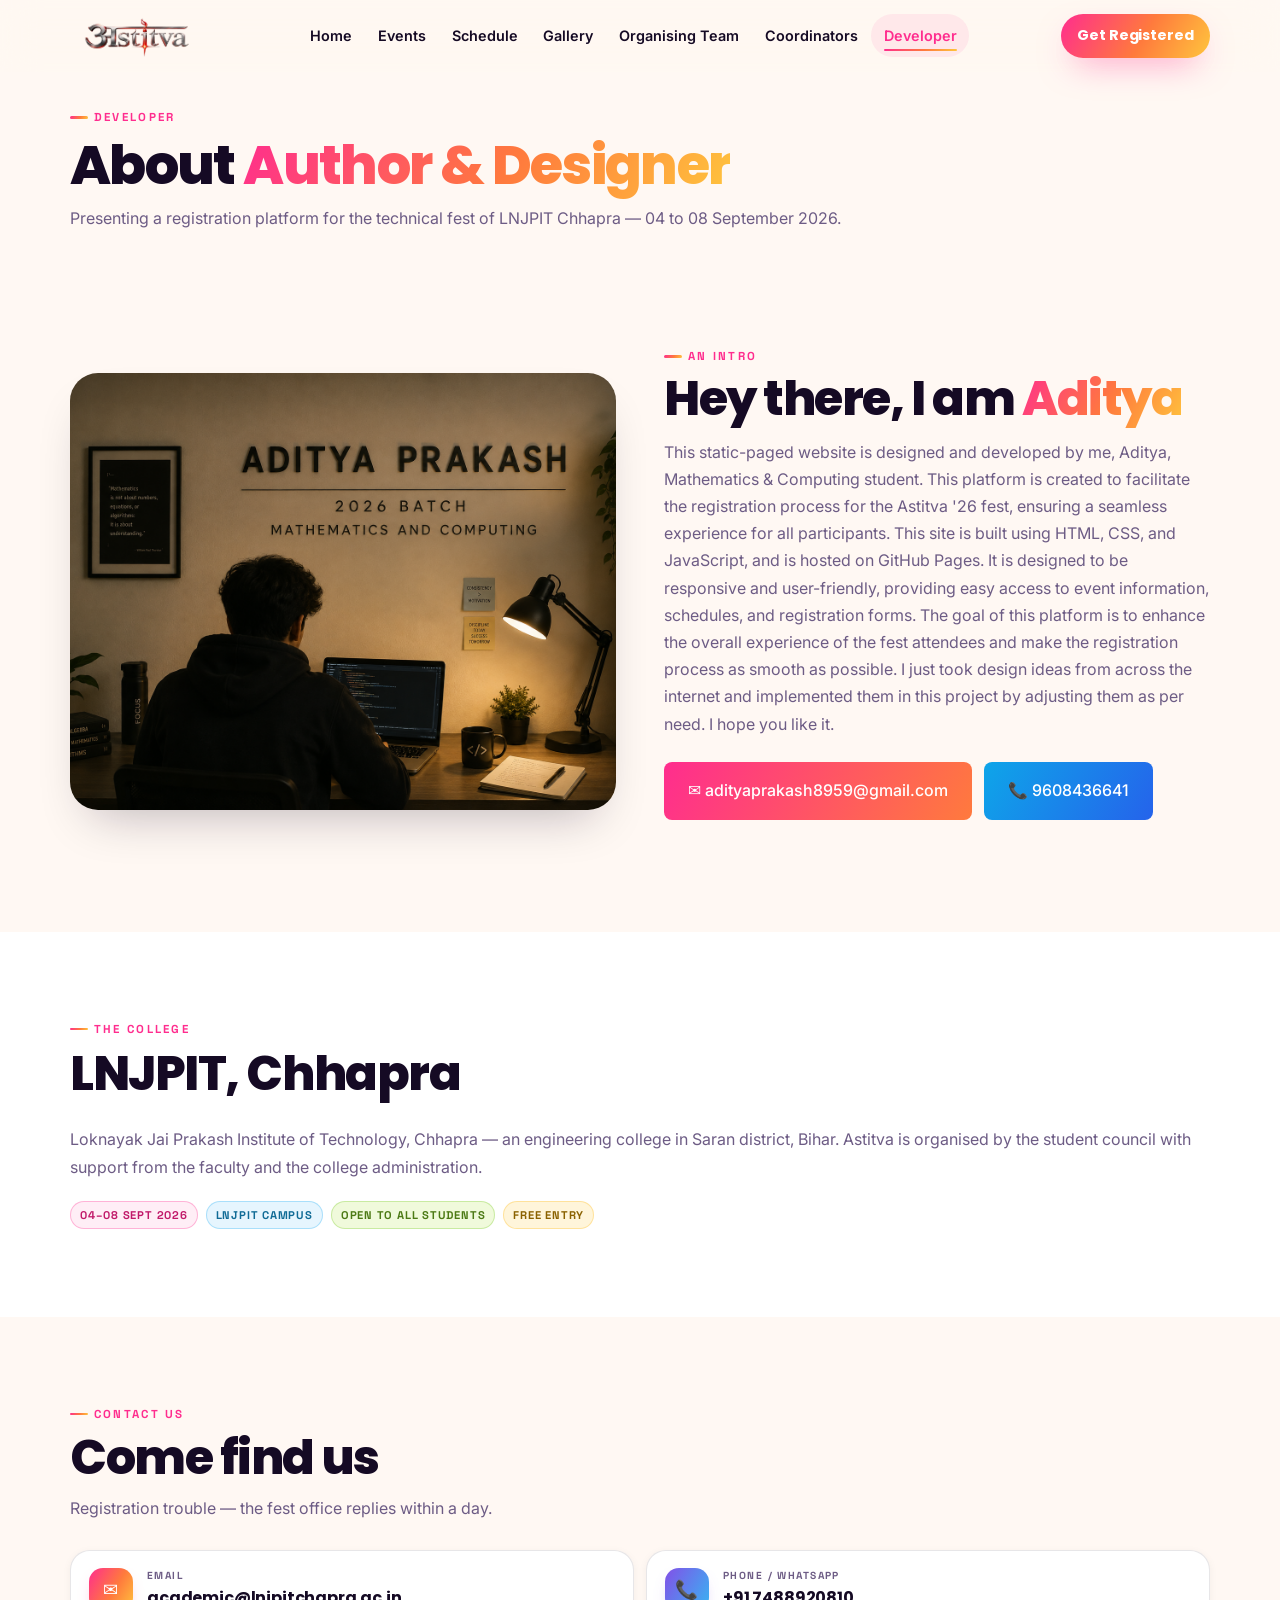
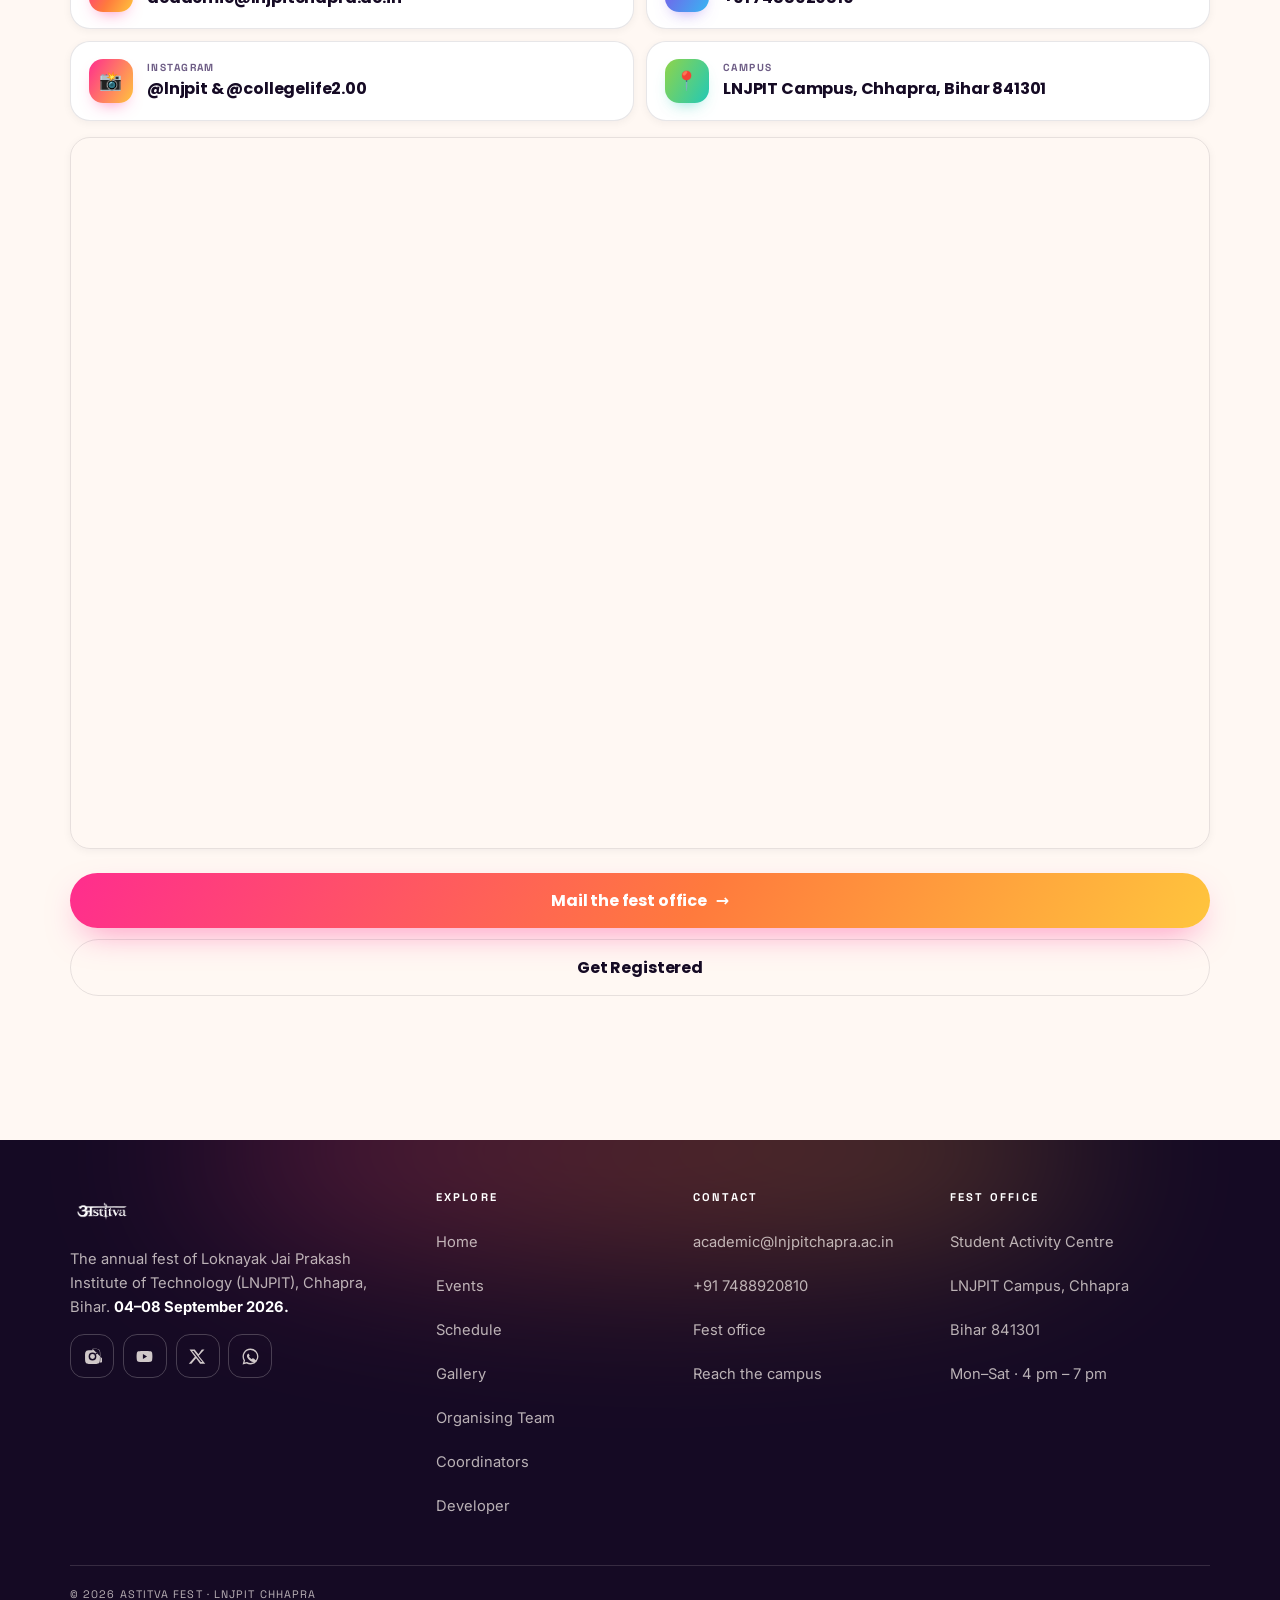
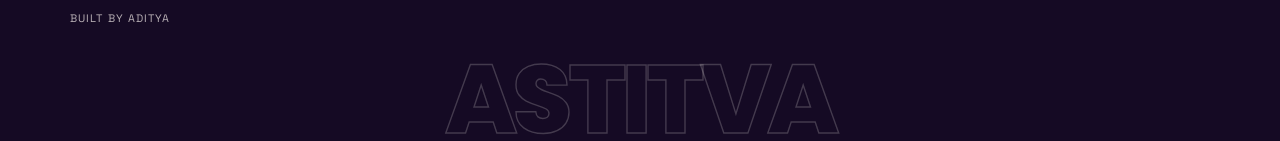
<file: fest-site/about-us.html>
<!DOCTYPE html>
<html lang="en">
<head>
<meta charset="UTF-8" />
<meta name="viewport" content="width=device-width, initial-scale=1" />
<title>Developer — ASTITVA '26</title>
<meta name="description" content="About Astitva '26, the annual fest of LNJPIT Chhapra, and how to contact the team." />
<meta name="theme-color" content="#150a24" />
<meta property="og:title" content="Developer — ASTITVA '26" />
<link rel="icon" href="data:image/svg+xml,%3Csvg xmlns='http://www.w3.org/2000/svg' viewBox='0 0 100 100'%3E%3Crect width='100' height='100' rx='24' fill='%23150a24'/%3E%3Ctext x='50' y='68' font-size='52' font-family='sans-serif' font-weight='bold' fill='%23ff2d8e' text-anchor='middle'%3EA%3C/text%3E%3C/svg%3E" />
<link rel="preconnect" href="https://fonts.googleapis.com" />
<link rel="preconnect" href="https://fonts.gstatic.com" crossorigin />
<link href="https://fonts.googleapis.com/css2?family=Inter:wght@400;500;600;700&family=Poppins:wght@600;700;800&family=Space+Grotesk:wght@500;700&display=swap" rel="stylesheet" />
<link rel="stylesheet" href="assets/css/style.css" />
</head>
<body>

<header class="header">
  <div class="header__inner">
    <a href="index.html" class="brand">
      <img class="brand__logo" src="assets/img/festlogo.png" alt="Astitva '26" />
    </a>

    <nav class="nav__links" aria-label="Main">
      <a class="nav__link" href="index.html">Home</a>
      <a class="nav__link" href="events.html">Events</a>
      <a class="nav__link" href="schedule.html">Schedule</a>
      <a class="nav__link" href="index.html#gallery">Gallery</a>
      <a class="nav__link" href="organising-team.html">Organising Team</a>
      <a class="nav__link" href="coordinators.html">Coordinators</a>
      <a class="nav__link" href="about-us.html">Developer</a>
    </nav>

    <div class="nav__cta">
      <a class="btn btn--primary btn--sm" href="register.html">Get Registered</a>
    </div>

    <button class="burger" aria-label="Open menu" aria-expanded="false">
      <span></span><span></span><span></span>
    </button>
  </div>
</header>

<div class="drawer">
  <div class="drawer__backdrop"></div>
  <div class="drawer__panel">
    <div class="drawer__head">
      <span class="eyebrow">Menu</span>
      <button class="drawer__close" aria-label="Close menu">✕</button>
    </div>
    <ul class="drawer__links">
      <li><a href="index.html">Home <span class="num">01</span></a></li>
      <li><a href="events.html">Events <span class="num">02</span></a></li>
      <li><a href="schedule.html">Schedule <span class="num">03</span></a></li>
      <li><a href="index.html#gallery">Gallery <span class="num">04</span></a></li>
      <li><a href="organising-team.html">Organising Team <span class="num">06</span></a></li>
      <li><a href="coordinators.html">Coordinators <span class="num">05</span></a></li>
      <li><a href="about-us.html">Developer <span class="num">07</span></a></li>
    </ul>
    <div class="drawer__foot">
      <a class="btn btn--primary btn--block" href="register.html">Get Registered <span class="ic">→</span></a>
      <p class="drawer__note">04–08 Sept 2026 · LNJPIT Campus, Chhapra</p>
    </div>
  </div>
</div>

<main>

<section class="section section--tight" style="padding-top:calc(var(--nav-h) + 2.25rem)">
  <div class="container">
    <div class="shead reveal" style="margin-bottom:0">
      <div class="shead__text">
        <span class="eyebrow">Developer</span>
        <h1 class="display h1" style="font-size:clamp(2.2rem,9vw,3.4rem)">About <span class="grad-text">Author & Designer</span></h1>
        <p class="lede">Presenting a registration platform for the technical fest of LNJPIT Chhapra — 04 to 08 September 2026.</p>
      </div>
    </div>
  </div>
</section>

<section class="section" style="padding-top:1.25rem">
  <div class="container about">
    <div class="about__img reveal">
      <img src="assets/img/myself.png" alt="Students celebrating at Astitva fest" loading="lazy" />
    </div>

    <div class="reveal">
      <span class="eyebrow">An Intro</span>
      <h2 class="display h2" style="margin:.6rem 0 .9rem">Hey there, I am  <span class="grad-text">Aditya</span></h2>
      <p class="lede">
       This static-paged website is designed and developed by me, Aditya, Mathematics & Computing student. This platform is created to facilitate the registration process for the Astitva '26 fest, ensuring a seamless experience for all participants. 
This site is built using HTML, CSS, and JavaScript, and is hosted on GitHub Pages. It is designed to be responsive and user-friendly, providing easy access to event information, schedules, and registration forms. The goal of this platform is to enhance the overall experience of the fest attendees and make the registration process as smooth as possible. I just took design ideas from across the internet and implemented them in this project by adjusting them as per need. I hope you like it.
      </p>
      <p class="lede" style="margin-top:.8rem">
       
      </p>

      <div style="display:flex;flex-wrap:wrap;gap:0.75rem;margin-top:1.5rem">
        <a href="mailto:adityaprakash8959@gmail.com" style="display:inline-block;padding:1rem 1.5rem;background:linear-gradient(120deg,#ff2d8e,#ff7a3d);color:#fff;border-radius:0.5rem;text-decoration:none;font-weight:500;transition:transform 0.2s;cursor:pointer" onmouseover="this.style.transform='scale(1.05)'" onmouseout="this.style.transform='scale(1)'">
          ✉️ adityaprakash8959@gmail.com
        </a>
        <a href="tel:+919608436641" style="display:inline-block;padding:1rem 1.5rem;background:linear-gradient(120deg,#0ea5e9,#2563eb);color:#fff;border-radius:0.5rem;text-decoration:none;font-weight:500;transition:transform 0.2s;cursor:pointer" onmouseover="this.style.transform='scale(1.05)'" onmouseout="this.style.transform='scale(1)'">
          📞 9608436641
        </a>
      </div>

      <div class="stats">
        <!-- <div class="stat"><b data-count-to="10">0</b><span>Events</span></div>
        <div class="stat"><b data-count-to="5">0</b><span>Days</span></div>
        <div class="stat"><b data-count-to="5000">0</b><span>Footfall</span></div>
        <div class="stat"><b data-count-to="50000">0</b><span>Prize pool</span></div> -->
      </div>
    </div>
  </div>
</section>

<section class="section section--alt">
  <div class="container">
    <div class="shead reveal">
      <div class="shead__text">
        <span class="eyebrow">The college</span>
        <h2 class="display h2">LNJPIT, Chhapra</h2>
      </div>
    </div>
    <p class="lede reveal">
      Loknayak Jai Prakash Institute of Technology, Chhapra — an engineering college in Saran
      district, Bihar. Astitva is organised by the student council with support from the faculty
      and the college administration.
    </p>
    <div class="reveal" style="display:flex;flex-wrap:wrap;gap:.5rem;margin-top:1.25rem">
      <span class="chip chip--pink">04–08 Sept 2026</span>
      <span class="chip chip--sky">LNJPIT Campus</span>
      <span class="chip chip--lime">Open to all students</span>
      <span class="chip chip--sun">Free entry</span>
    </div>
  </div>
</section>

<section class="section" id="contact">
  <div class="container">
    <div class="shead reveal">
      <div class="shead__text">
        <span class="eyebrow">Contact us</span>
        <h2 class="display h2">Come find us</h2>
        <p class="lede">Registration trouble — the fest office replies within a day.</p>
      </div>
    </div>

    <div class="contact__grid">
      <button class="ccard reveal" type="button" data-copy="astitva@lnjpit.ac.in" style="width:100%;text-align:left">
        <span class="ccard__icon">✉️</span>
        <div><small>Email</small><strong href="academic@lnjpitchapra.ac.in">academic@lnjpitchapra.ac.in</strong></div>
      </button>

      <button class="ccard reveal" type="button" data-copy="+91 12345 67890" style="width:100%;text-align:left">
        <span class="ccard__icon ccard__icon--cool">📞</span>
        <div><small>Phone / WhatsApp</small><strong>+91 7488920810</strong></div>
      </button>

      <a class="ccard reveal" href="#" target="_blank" rel="noopener">
        <span class="ccard__icon" style="background:linear-gradient(120deg,#ff2d8e,#ffc53d)">📸</span>
        <div><small>Instagram</small><strong href="https://www.instagram.com/collegelife2.00">@lnjpit & @collegelife2.00</strong></div>
      </a>

      <div class="ccard reveal">
        <span class="ccard__icon ccard__icon--mint">📍</span>
        <div><small>Campus</small><strong>LNJPIT Campus, Chhapra, Bihar 841301</strong></div>
      </div>
    </div>

    <div class="map reveal">
      <iframe
        title="LNJPIT Chhapra on Google Maps"
        src="https://maps.google.com/maps?q=Loknayak%20Jai%20Prakash%20Institute%20of%20Technology%2C%20Chhapra%2C%20Bihar&output=embed"
        loading="lazy" referrerpolicy="no-referrer-when-downgrade"></iframe>
    </div>

    <div class="reveal" style="margin-top:1.5rem;display:grid;gap:.7rem">
      <a class="btn btn--primary" href="mailto:astitva@lnjpit.ac.in">Mail the fest office <span class="ic">→</span></a>
      <a class="btn btn--ghost" href="register.html">Get Registered</a>
    </div>
  </div>
</section>

</main>

<footer class="footer">
  <div class="container">
    <div class="footer__grid">
      <div class="footer__brand">
        <a href="index.html" class="brand">
          <img class="brand__logo" src="assets/img/festlogo.png" alt="Astitva '26" />
        </a>
        <p>The annual fest of Loknayak Jai Prakash Institute of Technology (LNJPIT), Chhapra, Bihar. <strong style="color:#fff">04–08 September 2026.</strong></p>
        <div class="socials">
          <a href="#" aria-label="Instagram"><svg viewBox="0 0 24 24"><path d="M12 2.2c3.2 0 3.6 0 4.9.07 1.2.05 1.8.25 2.2.42.6.22 1 .48 1.4.9.42.42.68.82.9 1.4.17.4.37 1 .42 2.2.06 1.3.07 1.7.07 4.9s0 3.6-.07 4.9c-.05 1.2-.25 1.8-.42 2.2-.22.6-.48 1-.9 1.4-.42.42-.68.82-.9 1.4-.17.4-.37 1-.42 2.2-.06 1.3-.07 1.7-.07 4.9s0-3.6.07-4.9c.05-1.2.25-1.8.42-2.2.22-.6.48-1 .9-1.4.42-.42.82-.68 1.4-.9.4-.17 1-.37 2.2-.42 1.3-.06 1.7-.07 4.9-.07Zm0 1.8c-3.1 0-3.5 0-4.7.07-1.1.05-1.7.24-2.1.4-.5.2-.9.44-1.3.83-.4.4-.63.8-.83 1.3-.16.4-.35 1-.4 2.1C2.6 8.5 2.6 8.9 2.6 12s0 3.5.07 4.7c.05 1.1.24 1.7.4 2.1.2.5.44.9.83 1.3.4.4.8.63 1.3.83.4.16 1 .35 2.1.4 1.2.07 1.6.07 4.7.07s3.5 0 4.7-.07c1.1-.05 1.7-.24 2.1-.4.5-.2.9-.44 1.3-.83.4-.4.63-.8.83-1.3.16-.4.35-1 .4-2.1.07-1.2.07-1.6.07-4.7s0-3.5-.07-4.7c-.05-1.1-.24-1.7-.4-2.1-.2-.5-.44-.9-.83-1.3-.4-.4-.8-.63-1.3-.83-.4-.16-1-.35-2.1-.4-1.2-.07-1.6-.07-4.7-.07Zm0 3.1a4.9 4.9 0 1 1 0 9.8 4.9 4.9 0 0 1 0-9.8Zm0 1.8a3.1 3.1 0 1 0 0 6.2 3.1 3.1 0 0 0 0-6.2Zm5.1-2a1.15 1.15 0 1 1 0 2.3 1.15 1.15 0 0 1 0-2.3Z"/></svg></a>
          <a href="#" aria-label="YouTube"><svg viewBox="0 0 24 24"><path d="M21.6 7.2c-.2-.9-.9-1.6-1.8-1.8C18 5 12 5 12 5s-6 0-7.8.4c-.9.2-1.6.9-1.8 1.8C2 9 2 12 2 12s0 3 .4 4.8c.2.9.9 1.6 1.8 1.8C6 19 12 19 12 19s6 0 7.8-.4c.9-.2 1.6-.9 1.8-1.8.4-1.8.4-4.8.4-4.8s0-3-.4-4.8ZM10 15.2V8.8l5.2 3.2-5.2 3.2Z"/></svg></a>
          <a href="#" aria-label="X"><svg viewBox="0 0 24 24"><path d="M17.5 3h3.3l-7.2 8.2L21.8 21h-6.5l-5.1-6.7L4.3 21H1l7.7-8.8L1.9 3h6.6l4.6 6.1L17.5 3Zm-1.2 16h1.8L7.1 4.9H5.2L16.3 19Z"/></svg></a>
          <a href="#" aria-label="WhatsApp"><svg viewBox="0 0 24 24"><path d="M12 2a10 10 0 0 0-8.6 15.1L2 22l5-1.3A10 10 0 1 0 12 2Zm0 1.8a8.2 8.2 0 1 1-4.2 15.2l-.4-.2-3 .8.8-2.9-.3-.4A8.2 8.2 0 0 1 12 3.8Zm4.6 11.1c-.2-.1-1.3-.6-1.5-.7-.2-.1-.4-.1-.5.1l-.7.9c-.1.2-.3.2-.5.1a6.7 6.7 0 0 1-3.3-2.9c-.1-.3 0-.4.1-.5l.6-.8c.1-.2.1-.3 0-.5l-.7-1.6c-.2-.4-.4-.4-.5-.4h-.5c-.2 0-.5.1-.7.4-.3.3-.9 1-.9 2.3s1 2.7 1.1 2.9c.1.2 1.8 2.9 4.5 4 2 .8 2.7.8 3.5.7.6-.1 1.3-.6 1.5-1.2.2-.6.2-1.1.1-1.2-.1-.1-.2-.2-.4-.3Z"/></svg></a>
        </div>
      </div>

      <div>
        <h4>Explore</h4>
        <ul>
          <li><a href="index.html">Home</a></li>
          <li><a href="events.html">Events</a></li>
          <li><a href="schedule.html">Schedule</a></li>
          <li><a href="index.html#gallery">Gallery</a></li>
          <li><a href="organising-team.html">Organising Team</a></li>
          <li><a href="coordinators.html">Coordinators</a></li>
          <li><a href="about-us.html">Developer</a></li>
        </ul>
      </div>

      <div>
        <h4>Contact</h4>
        <ul>
          <li><a href="mailto:academic@lnjpitchapra.ac.in">academic@lnjpitchapra.ac.in</a></li>
          <li><a href="tel:+91 7488920810">+91 7488920810</a></li>
          <li><a href="register.html#contact">Fest office</a></li>
          <li><a href="about-us.html#contact">Reach the campus</a></li>
        </ul>
      </div>

      <div>
        <h4>Fest office</h4>
        <ul>
          <li>Student Activity Centre</li>
          <li>LNJPIT Campus, Chhapra</li>
          <li>Bihar 841301</li>
          <li>Mon–Sat · 4 pm – 7 pm</li>
        </ul>
      </div>
    </div>

    <div class="footer__bottom">
      <span>© 2026 Astitva Fest · LNJPIT Chhapra</span>
      <span>Built by Aditya</span>
    </div>
    <div class="footer__wordmark" aria-hidden="true">ASTITVA</div>
  </div>
</footer>

<div class="actionbar">
  <div class="actionbar__inner">
    <a class="btn btn--primary" href="register.html">Get Registered</a>
    <a class="btn btn--ghost" href="about-us.html#contact">Contact</a>
  </div>
</div>

<script src="assets/js/main.js"></script>
</body>
</html>
</file>
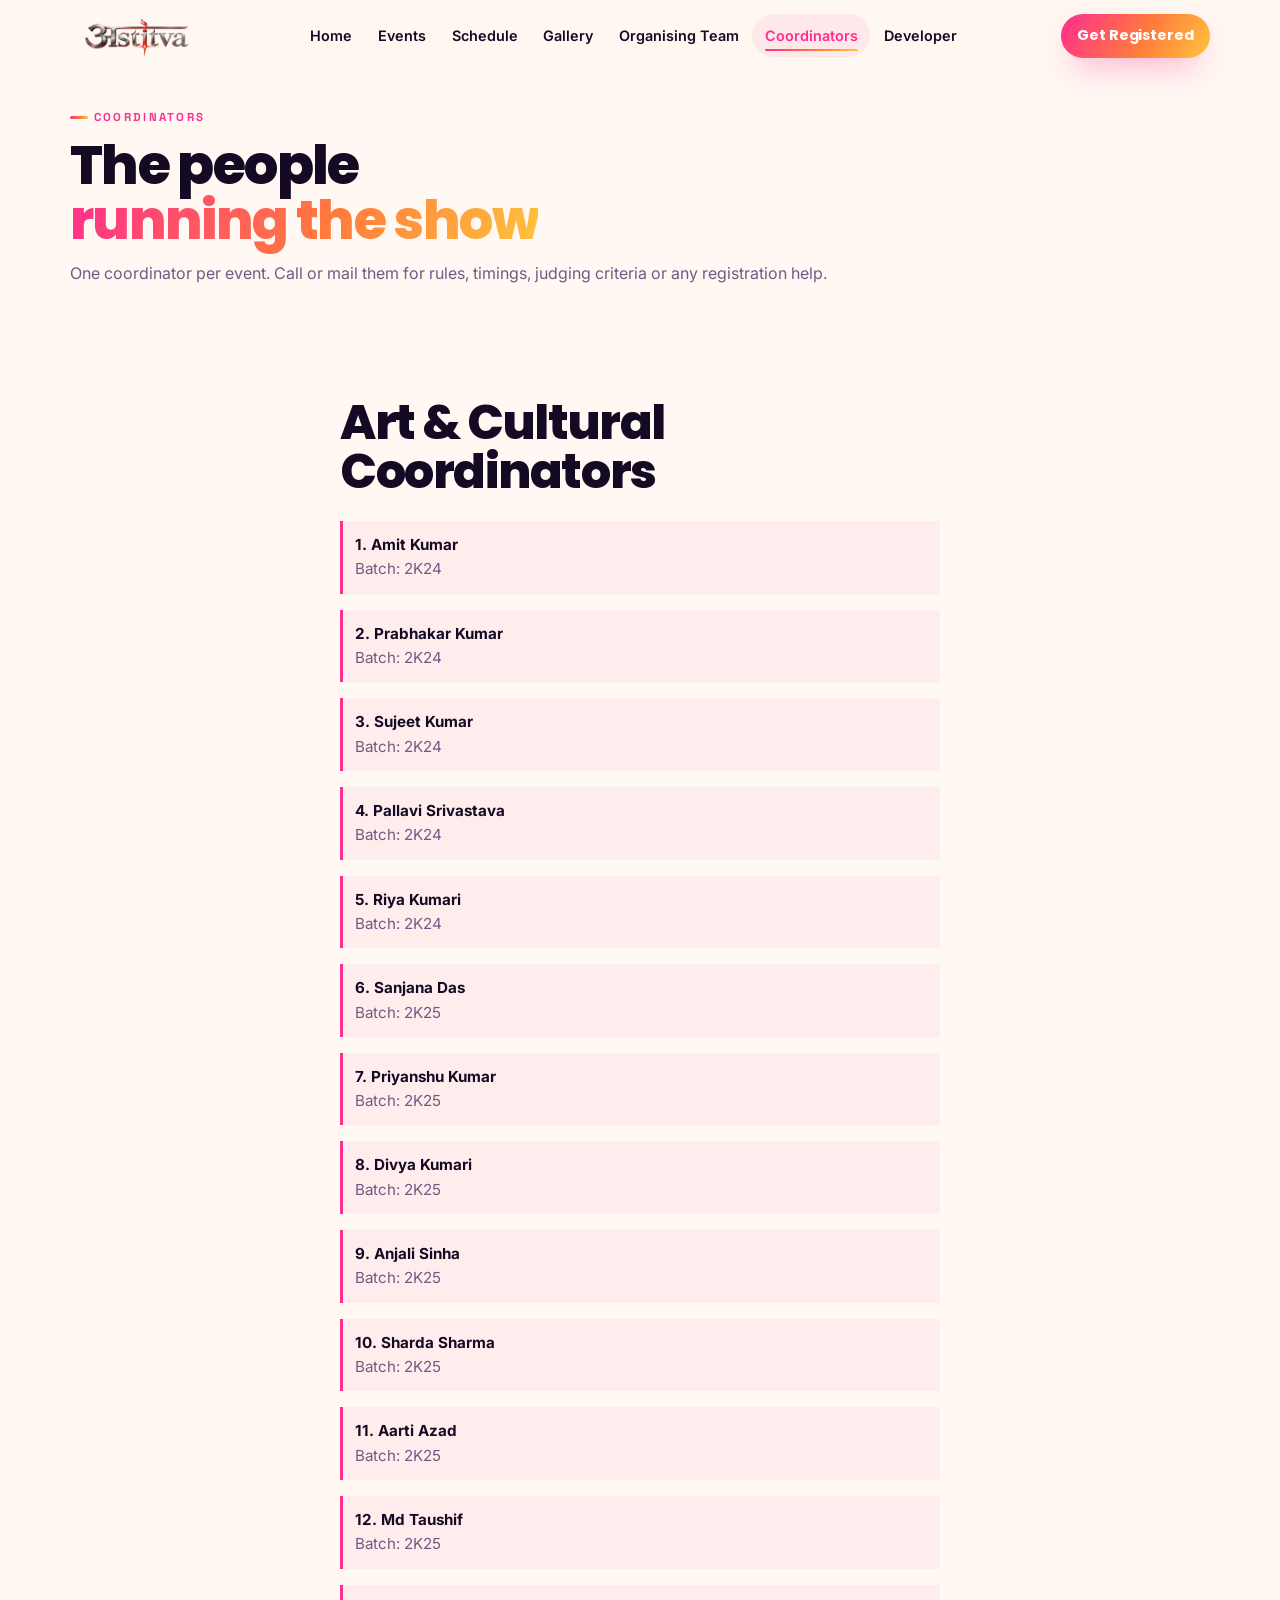
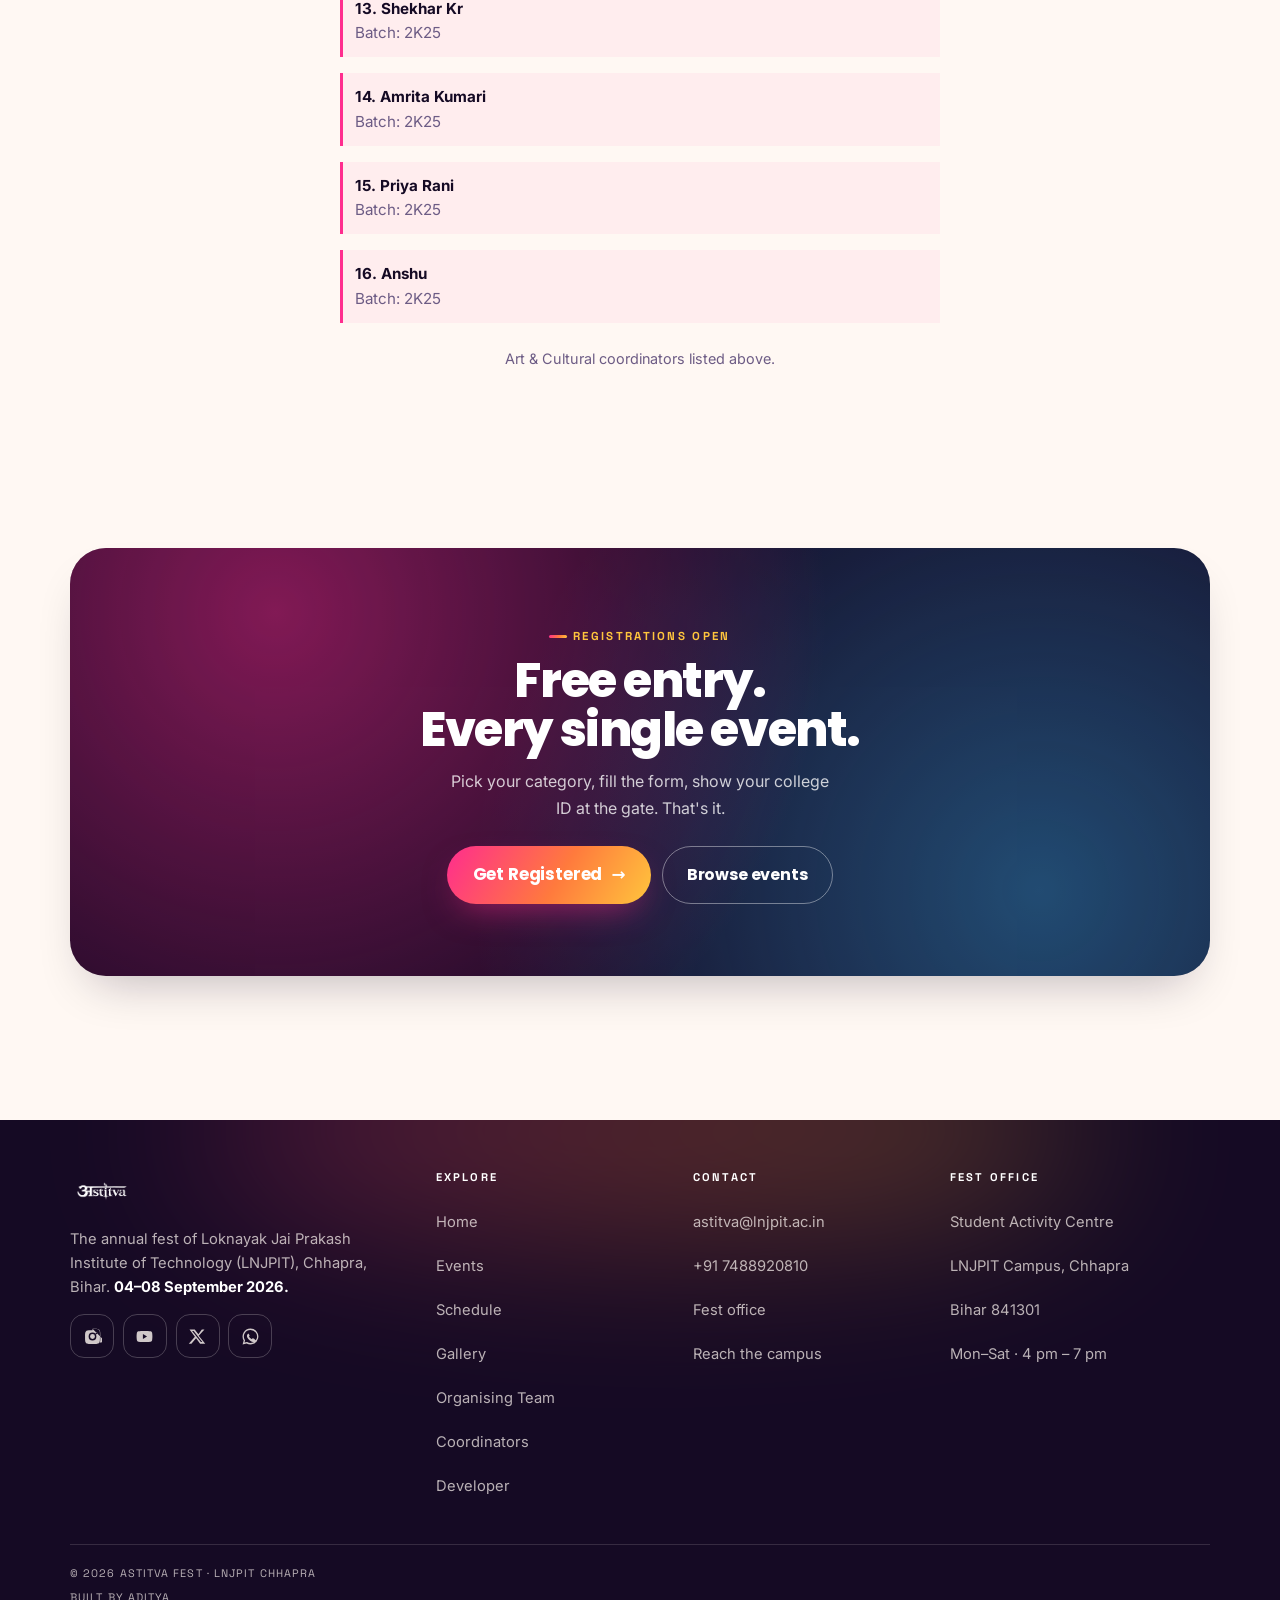
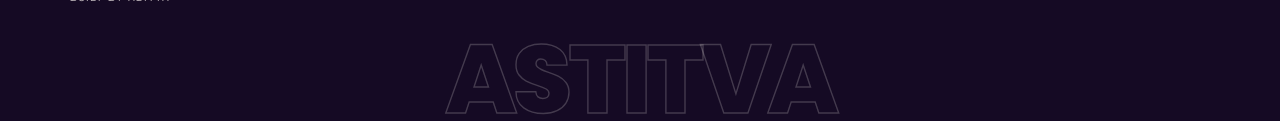
<file: fest-site/coordinators.html>
<!DOCTYPE html>
<html lang="en">
<head>
<meta charset="UTF-8" />
<meta name="viewport" content="width=device-width, initial-scale=1" />
<title>Coordinators — ASTITVA '26</title>
<meta name="description" content="Event-wise coordinators for Astitva '26 at LNJPIT Chhapra. Call or mail for rules and timings." />
<meta name="theme-color" content="#150a24" />
<meta property="og:title" content="Coordinators — ASTITVA '26" />
<link rel="icon" href="data:image/svg+xml,%3Csvg xmlns='http://www.w3.org/2000/svg' viewBox='0 0 100 100'%3E%3Crect width='100' height='100' rx='24' fill='%23150a24'/%3E%3Ctext x='50' y='68' font-size='52' font-family='sans-serif' font-weight='bold' fill='%23ff2d8e' text-anchor='middle'%3EA%3C/text%3E%3C/svg%3E" />
<link rel="preconnect" href="https://fonts.googleapis.com" />
<link rel="preconnect" href="https://fonts.gstatic.com" crossorigin />
<link href="https://fonts.googleapis.com/css2?family=Inter:wght@400;500;600;700&family=Poppins:wght@600;700;800&family=Space+Grotesk:wght@500;700&display=swap" rel="stylesheet" />
<link rel="stylesheet" href="assets/css/style.css" />
</head>
<body>

<header class="header">
  <div class="header__inner">
    <a href="index.html" class="brand">
      <img class="brand__logo" src="assets/img/festlogo.png" alt="Astitva '26" />
    </a>

    <nav class="nav__links" aria-label="Main">
      <a class="nav__link" href="index.html">Home</a>
      <a class="nav__link" href="events.html">Events</a>
      <a class="nav__link" href="schedule.html">Schedule</a>
      <a class="nav__link" href="index.html#gallery">Gallery</a>
      <a class="nav__link" href="organising-team.html">Organising Team</a>
      <a class="nav__link" href="coordinators.html">Coordinators</a>
      <a class="nav__link" href="about-us.html">Developer</a>
    </nav>

    <div class="nav__cta">
      <a class="btn btn--primary btn--sm" href="register.html">Get Registered</a>
    </div>

    <button class="burger" aria-label="Open menu" aria-expanded="false">
      <span></span><span></span><span></span>
    </button>
  </div>
</header>

<div class="drawer">
  <div class="drawer__backdrop"></div>
  <div class="drawer__panel">
    <div class="drawer__head">
      <span class="eyebrow">Menu</span>
      <button class="drawer__close" aria-label="Close menu">✕</button>
    </div>
    <ul class="drawer__links">
      <li><a href="index.html">Home <span class="num"></span></a></li>
      <li><a href="events.html">Events <span class="num"></span></a></li>
      <li><a href="schedule.html">Schedule <span class="num"></span></a></li>
      <li><a href="index.html#gallery">Gallery <span class="num"></span></a></li>
      <li><a href="organising-team.html">Organising Team <span class="num"></span></a></li>
      <li><a href="coordinators.html">Coordinators <span class="num"></span></a></li>
      <li><a href="about-us.html">Developer <span class="num"></span></a></li>
    </ul>
    <div class="drawer__foot">
      <a class="btn btn--primary btn--block" href="register.html">Get Registered <span class="ic">→</span></a>
      <p class="drawer__note">04–08 Sept 2026 · LNJPIT Campus, Chhapra</p>
    </div>
  </div>
</div>

<main>

<section class="section section--tight" style="padding-top:calc(var(--nav-h) + 2.25rem)">
  <div class="container">
    <div class="shead reveal" style="margin-bottom:0">
      <div class="shead__text">
        <span class="eyebrow">Coordinators</span>
        <h1 class="display h1" style="font-size:clamp(2.2rem,9vw,3.4rem)">The people<br><span class="grad-text">running the show</span></h1>
        <p class="lede">One coordinator per event. Call or mail them for rules, timings, judging criteria or any registration help.</p>
      </div>
    </div>
  </div>
</section>

<section class="section" style="padding-top:1.5rem">
  <div class="container">
    <!-- Images section hidden -->
    <!-- <div class="people">
      [Image-based cards hidden - using list view instead]
    </div> -->

    <!-- List view for Art & Cultural Coordinators -->
    <div class="reveal" style="max-width:600px;margin:0 auto">
      <h2 class="display h2" style="margin-bottom:1.5rem">Art & Cultural Coordinators</h2>
      
      <div style="display:grid;gap:1rem;font-size:0.95rem;line-height:1.6">
        <div style="padding:0.75rem;border-left:3px solid #ff2d8e;background:rgba(255,45,142,0.05)">
          <strong>1. Amit Kumar</strong><br>
          <span style="color:var(--muted)">Batch: 2K24</span>
        </div>
        <div style="padding:0.75rem;border-left:3px solid #ff2d8e;background:rgba(255,45,142,0.05)">
          <strong>2. Prabhakar Kumar</strong><br>
          <span style="color:var(--muted)">Batch: 2K24</span>
        </div>
        <div style="padding:0.75rem;border-left:3px solid #ff2d8e;background:rgba(255,45,142,0.05)">
          <strong>3. Sujeet Kumar</strong><br>
          <span style="color:var(--muted)">Batch: 2K24</span>
        </div>
        <div style="padding:0.75rem;border-left:3px solid #ff2d8e;background:rgba(255,45,142,0.05)">
          <strong>4. Pallavi Srivastava</strong><br>
          <span style="color:var(--muted)">Batch: 2K24</span>
        </div>
        <div style="padding:0.75rem;border-left:3px solid #ff2d8e;background:rgba(255,45,142,0.05)">
          <strong>5. Riya Kumari</strong><br>
          <span style="color:var(--muted)">Batch: 2K24</span>
        </div>
        <div style="padding:0.75rem;border-left:3px solid #ff2d8e;background:rgba(255,45,142,0.05)">
          <strong>6. Sanjana Das</strong><br>
          <span style="color:var(--muted)">Batch: 2K25</span>
        </div>
        <div style="padding:0.75rem;border-left:3px solid #ff2d8e;background:rgba(255,45,142,0.05)">
          <strong>7. Priyanshu Kumar</strong><br>
          <span style="color:var(--muted)">Batch: 2K25</span>
        </div>

        <div style="padding:0.75rem;border-left:3px solid #ff2d8e;background:rgba(255,45,142,0.05)">
          <strong>8. Divya Kumari</strong><br>
          <span style="color:var(--muted)">Batch: 2K25</span>
        </div>
        <div style="padding:0.75rem;border-left:3px solid #ff2d8e;background:rgba(255,45,142,0.05)">
          <strong>9. Anjali Sinha</strong><br>
          <span style="color:var(--muted)">Batch: 2K25</span>
        </div>
        <div style="padding:0.75rem;border-left:3px solid #ff2d8e;background:rgba(255,45,142,0.05)">
          <strong>10. Sharda Sharma</strong><br>
          <span style="color:var(--muted)">Batch: 2K25</span>
        </div>
        <div style="padding:0.75rem;border-left:3px solid #ff2d8e;background:rgba(255,45,142,0.05)">
          <strong>11. Aarti Azad</strong><br>
          <span style="color:var(--muted)">Batch: 2K25</span>
        </div>
        <div style="padding:0.75rem;border-left:3px solid #ff2d8e;background:rgba(255,45,142,0.05)">
          <strong>12. Md Taushif</strong><br>
          <span style="color:var(--muted)">Batch: 2K25</span>
        </div>
        <div style="padding:0.75rem;border-left:3px solid #ff2d8e;background:rgba(255,45,142,0.05)">
          <strong>13. Shekhar Kr</strong><br>
          <span style="color:var(--muted)">Batch: 2K25</span>
        </div>
        <div style="padding:0.75rem;border-left:3px solid #ff2d8e;background:rgba(255,45,142,0.05)">
          <strong>14. Amrita Kumari</strong><br>
          <span style="color:var(--muted)">Batch: 2K25</span>
        </div>
        <div style="padding:0.75rem;border-left:3px solid #ff2d8e;background:rgba(255,45,142,0.05)">
          <strong>15. Priya Rani</strong><br>
          <span style="color:var(--muted)">Batch: 2K25</span>
        </div>
        <div style="padding:0.75rem;border-left:3px solid #ff2d8e;background:rgba(255,45,142,0.05)">
          <strong>16. Anshu</strong><br>
          <span style="color:var(--muted)">Batch: 2K25</span>
        </div>
      </div>
    </div>
    <!-- Old card-based layout commented out
      <article class="pcard reveal">
        <div class="pcard__img"><img src="assets/img/team/dummy-avatar.jpg" alt="Coordinator photo placeholder" loading="lazy" /></div>
        <div class="pcard__body">
          <strong>Name to be updated</strong>
          <span class="pcard__role">Event Coordinator</span>
          <a class="pcard__contact" href="tel:+910000000000">📞 +91 00000 00000</a><a class="pcard__contact" href="mailto:coordinator@lnjpit.ac.in">✉️ coordinator@lnjpit.ac.in</a>
        </div>
      </article>
      <article class="pcard reveal">
        <div class="pcard__img pcard__img--soon"><span>Photo<br>to be updated soon</span></div>
        <div class="pcard__body">
          <strong>To be updated soon</strong>
          <span class="pcard__role">Role — to be updated soon</span>
          <span class="pcard__contact pcard__contact--soon">📞 Contact to be updated soon</span>
          <span class="pcard__contact pcard__contact--soon">✉️ Email to be updated soon</span>
        </div>
      </article>
      [Remaining cards hidden - using list view]
    </div>
    -->

    <p class="lede reveal" style="margin-top:1.5rem;text-align:center;font-size:.9rem">
      Art & Cultural coordinators listed above.
    </p>
  </div>
</section>

<section class="section section--tight">
  <div class="container">
    <div class="cta-band reveal">
      <span class="eyebrow" style="color:var(--sun)">Registrations open</span>
      <h2 class="display h2" style="margin:.7rem 0 .8rem">Free entry.<br>Every single event.</h2>
      <p class="lede">Pick your category, fill the form, show your college ID at the gate. That's it.</p>
      <div class="actions">
        <a class="btn btn--primary btn--lg" href="register.html">Get Registered <span class="ic">→</span></a>
        <a class="btn btn--ghost" href="events.html">Browse events</a>
      </div>
    </div>
  </div>
</section>

</main>

<footer class="footer">
  <div class="container">
    <div class="footer__grid">
      <div class="footer__brand">
        <a href="index.html" class="brand">
          <img class="brand__logo" src="assets/img/festlogo.png" alt="Astitva '26" />
        </a>
        <p>The annual fest of Loknayak Jai Prakash Institute of Technology (LNJPIT), Chhapra, Bihar. <strong style="color:#fff">04–08 September 2026.</strong></p>
        <div class="socials">
          <a href="#" aria-label="Instagram"><svg viewBox="0 0 24 24"><path d="M12 2.2c3.2 0 3.6 0 4.9.07 1.2.05 1.8.25 2.2.42.6.22 1 .48 1.4.9.42.42.68.82.9 1.4.17.4.37 1 .42 2.2.06 1.3.07 1.7.07 4.9s0 3.6-.07 4.9c-.05 1.2-.25 1.8-.42 2.2-.22.6-.48 1-.9 1.4-.42.42-.68.82-.9 1.4-.17.4-.37 1-.42 2.2-.06 1.3-.07 1.7-.07 4.9s0-3.6.07-4.9c.05-1.2.25-1.8.42-2.2.22-.6.48-1 .9-1.4.42-.42.82-.68 1.4-.9.4-.17 1-.37 2.2-.42 1.3-.06 1.7-.07 4.9-.07Zm0 1.8c-3.1 0-3.5 0-4.7.07-1.1.05-1.7.24-2.1.4-.5.2-.9.44-1.3.83-.4.4-.63.8-.83 1.3-.16.4-.35 1-.4 2.1C2.6 8.5 2.6 8.9 2.6 12s0 3.5.07 4.7c.05 1.1.24 1.7.4 2.1.2.5.44.9.83 1.3.4.4.8.63 1.3.83.4.16 1 .35 2.1.4 1.2.07 1.6.07 4.7.07s3.5 0 4.7-.07c1.1-.05 1.7-.24 2.1-.4.5-.2.9-.44 1.3-.83.4-.4.63-.8.83-1.3.16-.4.35-1 .4-2.1.07-1.2.07-1.6.07-4.7s0-3.5-.07-4.7c-.05-1.1-.24-1.7-.4-2.1-.2-.5-.44-.9-.83-1.3-.4-.4-.8-.63-1.3-.83-.4-.16-1-.35-2.1-.4-1.2-.07-1.6-.07-4.7-.07Zm0 3.1a4.9 4.9 0 1 1 0 9.8 4.9 4.9 0 0 1 0-9.8Zm0 1.8a3.1 3.1 0 1 0 0 6.2 3.1 3.1 0 0 0 0-6.2Zm5.1-2a1.15 1.15 0 1 1 0 2.3 1.15 1.15 0 0 1 0-2.3Z"/></svg></a>
          <a href="#" aria-label="YouTube"><svg viewBox="0 0 24 24"><path d="M21.6 7.2c-.2-.9-.9-1.6-1.8-1.8C18 5 12 5 12 5s-6 0-7.8.4c-.9.2-1.6.9-1.8 1.8C2 9 2 12 2 12s0 3 .4 4.8c.2.9.9 1.6 1.8 1.8C6 19 12 19 12 19s6 0 7.8-.4c.9-.2 1.6-.9 1.8-1.8.4-1.8.4-4.8.4-4.8s0-3-.4-4.8ZM10 15.2V8.8l5.2 3.2-5.2 3.2Z"/></svg></a>
          <a href="#" aria-label="X"><svg viewBox="0 0 24 24"><path d="M17.5 3h3.3l-7.2 8.2L21.8 21h-6.5l-5.1-6.7L4.3 21H1l7.7-8.8L1.9 3h6.6l4.6 6.1L17.5 3Zm-1.2 16h1.8L7.1 4.9H5.2L16.3 19Z"/></svg></a>
          <a href="#" aria-label="WhatsApp"><svg viewBox="0 0 24 24"><path d="M12 2a10 10 0 0 0-8.6 15.1L2 22l5-1.3A10 10 0 1 0 12 2Zm0 1.8a8.2 8.2 0 1 1-4.2 15.2l-.4-.2-3 .8.8-2.9-.3-.4A8.2 8.2 0 0 1 12 3.8Zm4.6 11.1c-.2-.1-1.3-.6-1.5-.7-.2-.1-.4-.1-.5.1l-.7.9c-.1.2-.3.2-.5.1a6.7 6.7 0 0 1-3.3-2.9c-.1-.3 0-.4.1-.5l.6-.8c.1-.2.1-.3 0-.5l-.7-1.6c-.2-.4-.4-.4-.5-.4h-.5c-.2 0-.5.1-.7.4-.3.3-.9 1-.9 2.3s1 2.7 1.1 2.9c.1.2 1.8 2.9 4.5 4 2 .8 2.7.8 3.5.7.6-.1 1.3-.6 1.5-1.2.2-.6.2-1.1.1-1.2-.1-.1-.2-.2-.4-.3Z"/></svg></a>
        </div>
      </div>

      <div>
        <h4>Explore</h4>
        <ul>
          <li><a href="index.html">Home</a></li>
          <li><a href="events.html">Events</a></li>
          <li><a href="schedule.html">Schedule</a></li>
          <li><a href="index.html#gallery">Gallery</a></li>
          <li><a href="organising-team.html">Organising Team</a></li>
          <li><a href="coordinators.html">Coordinators</a></li>
          <li><a href="about-us.html">Developer</a></li>
        </ul>
      </div>

      <div>
        <h4>Contact</h4>
        <ul>
          <li><a href="mailto:astitva@lnjpit.ac.in">astitva@lnjpit.ac.in</a></li>
          <li><a href="tel:+911234567890">+91 7488920810</a></li>
          <li><a href="register.html#contact">Fest office</a></li>
          <li><a href="about-us.html#contact">Reach the campus</a></li>
        </ul>
      </div>

      <div>
        <h4>Fest office</h4>
        <ul>
          <li>Student Activity Centre</li>
          <li>LNJPIT Campus, Chhapra</li>
          <li>Bihar 841301</li>
          <li>Mon–Sat · 4 pm – 7 pm</li>
        </ul>
      </div>
    </div>

    <div class="footer__bottom">
      <span>© 2026 Astitva Fest · LNJPIT Chhapra</span>
      <span>Built by Aditya</span>
    </div>
    <div class="footer__wordmark" aria-hidden="true">ASTITVA</div>
  </div>
</footer>

<div class="actionbar">
  <div class="actionbar__inner">
    <a class="btn btn--primary" href="register.html">Get Registered</a>
    <a class="btn btn--ghost" href="organising-team.html">Team</a>
  </div>
</div>

<script src="assets/js/main.js"></script>
</body>
</html>
</file>
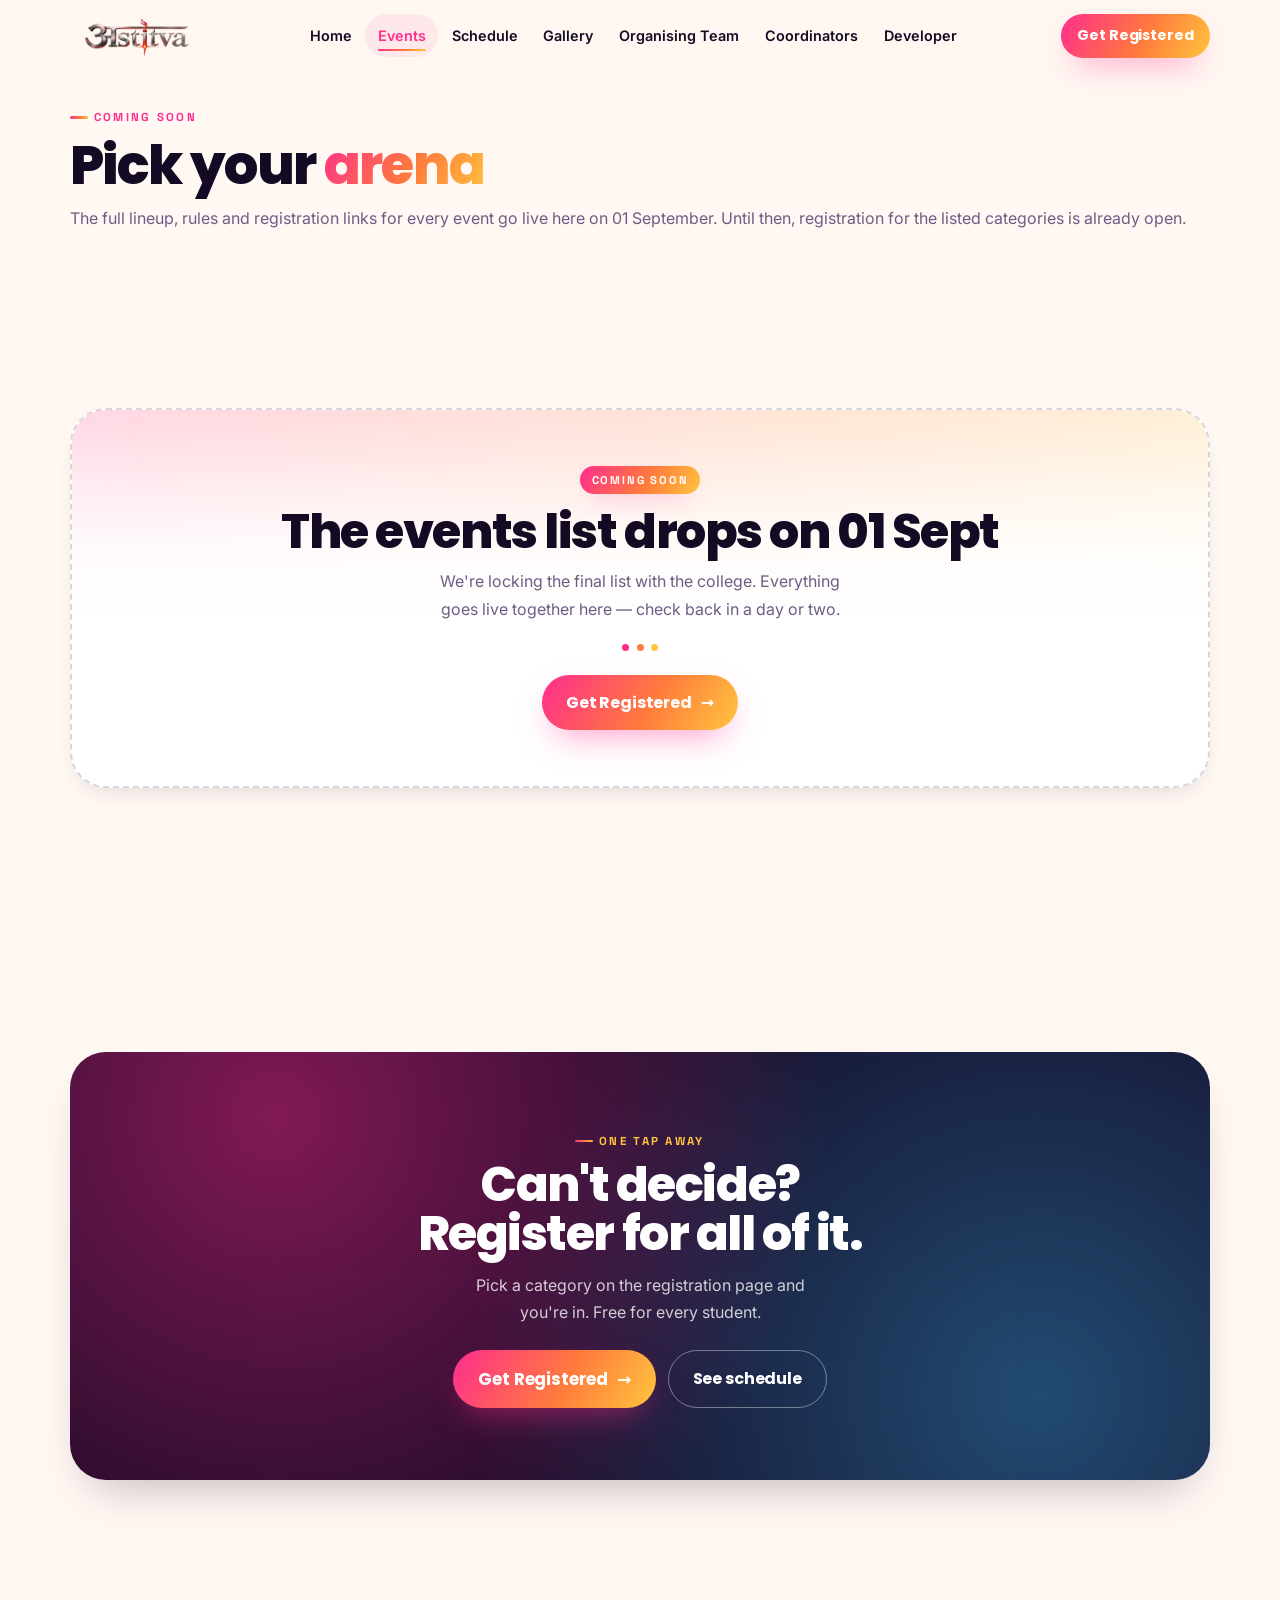
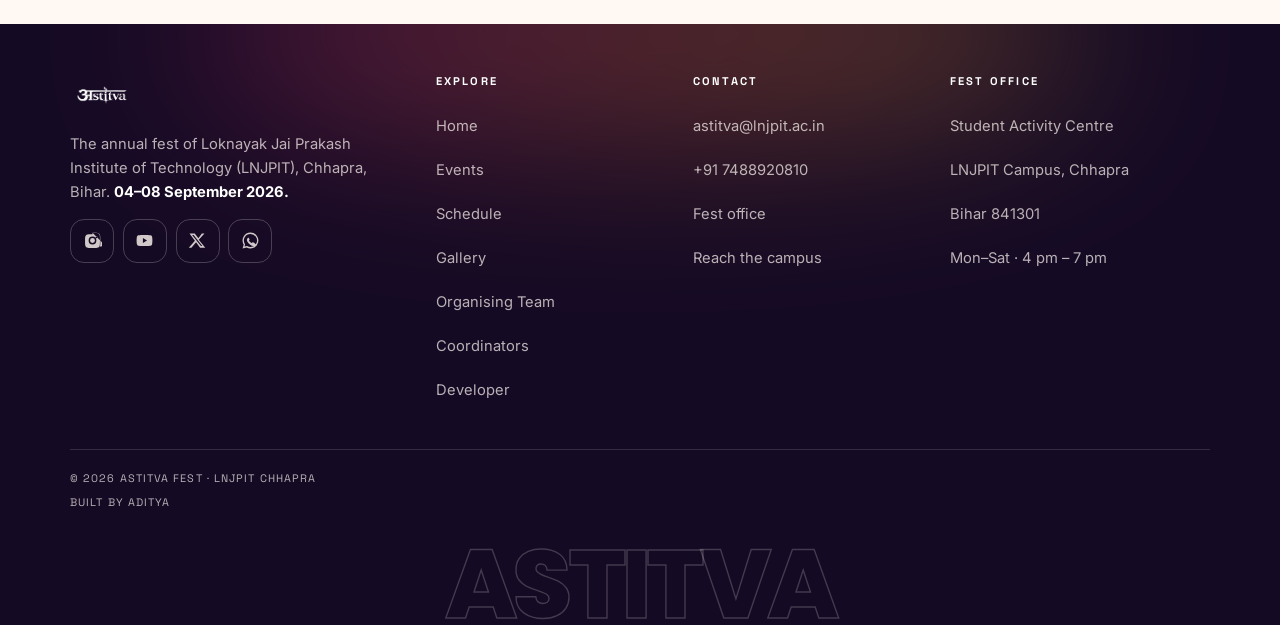
<file: fest-site/events.html>
<!DOCTYPE html>
<html lang="en">
<head>
<meta charset="UTF-8" />
<meta name="viewport" content="width=device-width, initial-scale=1" />
<title>Events — ASTITVA '26</title>
<meta name="description" content="Every event at ASTITVA '26 — cultural, technical, debate, e-sports, sports, literary and art. Tap register to open the form." />
<meta name="theme-color" content="#150a24" />
<link rel="icon" href="data:image/svg+xml,%3Csvg xmlns='http://www.w3.org/2000/svg' viewBox='0 0 100 100'%3E%3Crect width='100' height='100' rx='24' fill='%23150a24'/%3E%3Ctext x='50' y='68' font-size='56' font-family='sans-serif' font-weight='bold' fill='%23ff2d8e' text-anchor='middle'%3EZ%3C/text%3E%3C/svg%3E" />
<link rel="preconnect" href="https://fonts.googleapis.com" />
<link rel="preconnect" href="https://fonts.gstatic.com" crossorigin />
<link href="https://fonts.googleapis.com/css2?family=Inter:wght@400;500;600;700&family=Poppins:wght@600;700;800&family=Space+Grotesk:wght@500;700&display=swap" rel="stylesheet" />
<link rel="stylesheet" href="assets/css/style.css" />
</head>
<body>

<header class="header">
  <div class="header__inner">
    <a href="index.html" class="brand">
      <img class="brand__logo" src="assets/img/festlogo.png" alt="Astitva '26" />
    </a>

    <nav class="nav__links" aria-label="Main">
      <a class="nav__link" href="index.html">Home</a>
      <a class="nav__link" href="events.html">Events</a>
      <a class="nav__link" href="schedule.html">Schedule</a>
      <a class="nav__link" href="index.html#gallery">Gallery</a>
      <a class="nav__link" href="organising-team.html">Organising Team</a>
      <a class="nav__link" href="coordinators.html">Coordinators</a>
      <a class="nav__link" href="about-us.html">Developer</a>
    </nav>

    <div class="nav__cta">
      <a class="btn btn--primary btn--sm" href="register.html">Get Registered</a>
    </div>

    <button class="burger" aria-label="Open menu" aria-expanded="false">
      <span></span><span></span><span></span>
    </button>
  </div>
</header>

<div class="drawer">
  <div class="drawer__backdrop"></div>
  <div class="drawer__panel">
    <div class="drawer__head">
      <span class="eyebrow">Menu</span>
      <button class="drawer__close" aria-label="Close menu">✕</button>
    </div>
    <ul class="drawer__links">
      <li><a href="index.html">Home <span class="num">01</span></a></li>
      <li><a href="events.html">Events <span class="num">02</span></a></li>
      <li><a href="schedule.html">Schedule <span class="num">03</span></a></li>
      <li><a href="index.html#gallery">Gallery <span class="num">04</span></a></li>
      <li><a href="organising-team.html">Organising Team <span class="num">06</span></a></li>
      <li><a href="coordinators.html">Coordinators <span class="num">05</span></a></li>
      <li><a href="about-us.html">Developer <span class="num">07</span></a></li>
    </ul>
    <div class="drawer__foot">
      <a class="btn btn--primary btn--block" href="register.html">Get Registered <span class="ic">→</span></a>
      <p class="drawer__note">04–08 Sept 2026 · LNJPIT Campus, Chhapra</p>
    </div>
  </div>
</div>

<main>
<!-- ================= PAGE HEAD ================= -->
<section class="section section--tight" style="padding-top:calc(var(--nav-h) + 2.25rem)">
  <div class="container">
    <div class="shead reveal" style="margin-bottom:0">
      <div class="shead__text">
        <span class="eyebrow">Coming soon</span>
        <h1 class="display h1" style="font-size:clamp(2.2rem,9vw,3.4rem)">Pick your <span class="grad-text">arena</span></h1>
        <p class="lede">The full lineup, rules and registration links for every event go live here on 01 September. Until then, registration for the listed categories is already open.</p>
      </div>
    </div>
  </div>
</section>

<!-- ================= EVENTS ================= -->
<section class="section" id="coming-soon">
  <div class="container">
    <div class="soon__box reveal">
      <span class="soon__badge">Coming soon</span>
      <h2 class="display h2">The events list drops on 01 Sept</h2>
      <p class="lede">We're locking the final list with the college. Everything goes live together here — check back in a day or two.</p>
      <div class="soon__dots" aria-hidden="true"><i></i><i></i><i></i></div>
      <a class="btn btn--primary" href="register.html">Get Registered <span class="ic">→</span></a>
    </div>
  </div>
</section>

<section class="section" style="padding-top:0">
  <div class="container">
    <!-- ============================================================
     🔒  HIDDEN FOR NOW — "COMING SOON" IS SHOWING INSTEAD
     TO RESTORE: delete the attribute  hidden  from the line below
     (and delete the Coming Soon section above it).
     ============================================================ -->
    <div class="keep-for-later" hidden><div class="filters reveal" role="tablist" aria-label="Filter events">
      <button class="filter active" data-filter="all">All</button>
      <button class="filter" data-filter="cultural">Cultural</button>
      <button class="filter" data-filter="technical">Technical</button>
      <button class="filter" data-filter="debate">Debate</button>
      <button class="filter" data-filter="esports">E-Sports</button>
      <button class="filter" data-filter="sports">Sports</button>
      <button class="filter" data-filter="literary">Literary</button>
      <button class="filter" data-filter="art">Art &amp; Photo</button>
    </div>

    <div class="events__grid">

      <!-- ---------- CULTURAL ---------- -->
      <article class="ecard reveal" data-cat="cultural">
        <div class="ecard__top" style="background:linear-gradient(120deg,#ff2d8e,#ff7a3d)">
          <span class="ecard__cat">Cultural</span><span class="ecard__emoji">🎸</span>
        </div>
        <div class="ecard__body">
          <h3>Battle of Bands</h3>
          <p>Originals only. Three rounds, one stage, and a crowd that decides.</p>
          <div class="ecard__meta"><span>16 Oct · Main Stage</span><span class="ecard__prize">₹50,000</span></div>
          <div class="ecard__cta">
            <a class="btn btn--primary btn--block btn--sm" href="https://docs.google.com/forms/d/e/YOUR-FORM-ID/viewform" data-form="cultural">Register <span class="ic">→</span></a>
          </div>
        </div>
      </article>

      <article class="ecard reveal" data-cat="cultural">
        <div class="ecard__top" style="background:linear-gradient(120deg,#ffc53d,#ff7a3d)">
          <span class="ecard__cat">Cultural</span><span class="ecard__emoji">💃</span>
        </div>
        <div class="ecard__body">
          <h3>Step Up Crew</h3>
          <p>Crew of 4–12. Any style — hip hop, classical or folk fusion.</p>
          <div class="ecard__meta"><span>17 Oct · Open Air</span><span class="ecard__prize">₹30,000</span></div>
          <div class="ecard__cta">
            <a class="btn btn--primary btn--block btn--sm" href="https://docs.google.com/forms/d/e/YOUR-FORM-ID/viewform" data-form="cultural">Register <span class="ic">→</span></a>
          </div>
        </div>
      </article>

      <article class="ecard reveal" data-cat="cultural">
        <div class="ecard__top" style="background:linear-gradient(120deg,#8fd44a,#22c9b6)">
          <span class="ecard__cat">Drama</span><span class="ecard__emoji">🎭</span>
        </div>
        <div class="ecard__body">
          <h3>Rang Manch</h3>
          <p>Street play with a message. Fifteen minutes, right in the crowd.</p>
          <div class="ecard__meta"><span>17 Oct · Quadrangle</span><span class="ecard__prize">₹20,000</span></div>
          <div class="ecard__cta">
            <a class="btn btn--primary btn--block btn--sm" href="https://docs.google.com/forms/d/e/YOUR-FORM-ID/viewform" data-form="cultural">Register <span class="ic">→</span></a>
          </div>
        </div>
      </article>

      <article class="ecard reveal" data-cat="cultural">
        <div class="ecard__top" style="background:linear-gradient(120deg,#22c9b6,#37b6f2)">
          <span class="ecard__cat">Spotlight</span><span class="ecard__emoji">👑</span>
        </div>
        <div class="ecard__body">
          <h3>Mr. &amp; Ms. Astitva</h3>
          <p>Talent, wit and presence. The most contested title of the fest.</p>
          <div class="ecard__meta"><span>18 Oct · Main Stage</span><span class="ecard__prize">₹20,000</span></div>
          <div class="ecard__cta">
            <a class="btn btn--primary btn--block btn--sm" href="https://docs.google.com/forms/d/e/YOUR-FORM-ID/viewform" data-form="cultural">Register <span class="ic">→</span></a>
          </div>
        </div>
      </article>

      <article class="ecard reveal" data-cat="cultural">
        <div class="ecard__top" style="background:linear-gradient(120deg,#ff2d8e,#ffc53d)">
          <span class="ecard__cat">Comedy</span><span class="ecard__emoji">🎤</span>
        </div>
        <div class="ecard__body">
          <h3>Stand-Up Night</h3>
          <p>Five minutes of original material. Winner opens for the headliner.</p>
          <div class="ecard__meta"><span>18 Oct · Amphitheatre</span><span class="ecard__prize">₹12,000</span></div>
          <div class="ecard__cta">
            <a class="btn btn--primary btn--block btn--sm" href="https://docs.google.com/forms/d/e/YOUR-FORM-ID/viewform" data-form="cultural">Register <span class="ic">→</span></a>
          </div>
        </div>
      </article>

      <article class="ecard reveal" data-cat="cultural">
        <div class="ecard__top" style="background:linear-gradient(120deg,#8250e8,#ff2d8e)">
          <span class="ecard__cat">Music</span><span class="ecard__emoji">🎶</span>
        </div>
        <div class="ecard__body">
          <h3>Solo Singing</h3>
          <p>Any language, any genre. One song in round one, one in the final.</p>
          <div class="ecard__meta"><span>17 Oct · Seminar Hall</span><span class="ecard__prize">₹10,000</span></div>
          <div class="ecard__cta">
            <a class="btn btn--primary btn--block btn--sm" href="https://docs.google.com/forms/d/e/YOUR-FORM-ID/viewform" data-form="cultural">Register <span class="ic">→</span></a>
          </div>
        </div>
      </article>

      <!-- ---------- TECHNICAL ---------- -->
      <article class="ecard reveal" data-cat="technical">
        <div class="ecard__top" style="background:linear-gradient(120deg,#8250e8,#37b6f2)">
          <span class="ecard__cat">Technical</span><span class="ecard__emoji">💻</span>
        </div>
        <div class="ecard__body">
          <h3>HackAstitva 36H</h3>
          <p>Sleep is optional. Build something that solves a real campus problem.</p>
          <div class="ecard__meta"><span>16–18 Oct · Lab 4</span><span class="ecard__prize">₹40,000</span></div>
          <div class="ecard__cta">
            <a class="btn btn--primary btn--block btn--sm" href="https://docs.google.com/forms/d/e/YOUR-FORM-ID/viewform" data-form="technical">Register <span class="ic">→</span></a>
          </div>
        </div>
      </article>

      <article class="ecard reveal" data-cat="technical">
        <div class="ecard__top" style="background:linear-gradient(120deg,#ff7a3d,#ffc53d)">
          <span class="ecard__cat">Coding</span><span class="ecard__emoji">⚡</span>
        </div>
        <div class="ecard__body">
          <h3>Code Sprint</h3>
          <p>Three hours, twelve problems, one leaderboard. Bring your laptop.</p>
          <div class="ecard__meta"><span>16 Oct · Lab 2</span><span class="ecard__prize">₹15,000</span></div>
          <div class="ecard__cta">
            <a class="btn btn--primary btn--block btn--sm" href="https://docs.google.com/forms/d/e/YOUR-FORM-ID/viewform" data-form="technical">Register <span class="ic">→</span></a>
          </div>
        </div>
      </article>

      <article class="ecard reveal" data-cat="technical">
        <div class="ecard__top" style="background:linear-gradient(120deg,#37b6f2,#8fd44a)">
          <span class="ecard__cat">Robotics</span><span class="ecard__emoji">🤖</span>
        </div>
        <div class="ecard__body">
          <h3>Robo Wars</h3>
          <p>15 kg of metal, one arena, last bot standing. Weight checks are strict.</p>
          <div class="ecard__meta"><span>17 Oct · Workshop</span><span class="ecard__prize">₹25,000</span></div>
          <div class="ecard__cta">
            <a class="btn btn--primary btn--block btn--sm" href="https://docs.google.com/forms/d/e/YOUR-FORM-ID/viewform" data-form="technical">Register <span class="ic">→</span></a>
          </div>
        </div>
      </article>

      <!-- ---------- DEBATE ---------- -->
      <article class="ecard reveal" data-cat="debate">
        <div class="ecard__top" style="background:linear-gradient(120deg,#8250e8,#ff2d8e)">
          <span class="ecard__cat">Debate</span><span class="ecard__emoji">🗣️</span>
        </div>
        <div class="ecard__body">
          <h3>Parliamentary Debate</h3>
          <p>3-vs-3, British Parliamentary format. Topics dropped 15 minutes prior.</p>
          <div class="ecard__meta"><span>16 Oct · Seminar Hall</span><span class="ecard__prize">₹15,000</span></div>
          <div class="ecard__cta">
            <a class="btn btn--primary btn--block btn--sm" href="https://docs.google.com/forms/d/e/YOUR-FORM-ID/viewform" data-form="debate">Register <span class="ic">→</span></a>
          </div>
        </div>
      </article>

      <article class="ecard reveal" data-cat="debate">
        <div class="ecard__top" style="background:linear-gradient(120deg,#ff2d8e,#8250e8)">
          <span class="ecard__cat">Debate</span><span class="ecard__emoji">🔁</span>
        </div>
        <div class="ecard__body">
          <h3>Turncoat Debate</h3>
          <p>Speak for, then against. Judged on how well you switch sides.</p>
          <div class="ecard__meta"><span>17 Oct · Room 204</span><span class="ecard__prize">₹10,000</span></div>
          <div class="ecard__cta">
            <a class="btn btn--primary btn--block btn--sm" href="https://docs.google.com/forms/d/e/YOUR-FORM-ID/viewform" data-form="debate">Register <span class="ic">→</span></a>
          </div>
        </div>
      </article>

      <!-- ---------- E-SPORTS ---------- -->
      <article class="ecard reveal" data-cat="esports">
        <div class="ecard__top" style="background:linear-gradient(120deg,#150a24,#8250e8)">
          <span class="ecard__cat">E-Sports</span><span class="ecard__emoji">🎮</span>
        </div>
        <div class="ecard__body">
          <h3>BGMI Squad</h3>
          <p>Four per squad, three matches, points across all of them.</p>
          <div class="ecard__meta"><span>18 Oct · Auditorium</span><span class="ecard__prize">₹25,000</span></div>
          <div class="ecard__cta">
            <a class="btn btn--primary btn--block btn--sm" href="https://docs.google.com/forms/d/e/YOUR-FORM-ID/viewform" data-form="esports">Register <span class="ic">→</span></a>
          </div>
        </div>
      </article>

      <article class="ecard reveal" data-cat="esports">
        <div class="ecard__top" style="background:linear-gradient(120deg,#ff2d8e,#37b6f2)">
          <span class="ecard__cat">E-Sports</span><span class="ecard__emoji">🎯</span>
        </div>
        <div class="ecard__body">
          <h3>Valorant 5v5</h3>
          <p>Single elimination, best of one until the semi-finals.</p>
          <div class="ecard__meta"><span>18 Oct · Auditorium</span><span class="ecard__prize">₹15,000</span></div>
          <div class="ecard__cta">
            <a class="btn btn--primary btn--block btn--sm" href="https://docs.google.com/forms/d/e/YOUR-FORM-ID/viewform" data-form="esports">Register <span class="ic">→</span></a>
          </div>
        </div>
      </article>

      <article class="ecard reveal" data-cat="esports">
        <div class="ecard__top" style="background:linear-gradient(120deg,#22c9b6,#8250e8)">
          <span class="ecard__cat">E-Sports</span><span class="ecard__emoji">⚽</span>
        </div>
        <div class="ecard__body">
          <h3>FIFA 1v1</h3>
          <p>Knockout bracket on console. Bring your own controller if you like.</p>
          <div class="ecard__meta"><span>18 Oct · Auditorium</span><span class="ecard__prize">₹8,000</span></div>
          <div class="ecard__cta">
            <a class="btn btn--primary btn--block btn--sm" href="https://docs.google.com/forms/d/e/YOUR-FORM-ID/viewform" data-form="esports">Register <span class="ic">→</span></a>
          </div>
        </div>
      </article>

      <!-- ---------- SPORTS ---------- -->
      <article class="ecard reveal" data-cat="sports">
        <div class="ecard__top" style="background:linear-gradient(120deg,#8fd44a,#37b6f2)">
          <span class="ecard__cat">Sports</span><span class="ecard__emoji">🏏</span>
        </div>
        <div class="ecard__body">
          <h3>Box Cricket</h3>
          <p>Tennis ball, eight overs a side, six per team. Knockout from the start.</p>
          <div class="ecard__meta"><span>18 Oct · Ground 2</span><span class="ecard__prize">₹15,000</span></div>
          <div class="ecard__cta">
            <a class="btn btn--primary btn--block btn--sm" href="https://docs.google.com/forms/d/e/YOUR-FORM-ID/viewform" data-form="sports">Register <span class="ic">→</span></a>
          </div>
        </div>
      </article>

      <article class="ecard reveal" data-cat="sports">
        <div class="ecard__top" style="background:linear-gradient(120deg,#ff7a3d,#ff2d8e)">
          <span class="ecard__cat">Sports</span><span class="ecard__emoji">🪢</span>
        </div>
        <div class="ecard__body">
          <h3>Tug of War</h3>
          <p>Ten per team, no gloves, pure chaos. Spot entries close at 3 pm.</p>
          <div class="ecard__meta"><span>18 Oct · Ground 1</span><span class="ecard__prize">₹8,000</span></div>
          <div class="ecard__cta">
            <a class="btn btn--primary btn--block btn--sm" href="https://docs.google.com/forms/d/e/YOUR-FORM-ID/viewform" data-form="sports">Register <span class="ic">→</span></a>
          </div>
        </div>
      </article>

      <article class="ecard reveal" data-cat="sports">
        <div class="ecard__top" style="background:linear-gradient(120deg,#150a24,#22c9b6)">
          <span class="ecard__cat">Sports</span><span class="ecard__emoji">♟️</span>
        </div>
        <div class="ecard__body">
          <h3>Chess Blitz</h3>
          <p>Five minutes each, Swiss format, seven rounds in one afternoon.</p>
          <div class="ecard__meta"><span>16 Oct · Common Room</span><span class="ecard__prize">₹6,000</span></div>
          <div class="ecard__cta">
            <a class="btn btn--primary btn--block btn--sm" href="https://docs.google.com/forms/d/e/YOUR-FORM-ID/viewform" data-form="sports">Register <span class="ic">→</span></a>
          </div>
        </div>
      </article>

      <!-- ---------- LITERARY ---------- -->
      <article class="ecard reveal" data-cat="literary">
        <div class="ecard__top" style="background:linear-gradient(120deg,#22c9b6,#8fd44a)">
          <span class="ecard__cat">Literary</span><span class="ecard__emoji">🧠</span>
        </div>
        <div class="ecard__body">
          <h3>Quiz Quest</h3>
          <p>Tech, sports, politics and pure trivia. Prelims written, finals on stage.</p>
          <div class="ecard__meta"><span>16 Oct · Seminar Hall</span><span class="ecard__prize">₹12,000</span></div>
          <div class="ecard__cta">
            <a class="btn btn--primary btn--block btn--sm" href="https://docs.google.com/forms/d/e/YOUR-FORM-ID/viewform" data-form="literary">Register <span class="ic">→</span></a>
          </div>
        </div>
      </article>

      <article class="ecard reveal" data-cat="literary">
        <div class="ecard__top" style="background:linear-gradient(120deg,#ff2d8e,#8250e8)">
          <span class="ecard__cat">Literary</span><span class="ecard__emoji">✍️</span>
        </div>
        <div class="ecard__body">
          <h3>Voices · Poetry Slam</h3>
          <p>Four minutes of original writing. Hindi or English, no props.</p>
          <div class="ecard__meta"><span>17 Oct · Library Lawn</span><span class="ecard__prize">₹10,000</span></div>
          <div class="ecard__cta">
            <a class="btn btn--primary btn--block btn--sm" href="https://docs.google.com/forms/d/e/YOUR-FORM-ID/viewform" data-form="literary">Register <span class="ic">→</span></a>
          </div>
        </div>
      </article>

      <!-- ---------- ART & PHOTO ---------- -->
      <article class="ecard reveal" data-cat="art">
        <div class="ecard__top" style="background:linear-gradient(120deg,#ffc53d,#8fd44a)">
          <span class="ecard__cat">Art</span><span class="ecard__emoji">🎨</span>
        </div>
        <div class="ecard__body">
          <h3>Canvas Clash</h3>
          <p>Live painting on a surprise theme. Two hours, materials provided.</p>
          <div class="ecard__meta"><span>17 Oct · Art Room</span><span class="ecard__prize">₹10,000</span></div>
          <div class="ecard__cta">
            <a class="btn btn--primary btn--block btn--sm" href="https://docs.google.com/forms/d/e/YOUR-FORM-ID/viewform" data-form="art">Register <span class="ic">→</span></a>
          </div>
        </div>
      </article>

      <article class="ecard reveal" data-cat="art">
        <div class="ecard__top" style="background:linear-gradient(120deg,#8250e8,#ff2d8e)">
          <span class="ecard__cat">Photography</span><span class="ecard__emoji">📸</span>
        </div>
        <div class="ecard__body">
          <h3>Lens Craft</h3>
          <p>Shoot across campus on day one, submit three frames by midnight.</p>
          <div class="ecard__meta"><span>16–17 Oct · Campus</span><span class="ecard__prize">₹10,000</span></div>
          <div class="ecard__cta">
            <a class="btn btn--primary btn--block btn--sm" href="https://docs.google.com/forms/d/e/YOUR-FORM-ID/viewform" data-form="art">Register <span class="ic">→</span></a>
          </div>
        </div>
      </article>

    </div>

    <p class="empty" hidden>No events in this category — try another filter.</p>
    </div>
  </div>
</section>

<!-- ================= CTA ================= -->
<section class="section section--tight">
  <div class="container">
    <div class="cta-band reveal">
      <span class="eyebrow" style="color:var(--sun)">One tap away</span>
      <h2 class="display h2" style="margin:.7rem 0 .8rem">Can't decide?<br>Register for all of it.</h2>
      <p class="lede">Pick a category on the registration page and you're in. Free for every student.</p>
      <div class="actions">
        <a class="btn btn--primary btn--lg" href="register.html">Get Registered <span class="ic">→</span></a>
        <a class="btn btn--ghost" href="schedule.html">See schedule</a>
      </div>
    </div>
  </div>
</section>
</main>

<footer class="footer">
  <div class="container">
    <div class="footer__grid">
      <div class="footer__brand">
        <a href="index.html" class="brand">
          <img class="brand__logo" src="assets/img/festlogo.png" alt="Astitva '26" />
        </a>
        <p>The annual fest of Loknayak Jai Prakash Institute of Technology (LNJPIT), Chhapra, Bihar. <strong style="color:#fff">04–08 September 2026.</strong></p>
        <div class="socials">
          <a href="#" aria-label="Instagram"><svg viewBox="0 0 24 24"><path d="M12 2.2c3.2 0 3.6 0 4.9.07 1.2.05 1.8.25 2.2.42.6.22 1 .48 1.4.9.42.42.68.82.9 1.4.17.4.37 1 .42 2.2.06 1.3.07 1.7.07 4.9s0 3.6-.07 4.9c-.05 1.2-.25 1.8-.42 2.2-.22.6-.48 1-.9 1.4-.42.42-.68.82-.9 1.4-.17.4-.37 1-.42 2.2-.06 1.3-.07 1.7-.07 4.9s0-3.6.07-4.9c.05-1.2.25-1.8.42-2.2.22-.6.48-1 .9-1.4.42-.42.82-.68 1.4-.9.4-.17 1-.37 2.2-.42 1.3-.06 1.7-.07 4.9-.07Zm0 1.8c-3.1 0-3.5 0-4.7.07-1.1.05-1.7.24-2.1.4-.5.2-.9.44-1.3.83-.4.4-.63.8-.83 1.3-.16.4-.35 1-.4 2.1C2.6 8.5 2.6 8.9 2.6 12s0 3.5.07 4.7c.05 1.1.24 1.7.4 2.1.2.5.44.9.83 1.3.4.4.8.63 1.3.83.4.16 1 .35 2.1.4 1.2.07 1.6.07 4.7.07s3.5 0 4.7-.07c1.1-.05 1.7-.24 2.1-.4.5-.2.9-.44 1.3-.83.4-.4.63-.8.83-1.3.16-.4.35-1 .4-2.1.07-1.2.07-1.6.07-4.7s0-3.5-.07-4.7c-.05-1.1-.24-1.7-.4-2.1-.2-.5-.44-.9-.83-1.3-.4-.4-.8-.63-1.3-.83-.4-.16-1-.35-2.1-.4-1.2-.07-1.6-.07-4.7-.07Zm0 3.1a4.9 4.9 0 1 1 0 9.8 4.9 4.9 0 0 1 0-9.8Zm0 1.8a3.1 3.1 0 1 0 0 6.2 3.1 3.1 0 0 0 0-6.2Zm5.1-2a1.15 1.15 0 1 1 0 2.3 1.15 1.15 0 0 1 0-2.3Z"/></svg></a>
          <a href="#" aria-label="YouTube"><svg viewBox="0 0 24 24"><path d="M21.6 7.2c-.2-.9-.9-1.6-1.8-1.8C18 5 12 5 12 5s-6 0-7.8.4c-.9.2-1.6.9-1.8 1.8C2 9 2 12 2 12s0 3 .4 4.8c.2.9.9 1.6 1.8 1.8C6 19 12 19 12 19s6 0 7.8-.4c.9-.2 1.6-.9 1.8-1.8.4-1.8.4-4.8.4-4.8s0-3-.4-4.8ZM10 15.2V8.8l5.2 3.2-5.2 3.2Z"/></svg></a>
          <a href="#" aria-label="X"><svg viewBox="0 0 24 24"><path d="M17.5 3h3.3l-7.2 8.2L21.8 21h-6.5l-5.1-6.7L4.3 21H1l7.7-8.8L1.9 3h6.6l4.6 6.1L17.5 3Zm-1.2 16h1.8L7.1 4.9H5.2L16.3 19Z"/></svg></a>
          <a href="#" aria-label="WhatsApp"><svg viewBox="0 0 24 24"><path d="M12 2a10 10 0 0 0-8.6 15.1L2 22l5-1.3A10 10 0 1 0 12 2Zm0 1.8a8.2 8.2 0 1 1-4.2 15.2l-.4-.2-3 .8.8-2.9-.3-.4A8.2 8.2 0 0 1 12 3.8Zm4.6 11.1c-.2-.1-1.3-.6-1.5-.7-.2-.1-.4-.1-.5.1l-.7.9c-.1.2-.3.2-.5.1a6.7 6.7 0 0 1-3.3-2.9c-.1-.3 0-.4.1-.5l.6-.8c.1-.2.1-.3 0-.5l-.7-1.6c-.2-.4-.4-.4-.5-.4h-.5c-.2 0-.5.1-.7.4-.3.3-.9 1-.9 2.3s1 2.7 1.1 2.9c.1.2 1.8 2.9 4.5 4 2 .8 2.7.8 3.5.7.6-.1 1.3-.6 1.5-1.2.2-.6.2-1.1.1-1.2-.1-.1-.2-.2-.4-.3Z"/></svg></a>
        </div>
      </div>

      <div>
        <h4>Explore</h4>
        <ul>
          <li><a href="index.html">Home</a></li>
          <li><a href="events.html">Events</a></li>
          <li><a href="schedule.html">Schedule</a></li>
          <li><a href="index.html#gallery">Gallery</a></li>
          <li><a href="organising-team.html">Organising Team</a></li>
          <li><a href="coordinators.html">Coordinators</a></li>
          <li><a href="about-us.html">Developer</a></li>
        </ul>
      </div>

      <div>
        <h4>Contact</h4>
        <ul>
          <li><a href="mailto:astitva@lnjpit.ac.in">astitva@lnjpit.ac.in</a></li>
          <li><a href="tel:+917488920810">+91 7488920810</a></li>
          <li><a href="register.html#contact">Fest office</a></li>
          <li><a href="about-us.html#contact">Reach the campus</a></li>
        </ul>
      </div>

      <div>
        <h4>Fest office</h4>
        <ul>
          <li>Student Activity Centre</li>
          <li>LNJPIT Campus, Chhapra</li>
          <li>Bihar 841301</li>
          <li>Mon–Sat · 4 pm – 7 pm</li>
        </ul>
      </div>
    </div>

    <div class="footer__bottom">
      <span>© 2026 Astitva Fest · LNJPIT Chhapra</span>
      <span>Built by Aditya</span>
    </div>
    <div class="footer__wordmark" aria-hidden="true">ASTITVA</div>
  </div>
</footer>

<div class="actionbar">
  <div class="actionbar__inner">
    <a class="btn btn--primary" href="register.html">Get Registered</a>
    <a class="btn btn--ghost" href="index.html">Home</a>
  </div>
</div>

<script src="assets/js/main.js"></script>
</body>
</html>
</file>
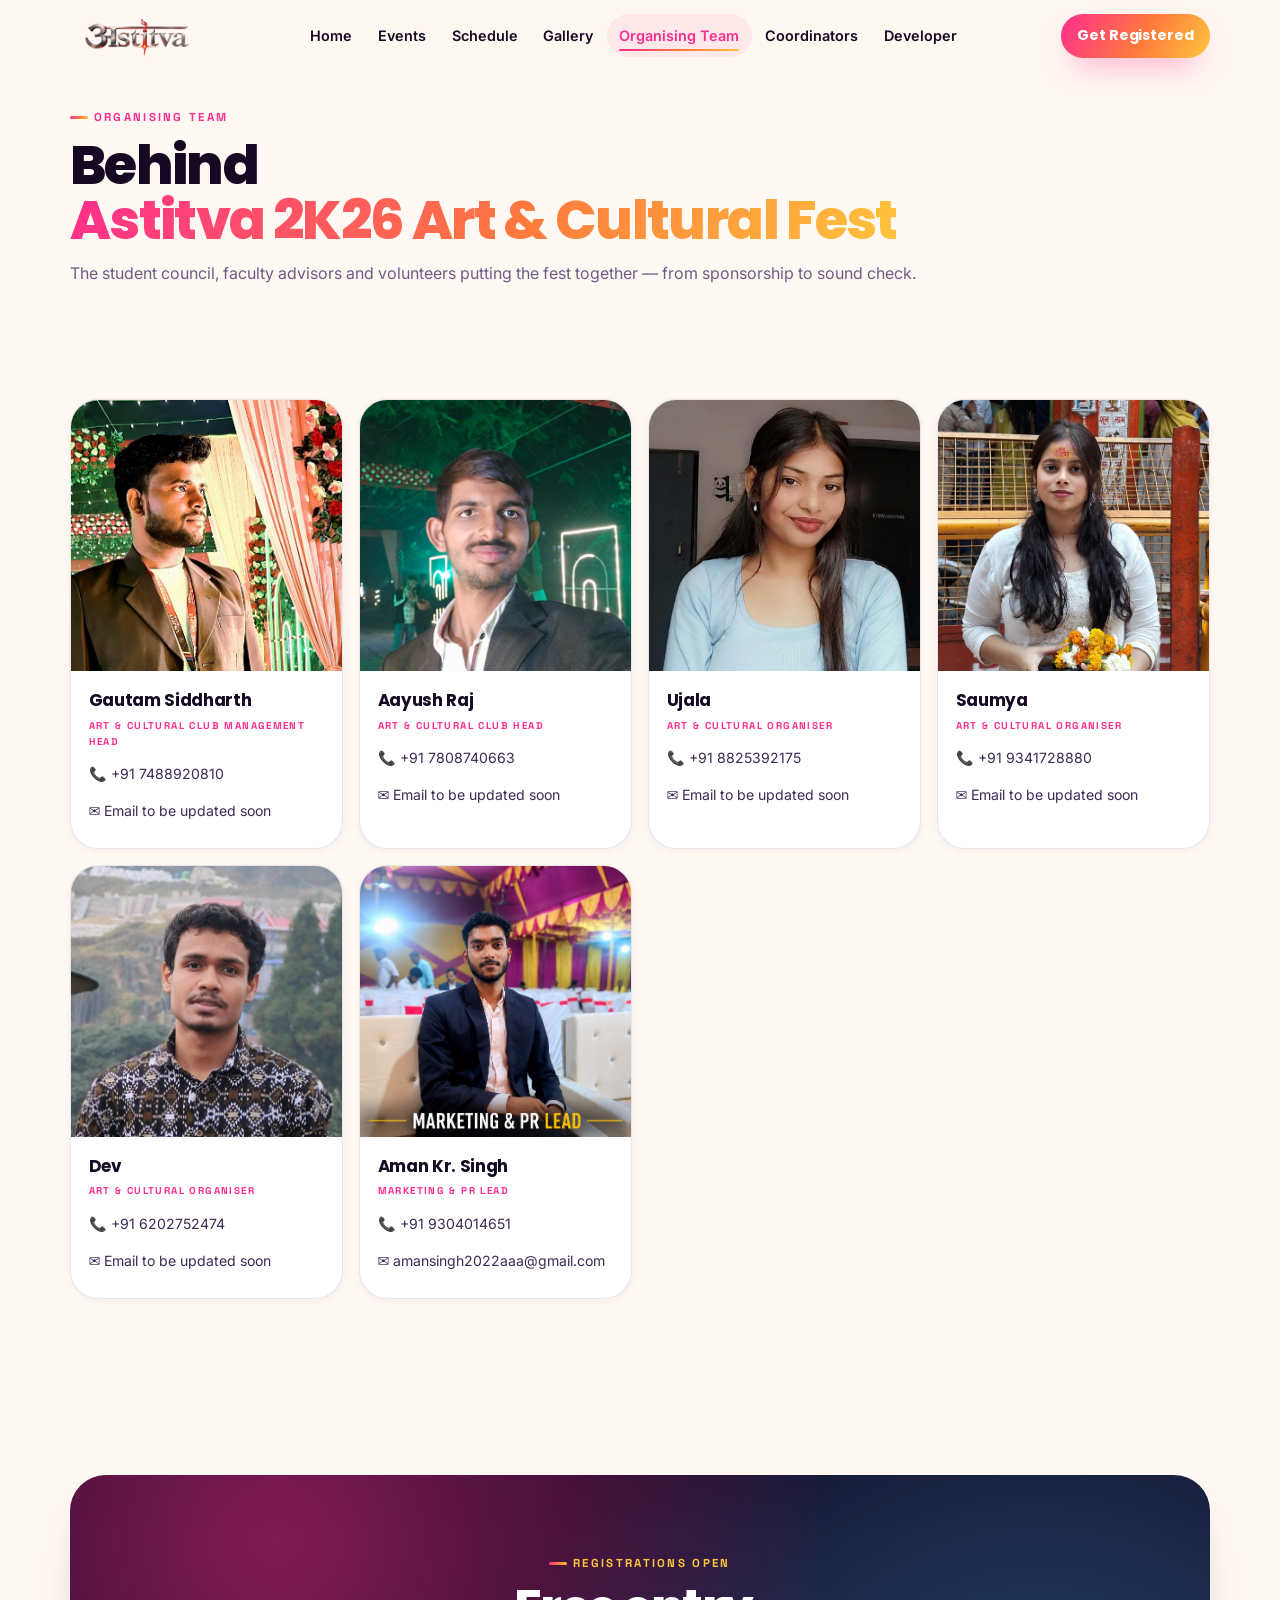
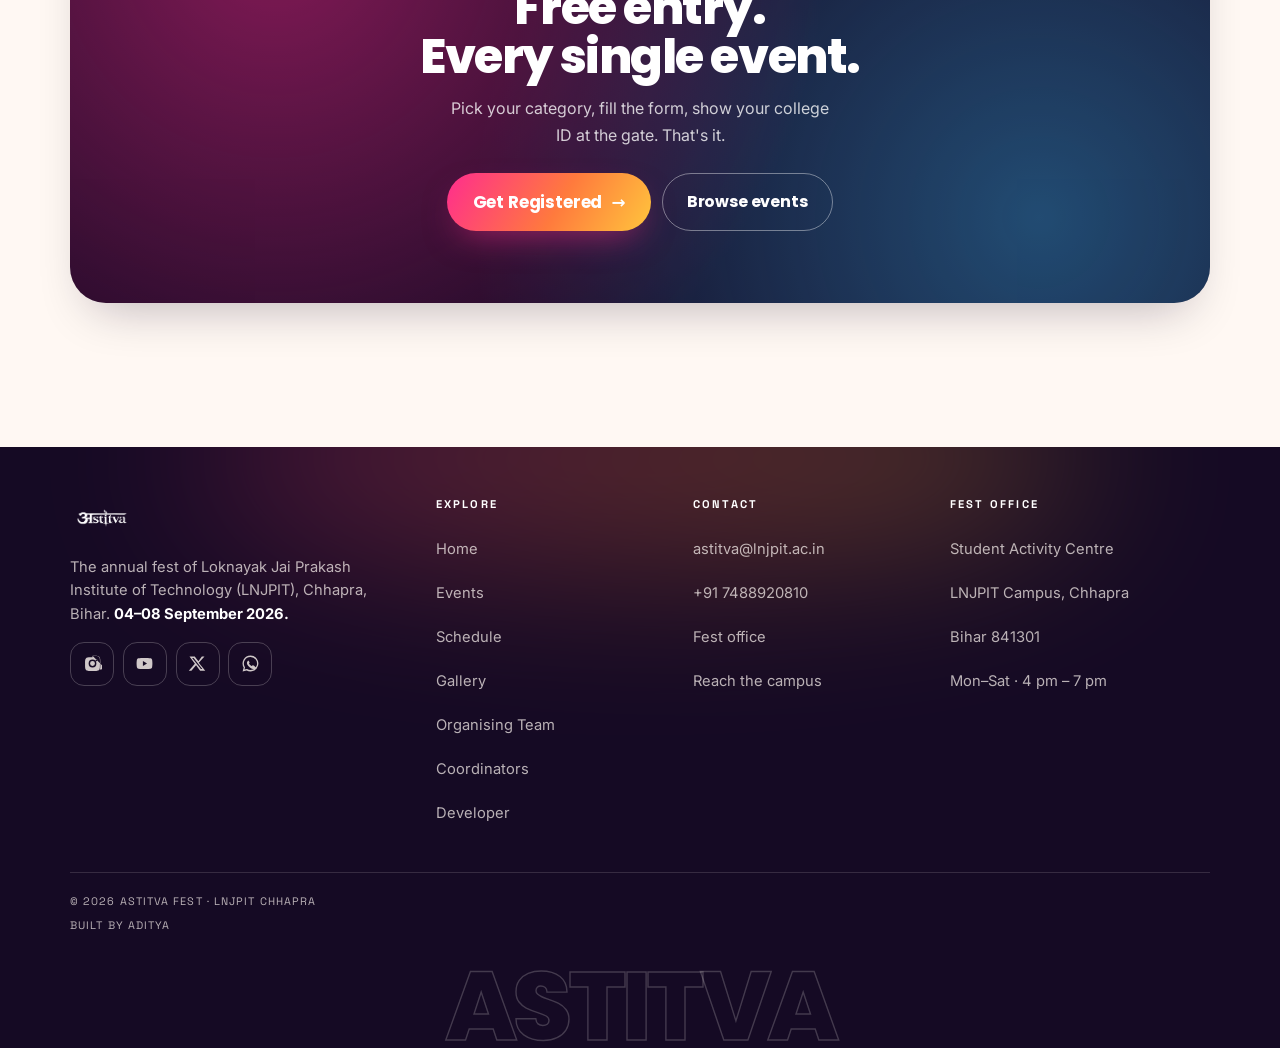
<file: fest-site/organising-team.html>
<!DOCTYPE html>
<html lang="en">
<head>
<meta charset="UTF-8" />
<meta name="viewport" content="width=device-width, initial-scale=1" />
<title>Organising Team — ASTITVA '26</title>
<meta name="description" content="The organising team behind Astitva '26 at LNJPIT Chhapra." />
<meta name="theme-color" content="#150a24" />
<meta property="og:title" content="Organising Team — ASTITVA '26" />
<link rel="icon" href="data:image/svg+xml,%3Csvg xmlns='http://www.w3.org/2000/svg' viewBox='0 0 100 100'%3E%3Crect width='100' height='100' rx='24' fill='%23150a24'/%3E%3Ctext x='50' y='68' font-size='52' font-family='sans-serif' font-weight='bold' fill='%23ff2d8e' text-anchor='middle'%3EA%3C/text%3E%3C/svg%3E" />
<link rel="preconnect" href="https://fonts.googleapis.com" />
<link rel="preconnect" href="https://fonts.gstatic.com" crossorigin />
<link href="https://fonts.googleapis.com/css2?family=Inter:wght@400;500;600;700&family=Poppins:wght@600;700;800&family=Space+Grotesk:wght@500;700&display=swap" rel="stylesheet" />
<link rel="stylesheet" href="assets/css/style.css" />
</head>
<body>

<header class="header">
  <div class="header__inner">
    <a href="index.html" class="brand">
      <img class="brand__logo" src="assets/img/festlogo.png" alt="Astitva '26" />
    </a>

    <nav class="nav__links" aria-label="Main">
      <a class="nav__link" href="index.html">Home</a>
      <a class="nav__link" href="events.html">Events</a>
      <a class="nav__link" href="schedule.html">Schedule</a>
      <a class="nav__link" href="index.html#gallery">Gallery</a>
      <a class="nav__link" href="organising-team.html">Organising Team</a>
      <a class="nav__link" href="coordinators.html">Coordinators</a>
      <a class="nav__link" href="about-us.html">Developer</a>
    </nav>

    <div class="nav__cta">
      <a class="btn btn--primary btn--sm" href="register.html">Get Registered</a>
    </div>

    <button class="burger" aria-label="Open menu" aria-expanded="false">
      <span></span><span></span><span></span>
    </button>
  </div>
</header>

<div class="drawer">
  <div class="drawer__backdrop"></div>
  <div class="drawer__panel">
    <div class="drawer__head">
      <span class="eyebrow">Menu</span>
      <button class="drawer__close" aria-label="Close menu">✕</button>
    </div>
    <ul class="drawer__links">
      <li><a href="index.html">Home <span class="num">01</span></a></li>
      <li><a href="events.html">Events <span class="num">02</span></a></li>
      <li><a href="schedule.html">Schedule <span class="num">03</span></a></li>
      <li><a href="index.html#gallery">Gallery <span class="num">04</span></a></li>
      <li><a href="organising-team.html">Organising Team <span class="num">06</span></a></li>
      <li><a href="coordinators.html">Coordinators <span class="num">05</span></a></li>
      <li><a href="about-us.html">Developer <span class="num">07</span></a></li>
    </ul>
    <div class="drawer__foot">
      <a class="btn btn--primary btn--block" href="register.html">Get Registered <span class="ic">→</span></a>
      <p class="drawer__note">04–08 Sept 2026 · LNJPIT Campus, Chhapra</p>
    </div>
  </div>
</div>

<main>

<section class="section section--tight" style="padding-top:calc(var(--nav-h) + 2.25rem)">
  <div class="container">
    <div class="shead reveal" style="margin-bottom:0">
      <div class="shead__text">
        <span class="eyebrow">Organising team</span>
        <h1 class="display h1" style="font-size:clamp(2.2rem,9vw,3.4rem)">Behind<br><span class="grad-text">Astitva 2K26 Art & Cultural Fest</span></h1>
        <p class="lede">The student council, faculty advisors and volunteers putting the fest together — from sponsorship to sound check.</p>
      </div>
    </div>
  </div>
</section>

<section class="section" style="padding-top:1.5rem">
  <div class="container">
<div class="people">
      <article class="pcard reveal">
        <div class="pcard__img"><img src="assets/img/team/img1.jpeg" alt="Coordinator photo placeholder" loading="lazy" /></div>
        <div class="pcard__body">
          <strong>Gautam Siddharth</strong>
          <span class="pcard__role">Art & Cultural Club Management Head</span>
          <a class="pcard__contact" href="tel:+910000000000">📞 +91 7488920810</a><a class="pcard__contact" href="mailto:coordinator@lnjpit.ac.in">✉️ Email to be updated soon</a>
        </div>
      </article>
      <article class="pcard reveal">
        <div class="pcard__img"><img src="assets/img/team/img2.jpeg" alt="Coordinator photo placeholder" loading="lazy" /></div>
        <div class="pcard__body">
          <strong>Aayush Raj</strong>
          <span class="pcard__role">Art & Cultural Club Head</span>
          <a class="pcard__contact" href="tel:+917808740663">📞 +91 7808740663</a><a class="pcard__contact" href="mailto:coordinator@lnjpit.ac.in">✉️ Email to be updated soon</a>
        </div>
      </article>
      <article class="pcard reveal">
        <div class="pcard__img"><img src="assets/img/team/img3.jpeg" alt="Coordinator photo placeholder" loading="lazy" /></div>
        <div class="pcard__body">
          <strong>Ujala</strong>
          <span class="pcard__role">Art & Cultural Organiser</span>
          <a class="pcard__contact" href="tel:+918825392175">📞 +91 8825392175</a><a class="pcard__contact" href="mailto:coordinator@lnjpit.ac.in">✉️ Email to be updated soon</a>
        </div>
      </article>
      <article class="pcard reveal">
        <div class="pcard__img"><img src="assets/img/team/img4.jpeg" alt="Coordinator photo placeholder" loading="lazy" /></div>
        <div class="pcard__body">
          <strong>Saumya</strong>
          <span class="pcard__role">Art & Cultural Organiser</span>
          <a class="pcard__contact" href="tel:+919341728880">📞 +91 9341728880</a><a class="pcard__contact" href="mailto:coordinator@lnjpit.ac.in">✉️ Email to be updated soon</a>
        </div>
      </article>
      <article class="pcard reveal">
        <div class="pcard__img"><img src="assets/img/team/img5.jpeg" alt="Coordinator photo placeholder" loading="lazy" /></div>
        <div class="pcard__body">
          <strong>Dev</strong>
          <span class="pcard__role">Art & Cultural Organiser</span>
          <a class="pcard__contact" href="tel:+916202752474">📞 +91 6202752474</a><a class="pcard__contact" href="mailto:coordinator@lnjpit.ac.in">✉️ Email to be updated soon</a>
        </div> 
       </article>
      <article class="pcard reveal">
        <div class="pcard__img"><img src="assets/img/team/img7.png" alt="Coordinator photo placeholder" loading="lazy" /></div>
        <div class="pcard__body">
          <strong>Aman Kr. Singh</strong>
          <span class="pcard__role">Marketing & PR Lead</span>
                    <a class="pcard__contact" href="tel:+91 9304014651">📞 +91 9304014651</a><a class="pcard__contact" href="mailto:amansingh2022aaa@gmail.com">✉️ amansingh2022aaa@gmail.com</a>

        </div>
      </article>
      <!-- <article class="pcard reveal">
        <div class="pcard__img pcard__img--soon"><span>Photo<br>to be updated soon</span></div>
        <div class="pcard__body">
          <strong>To be updated soon</strong>
          <span class="pcard__role">Role — to be updated soon</span>
          <span class="pcard__contact pcard__contact--soon">📞 Contact to be updated soon</span>
          <span class="pcard__contact pcard__contact--soon">✉️ Email to be updated soon</span>
        </div>
      </article> -->
      <!-- <article class="pcard reveal">
        <div class="pcard__img pcard__img--soon"><span>Photo<br>to be updated soon</span></div>
        <div class="pcard__body">
          <strong>To be updated soon</strong>
          <span class="pcard__role">Role — to be updated soon</span>
          <span class="pcard__contact pcard__contact--soon">📞 Contact to be updated soon</span>
          <span class="pcard__contact pcard__contact--soon">✉️ Email to be updated soon</span>
        </div>
      </article> -->
      <!-- <article class="pcard reveal">
        <div class="pcard__img pcard__img--soon"><span>Photo<br>to be updated soon</span></div>
        <div class="pcard__body">
          <strong>To be updated soon</strong>
          <span class="pcard__role">Role — to be updated soon</span>
          <span class="pcard__contact pcard__contact--soon">📞 Contact to be updated soon</span>
          <span class="pcard__contact pcard__contact--soon">✉️ Email to be updated soon</span>
        </div>
      </article>
      <article class="pcard reveal">
        <div class="pcard__img pcard__img--soon"><span>Photo<br>to be updated soon</span></div>
        <div class="pcard__body">
          <strong>To be updated soon</strong>
          <span class="pcard__role">Role — to be updated soon</span>
          <span class="pcard__contact pcard__contact--soon">📞 Contact to be updated soon</span>
          <span class="pcard__contact pcard__contact--soon">✉️ Email to be updated soon</span>
        </div>
      </article> -->
    </div>

    <!-- <p class="lede reveal" style="margin-top:1.5rem;text-align:center;font-size:.9rem">
      Replace the first card with the real photo, name and number — then copy that block for the rest.
    </p> -->
  </div>
</section>

<section class="section section--tight">
  <div class="container">
    <div class="cta-band reveal">
      <span class="eyebrow" style="color:var(--sun)">Registrations open</span>
      <h2 class="display h2" style="margin:.7rem 0 .8rem">Free entry.<br>Every single event.</h2>
      <p class="lede">Pick your category, fill the form, show your college ID at the gate. That's it.</p>
      <div class="actions">
        <a class="btn btn--primary btn--lg" href="register.html">Get Registered <span class="ic">→</span></a>
        <a class="btn btn--ghost" href="events.html">Browse events</a>
      </div>
    </div>
  </div>
</section>

</main>

<footer class="footer">
  <div class="container">
    <div class="footer__grid">
      <div class="footer__brand">
        <a href="index.html" class="brand">
          <img class="brand__logo" src="assets/img/festlogo.png" alt="Astitva '26" />
        </a>
        <p>The annual fest of Loknayak Jai Prakash Institute of Technology (LNJPIT), Chhapra, Bihar. <strong style="color:#fff">04–08 September 2026.</strong></p>
        <div class="socials">
          <a href="#" aria-label="Instagram"><svg viewBox="0 0 24 24"><path d="M12 2.2c3.2 0 3.6 0 4.9.07 1.2.05 1.8.25 2.2.42.6.22 1 .48 1.4.9.42.42.68.82.9 1.4.17.4.37 1 .42 2.2.06 1.3.07 1.7.07 4.9s0 3.6-.07 4.9c-.05 1.2-.25 1.8-.42 2.2-.22.6-.48 1-.9 1.4-.42.42-.68.82-.9 1.4-.17.4-.37 1-.42 2.2-.06 1.3-.07 1.7-.07 4.9s0-3.6.07-4.9c.05-1.2.25-1.8.42-2.2.22-.6.48-1 .9-1.4.42-.42.82-.68 1.4-.9.4-.17 1-.37 2.2-.42 1.3-.06 1.7-.07 4.9-.07Zm0 1.8c-3.1 0-3.5 0-4.7.07-1.1.05-1.7.24-2.1.4-.5.2-.9.44-1.3.83-.4.4-.63.8-.83 1.3-.16.4-.35 1-.4 2.1C2.6 8.5 2.6 8.9 2.6 12s0 3.5.07 4.7c.05 1.1.24 1.7.4 2.1.2.5.44.9.83 1.3.4.4.8.63 1.3.83.4.16 1 .35 2.1.4 1.2.07 1.6.07 4.7.07s3.5 0 4.7-.07c1.1-.05 1.7-.24 2.1-.4.5-.2.9-.44 1.3-.83.4-.4.63-.8.83-1.3.16-.4.35-1 .4-2.1.07-1.2.07-1.6.07-4.7s0-3.5-.07-4.7c-.05-1.1-.24-1.7-.4-2.1-.2-.5-.44-.9-.83-1.3-.4-.4-.8-.63-1.3-.83-.4-.16-1-.35-2.1-.4-1.2-.07-1.6-.07-4.7-.07Zm0 3.1a4.9 4.9 0 1 1 0 9.8 4.9 4.9 0 0 1 0-9.8Zm0 1.8a3.1 3.1 0 1 0 0 6.2 3.1 3.1 0 0 0 0-6.2Zm5.1-2a1.15 1.15 0 1 1 0 2.3 1.15 1.15 0 0 1 0-2.3Z"/></svg></a>
          <a href="#" aria-label="YouTube"><svg viewBox="0 0 24 24"><path d="M21.6 7.2c-.2-.9-.9-1.6-1.8-1.8C18 5 12 5 12 5s-6 0-7.8.4c-.9.2-1.6.9-1.8 1.8C2 9 2 12 2 12s0 3 .4 4.8c.2.9.9 1.6 1.8 1.8C6 19 12 19 12 19s6 0 7.8-.4c.9-.2 1.6-.9 1.8-1.8.4-1.8.4-4.8.4-4.8s0-3-.4-4.8ZM10 15.2V8.8l5.2 3.2-5.2 3.2Z"/></svg></a>
          <a href="#" aria-label="X"><svg viewBox="0 0 24 24"><path d="M17.5 3h3.3l-7.2 8.2L21.8 21h-6.5l-5.1-6.7L4.3 21H1l7.7-8.8L1.9 3h6.6l4.6 6.1L17.5 3Zm-1.2 16h1.8L7.1 4.9H5.2L16.3 19Z"/></svg></a>
          <a href="#" aria-label="WhatsApp"><svg viewBox="0 0 24 24"><path d="M12 2a10 10 0 0 0-8.6 15.1L2 22l5-1.3A10 10 0 1 0 12 2Zm0 1.8a8.2 8.2 0 1 1-4.2 15.2l-.4-.2-3 .8.8-2.9-.3-.4A8.2 8.2 0 0 1 12 3.8Zm4.6 11.1c-.2-.1-1.3-.6-1.5-.7-.2-.1-.4-.1-.5.1l-.7.9c-.1.2-.3.2-.5.1a6.7 6.7 0 0 1-3.3-2.9c-.1-.3 0-.4.1-.5l.6-.8c.1-.2.1-.3 0-.5l-.7-1.6c-.2-.4-.4-.4-.5-.4h-.5c-.2 0-.5.1-.7.4-.3.3-.9 1-.9 2.3s1 2.7 1.1 2.9c.1.2 1.8 2.9 4.5 4 2 .8 2.7.8 3.5.7.6-.1 1.3-.6 1.5-1.2.2-.6.2-1.1.1-1.2-.1-.1-.2-.2-.4-.3Z"/></svg></a>
        </div>
      </div>

      <div>
        <h4>Explore</h4>
        <ul>
          <li><a href="index.html">Home</a></li>
          <li><a href="events.html">Events</a></li>
          <li><a href="schedule.html">Schedule</a></li>
          <li><a href="index.html#gallery">Gallery</a></li>
          <li><a href="organising-team.html">Organising Team</a></li>
          <li><a href="coordinators.html">Coordinators</a></li>
          <li><a href="about-us.html">Developer</a></li>
        </ul>
      </div>

      <div>
        <h4>Contact</h4>
        <ul>
          <li><a href="mailto:astitva@lnjpit.ac.in">astitva@lnjpit.ac.in</a></li>
          <li><a href="tel:+911234567890">+91 7488920810</a></li>
          <li><a href="register.html#contact">Fest office</a></li>
          <li><a href="about-us.html#contact">Reach the campus</a></li>
        </ul>
      </div>

      <div>
        <h4>Fest office</h4>
        <ul>
          <li>Student Activity Centre</li>
          <li>LNJPIT Campus, Chhapra</li>
          <li>Bihar 841301</li>
          <li>Mon–Sat · 4 pm – 7 pm</li>
        </ul>
      </div>
    </div>

    <div class="footer__bottom">
      <span>© 2026 Astitva Fest · LNJPIT Chhapra</span>
      <span>Built by Aditya</span>
    </div>
    <div class="footer__wordmark" aria-hidden="true">ASTITVA</div>
  </div>
</footer>

<div class="actionbar">
  <div class="actionbar__inner">
    <a class="btn btn--primary" href="register.html">Get Registered</a>
    <a class="btn btn--ghost" href="coordinators.html">Coordinators</a>
  </div>
</div>

<script src="assets/js/main.js"></script>
</body>
</html>
</file>
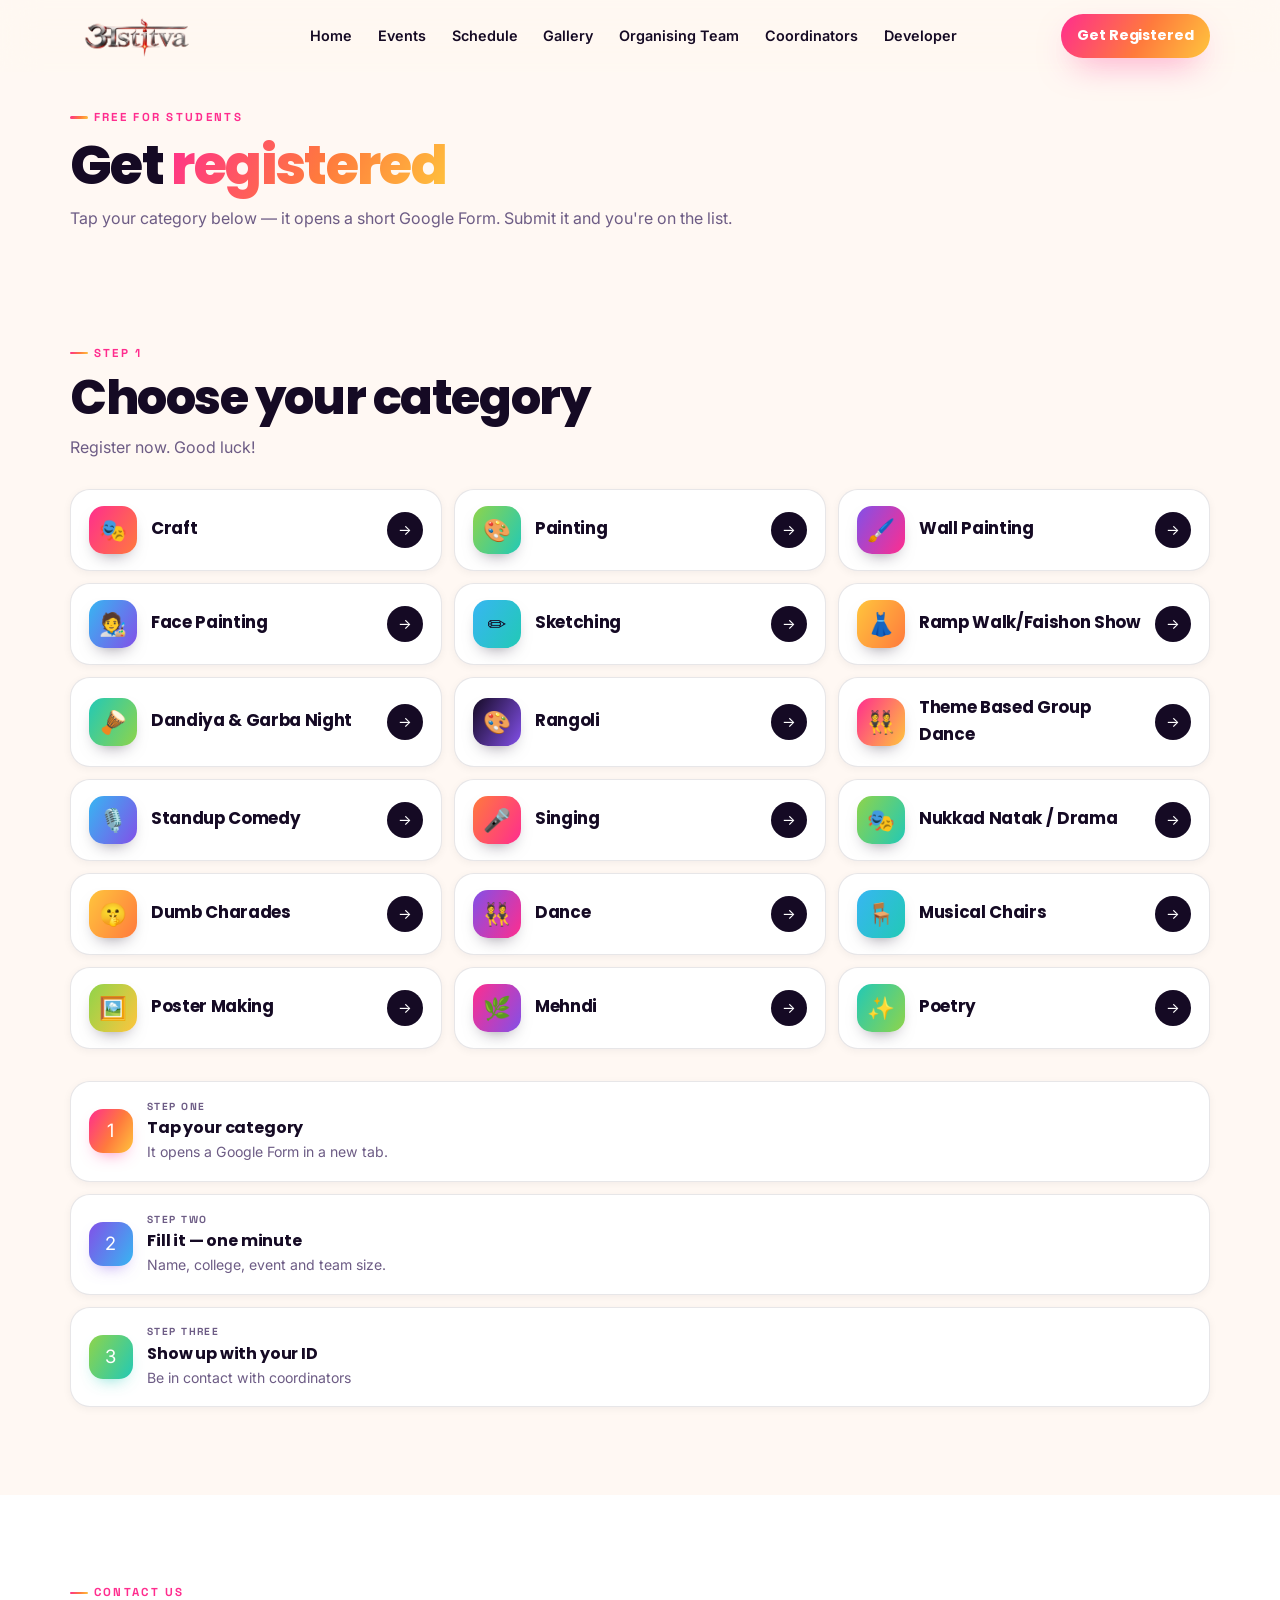
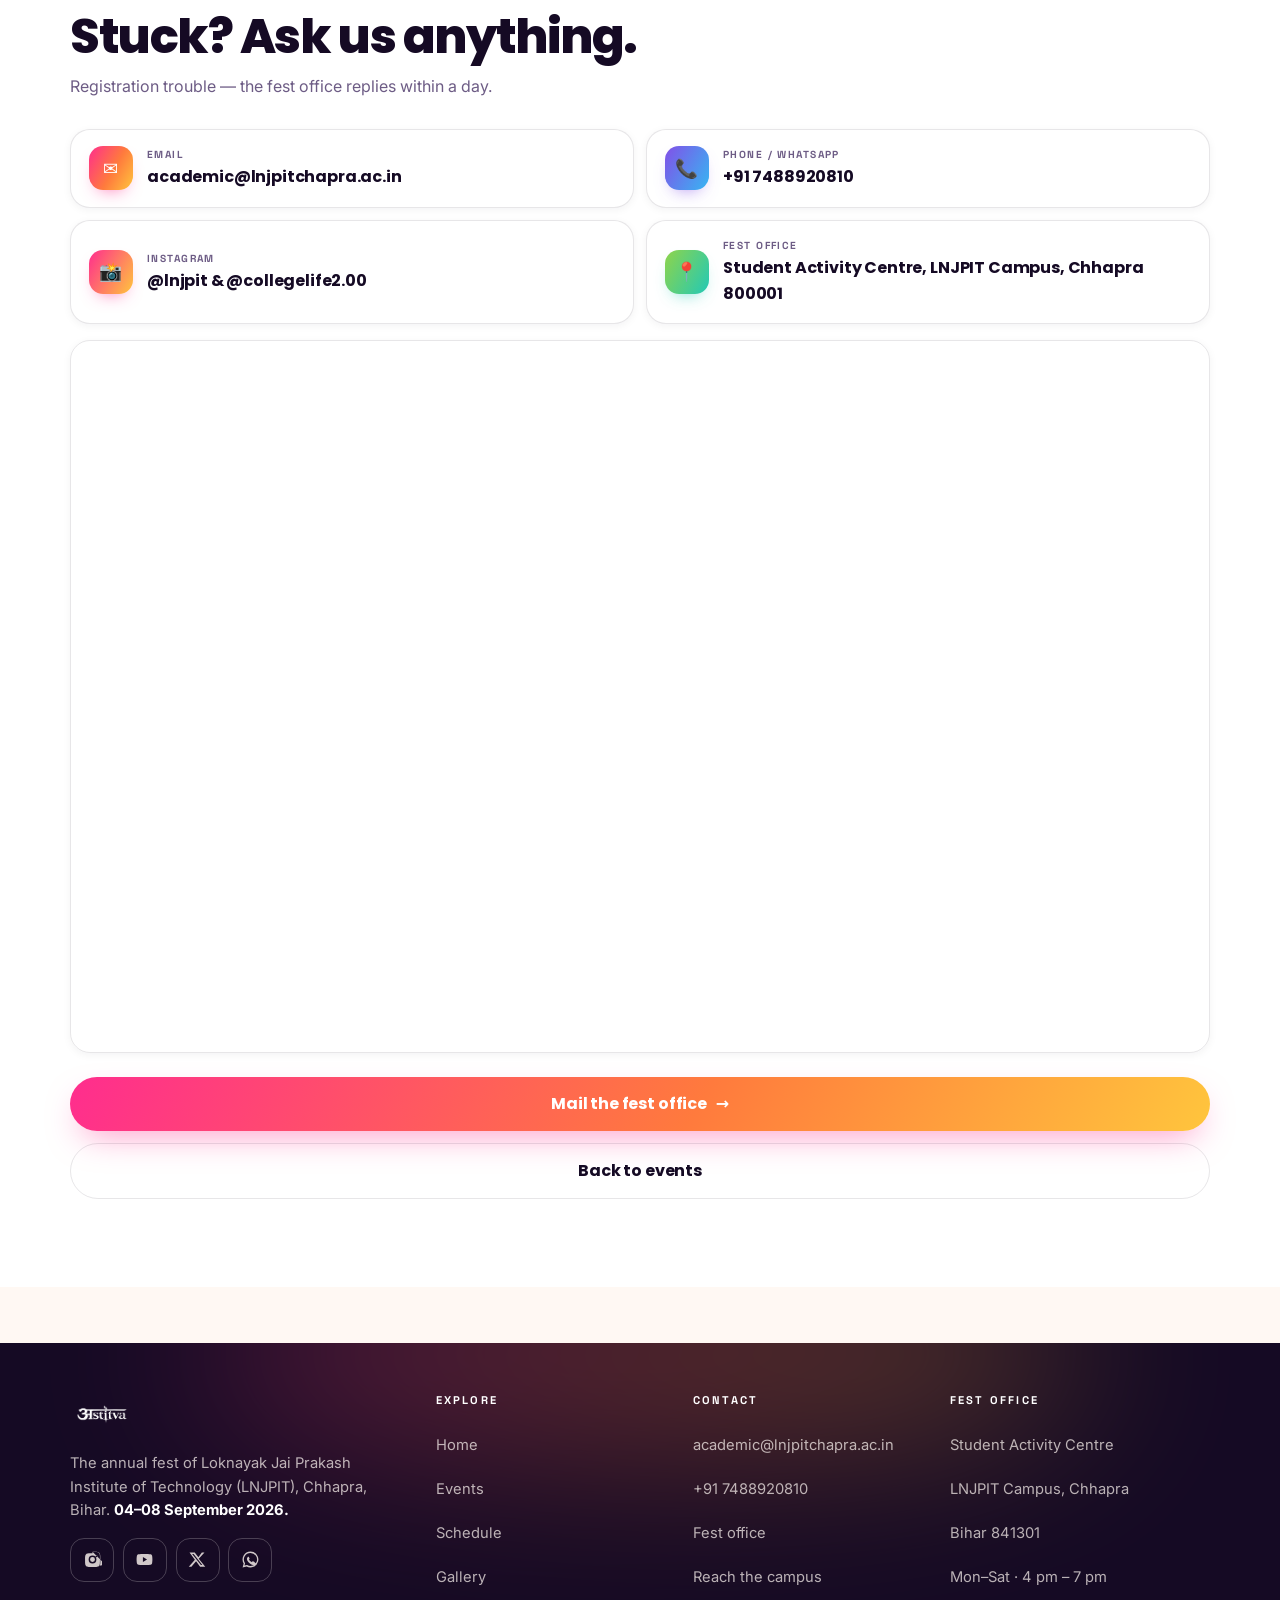
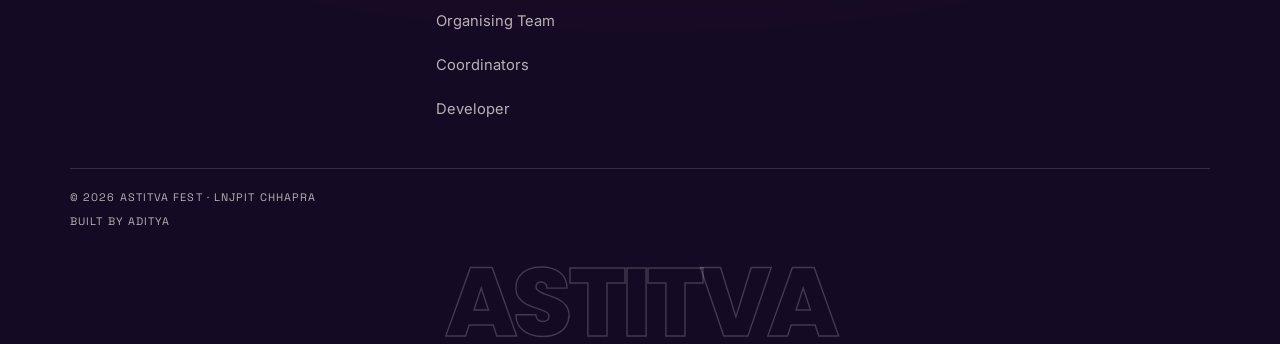
<file: fest-site/register.html>
<!DOCTYPE html>
<html lang="en">
<head>
<meta charset="UTF-8" />
<meta name="viewport" content="width=device-width, initial-scale=1" />
<title>Get Registered — ASTITVA '26</title>
<meta name="description" content="Register for ASTITVA '26. Pick your category — each button opens the registration form. Free for all students." />
<meta name="theme-color" content="#150a24" />
<link rel="icon" href="data:image/svg+xml,%3Csvg xmlns='http://www.w3.org/2000/svg' viewBox='0 0 100 100'%3E%3Crect width='100' height='100' rx='24' fill='%23150a24'/%3E%3Ctext x='50' y='68' font-size='56' font-family='sans-serif' font-weight='bold' fill='%23ff2d8e' text-anchor='middle'%3EZ%3C/text%3E%3C/svg%3E" />
<link rel="preconnect" href="https://fonts.googleapis.com" />
<link rel="preconnect" href="https://fonts.gstatic.com" crossorigin />
<link href="https://fonts.googleapis.com/css2?family=Inter:wght@400;500;600;700&family=Poppins:wght@600;700;800&family=Space+Grotesk:wght@500;700&display=swap" rel="stylesheet" />
<link rel="stylesheet" href="assets/css/style.css" />
</head>
<body>

<header class="header">
  <div class="header__inner">
    <a href="index.html" class="brand">
      <img class="brand__logo" src="assets/img/festlogo.png" alt="Astitva '26" />
    </a>

    <nav class="nav__links" aria-label="Main">
      <a class="nav__link" href="index.html">Home</a>
      <a class="nav__link" href="events.html">Events</a>
      <a class="nav__link" href="schedule.html">Schedule</a>
      <a class="nav__link" href="index.html#gallery">Gallery</a>
      <a class="nav__link" href="organising-team.html">Organising Team</a>
      <a class="nav__link" href="coordinators.html">Coordinators</a>
      <a class="nav__link" href="about-us.html">Developer</a>
    </nav>

    <div class="nav__cta">
      <a class="btn btn--primary btn--sm" href="register.html">Get Registered</a>
    </div>

    <button class="burger" aria-label="Open menu" aria-expanded="false">
      <span></span><span></span><span></span>
    </button>
  </div>
</header>

<div class="drawer">
  <div class="drawer__backdrop"></div>
  <div class="drawer__panel">
    <div class="drawer__head">
      <span class="eyebrow">Menu</span>
      <button class="drawer__close" aria-label="Close menu">✕</button>
    </div>
    <ul class="drawer__links">
      <li><a href="index.html">Home <span class="num"></span></a></li>
      <li><a href="events.html">Events <span class="num"></span></a></li>
      <li><a href="schedule.html">Schedule <span class="num"></span></a></li>
      <li><a href="index.html#gallery">Gallery <span class="num"></span></a></li>
      <li><a href="organising-team.html">Organising Team <span class="num"></span></a></li>
      <li><a href="coordinators.html">Coordinators <span class="num"></span></a></li>
      <li><a href="about-us.html">Developer <span class="num"></span></a></li>
    </ul>
    <div class="drawer__foot">
      <a class="btn btn--primary btn--block" href="register.html">Get Registered <span class="ic">→</span></a>
      <p class="drawer__note">04–08 Sept 2026 · LNJPIT Campus, Chhapra</p>
    </div>
  </div>
</div>

<main>
<!-- ================= HEAD ================= -->
<section class="section section--tight" style="padding-top:calc(var(--nav-h) + 2.25rem)">
  <div class="container">
    <div class="shead reveal" style="margin-bottom:0">
      <div class="shead__text">
        <span class="eyebrow">Free for students</span>
        <h1 class="display h1" style="font-size:clamp(2.2rem,9vw,3.4rem)">Get <span class="grad-text">registered</span></h1>
        <p class="lede">
          Tap your category below — it opens a short
          Google Form. Submit it and you're on the list.
        </p>
      </div>
    </div>
  </div>
</section>

<!-- ================= CATEGORY BUTTONS ================= -->
<section class="section" id="categories" style="padding-top:1.5rem">
  <div class="container">
    <div class="shead reveal">
      <div class="shead__text">
        <span class="eyebrow">Step 1</span>
        <h2 class="display h2">Choose your category</h2>
        <p class="lede">Register now. Good luck!</p>
      </div>
    </div>

    <div class="reggrid">
      <a class="regbtn reveal" href="https://docs.google.com/forms/d/e/1FAIpQLScsrZ9proDcLP1u7VbxTsnBJY0ZwIuzfuirchNXtVGVdYXGLg/viewform?usp=header" data-form="cultural">
        <span class="regbtn__icon" style="background:linear-gradient(120deg,#ff2d8e,#ff7a3d)">🎭</span>
        <span class="regbtn__text"><strong>Craft</strong><small></small></span>
        <span class="regbtn__go">→</span>
      </a>

      <a class="regbtn reveal" href="https://docs.google.com/forms/d/e/1FAIpQLScsrZ9proDcLP1u7VbxTsnBJY0ZwIuzfuirchNXtVGVdYXGLg/viewform?usp=header" data-form="sports">
        <span class="regbtn__icon" style="background:linear-gradient(120deg,#8fd44a,#22c9b6)">🎨</span>
        <span class="regbtn__text"><strong>Painting</strong><small></small></span>
        <span class="regbtn__go">→</span>
      </a>

      <a class="regbtn reveal" href="https://docs.google.com/forms/d/e/1FAIpQLScsrZ9proDcLP1u7VbxTsnBJY0ZwIuzfuirchNXtVGVdYXGLg/viewform?usp=header" data-form="debate">
        <span class="regbtn__icon" style="background:linear-gradient(120deg,#8250e8,#ff2d8e)">🖌️</span>
        <span class="regbtn__text"><strong>Wall Painting</strong><small></small></span>
        <span class="regbtn__go">→</span>
      </a>

      <a class="regbtn reveal" href="https://docs.google.com/forms/d/e/1FAIpQLScsrZ9proDcLP1u7VbxTsnBJY0ZwIuzfuirchNXtVGVdYXGLg/viewform?usp=header" data-form="esports">
        <span class="regbtn__icon" style="background:linear-gradient(120deg,#37b6f2,#8250e8)">🧑‍🎨</span>
        <span class="regbtn__text"><strong>Face Painting</strong><small></small></span>
        <span class="regbtn__go">→</span>
      </a>

      <a class="regbtn reveal" href="https://docs.google.com/forms/d/e/1FAIpQLScsrZ9proDcLP1u7VbxTsnBJY0ZwIuzfuirchNXtVGVdYXGLg/viewform?usp=header" data-form="technical">
        <span class="regbtn__icon" style="background:linear-gradient(120deg,#37b6f2,#22c9b6)">✏️</span>
        <span class="regbtn__text"><strong>Sketching</strong><small></small></span>
        <span class="regbtn__go">→</span>
      </a>

      <a class="regbtn reveal" href="https://docs.google.com/forms/d/e/1FAIpQLSeL7LcmwmmpLLb7XVC3WarANTmVeZzHFp5HzO7w1R0VYALB6w/viewform?usp=header" data-form="literary">
        <span class="regbtn__icon" style="background:linear-gradient(120deg,#ffc53d,#ff7a3d)">👗</span>
        <span class="regbtn__text"><strong>Ramp Walk/Faishon Show</strong><small></small></span>
        <span class="regbtn__go">→</span>
      </a>

      <a class="regbtn reveal" href="https://docs.google.com/forms/d/e/1FAIpQLSeL7LcmwmmpLLb7XVC3WarANTmVeZzHFp5HzO7w1R0VYALB6w/viewform?usp=header" data-form="art">
        <span class="regbtn__icon" style="background:linear-gradient(120deg,#22c9b6,#8fd44a)">🪘</span>
        <span class="regbtn__text"><strong>Dandiya &amp; Garba Night</strong><small></small></span>
        <span class="regbtn__go">→</span>
      </a>

      <a class="regbtn reveal" href="https://docs.google.com/forms/d/e/1FAIpQLScsrZ9proDcLP1u7VbxTsnBJY0ZwIuzfuirchNXtVGVdYXGLg/viewform?usp=header" data-form="general">
        <span class="regbtn__icon" style="background:linear-gradient(120deg,#150a24,#8250e8)">🎨</span>
        <span class="regbtn__text"><strong>Rangoli</strong><small></small></span>
        <span class="regbtn__go">→</span>
      </a>

      <a class="regbtn reveal" href="https://docs.google.com/forms/d/e/1FAIpQLSeL7LcmwmmpLLb7XVC3WarANTmVeZzHFp5HzO7w1R0VYALB6w/viewform?usp=header" data-form="groupdance">
        <span class="regbtn__icon" style="background:linear-gradient(120deg,#ff2d8e,#ffc53d)">👯</span>
        <span class="regbtn__text"><strong>Theme Based Group Dance</strong><small></small></span>
        <span class="regbtn__go">→</span>
      </a>

      <a class="regbtn reveal" href="https://docs.google.com/forms/d/e/1FAIpQLSeL7LcmwmmpLLb7XVC3WarANTmVeZzHFp5HzO7w1R0VYALB6w/viewform?usp=header" data-form="photography">
        <span class="regbtn__icon" style="background:linear-gradient(120deg,#37b6f2,#8250e8)">🎙️</span>
        <span class="regbtn__text"><strong>Standup Comedy</strong><small></small></span>
        <span class="regbtn__go">→</span>
      </a>

      <a class="regbtn reveal" href="https://docs.google.com/forms/d/e/1FAIpQLSeL7LcmwmmpLLb7XVC3WarANTmVeZzHFp5HzO7w1R0VYALB6w/viewform?usp=header" data-form="singing">
        <span class="regbtn__icon" style="background:linear-gradient(120deg,#ff7a3d,#ff2d8e)">🎤</span>
        <span class="regbtn__text"><strong>Singing</strong><small></small></span>
        <span class="regbtn__go">→</span>
      </a>

      <a class="regbtn reveal" href="https://docs.google.com/forms/d/e/1FAIpQLSeL7LcmwmmpLLb7XVC3WarANTmVeZzHFp5HzO7w1R0VYALB6w/viewform?usp=header" data-form="poetry">
        <span class="regbtn__icon" style="background:linear-gradient(120deg,#8fd44a,#22c9b6)">🎭</span>
        <span class="regbtn__text"><strong>Nukkad Natak / Drama</strong><small></small></span>
        <span class="regbtn__go">→</span>
      </a>

      <a class="regbtn reveal" href="https://docs.google.com/forms/d/e/1FAIpQLSeL7LcmwmmpLLb7XVC3WarANTmVeZzHFp5HzO7w1R0VYALB6w/viewform?usp=header" data-form="extempore">
        <span class="regbtn__icon" style="background:linear-gradient(120deg,#ffc53d,#ff7a3d)"> 🤫</span>
        <span class="regbtn__text"><strong>Dumb Charades</strong><small></small></span>
        <span class="regbtn__go">→</span>
      </a>

      <a class="regbtn reveal" href="https://docs.google.com/forms/d/e/1FAIpQLSeL7LcmwmmpLLb7XVC3WarANTmVeZzHFp5HzO7w1R0VYALB6w/viewform?usp=header" data-form="drama">
        <span class="regbtn__icon" style="background:linear-gradient(120deg,#8250e8,#ff2d8e)">👯</span>
        <span class="regbtn__text"><strong>Dance</strong><small></small></span>
        <span class="regbtn__go">→</span>
      </a>

      <a class="regbtn reveal" href="https://docs.google.com/forms/d/e/1FAIpQLSeL7LcmwmmpLLb7XVC3WarANTmVeZzHFp5HzO7w1R0VYALB6w/viewform?usp=header" data-form="basketball">
        <span class="regbtn__icon" style="background:linear-gradient(120deg,#37b6f2,#22c9b6)">🪑</span>
        <span class="regbtn__text"><strong>Musical Chairs</strong><small></small></span>
        <span class="regbtn__go">→</span>
      </a>

      <a class="regbtn reveal" href="https://docs.google.com/forms/d/e/1FAIpQLScsrZ9proDcLP1u7VbxTsnBJY0ZwIuzfuirchNXtVGVdYXGLg/viewform?usp=header" data-form="chess">
        <span class="regbtn__icon" style="background:linear-gradient(120deg,#8fd44a,#ffc53d)">🖼️</span>
        <span class="regbtn__text"><strong>Poster Making</strong><small></small></span>
        <span class="regbtn__go">→</span>
      </a>

      <a class="regbtn reveal" href="https://docs.google.com/forms/d/e/1FAIpQLScsrZ9proDcLP1u7VbxTsnBJY0ZwIuzfuirchNXtVGVdYXGLg/viewform?usp=header" data-form="treasurehunt">
        <span class="regbtn__icon" style="background:linear-gradient(120deg,#ff2d8e,#8250e8)">🌿</span>
        <span class="regbtn__text"><strong>Mehndi</strong><small></small></span>
        <span class="regbtn__go">→</span>
      </a>

      <a class="regbtn reveal" href="https://docs.google.com/forms/d/e/1FAIpQLSeL7LcmwmmpLLb7XVC3WarANTmVeZzHFp5HzO7w1R0VYALB6w/viewform?usp=header" data-form="debate">
        <span class="regbtn__icon" style="background:linear-gradient(120deg,#22c9b6,#8fd44a)">✨</span>
        <span class="regbtn__text"><strong>Poetry</strong><small></small></span>
        <span class="regbtn__go">→</span>
      </a>
    </div><!-- what happens next -->
    <div class="grid reveal" style="margin-top:2rem;gap:.75rem">
      <div class="ccard">
        <span class="ccard__icon">1</span>
        <div><small>Step one</small><strong>Tap your category</strong>
          <p style="font-size:.88rem;color:var(--muted)">It opens a Google Form in a new tab.</p>
        </div>
      </div>
      <div class="ccard">
        <span class="ccard__icon ccard__icon--cool">2</span>
        <div><small>Step two</small><strong>Fill it — one minute</strong>
          <p style="font-size:.88rem;color:var(--muted)">Name, college, event and team size.</p>
        </div>
      </div>
      <div class="ccard">
        <span class="ccard__icon ccard__icon--mint">3</span>
        <div><small>Step three</small><strong>Show up with your ID</strong>
          <p style="font-size:.88rem;color:var(--muted)">Be in contact with coordinators</p>
        </div>
      </div>
    </div>
  </div>
</section>

<!-- ================= CONTACT ================= -->
<section class="section section--alt" id="contact">
  <div class="container">
    <div class="shead reveal">
      <div class="shead__text">
        <span class="eyebrow">Contact us</span>
        <h2 class="display h2">Stuck? Ask us anything.</h2>
        <p class="lede">Registration trouble — the fest office replies within a day.</p>
      </div>
    </div>

    <div class="contact__grid">
      <button class="ccard reveal" type="button" data-copy="academic@lnjpitchapra.ac.in" style="width:100%;text-align:left">
        <span class="ccard__icon">✉️</span>
        <div><small>Email</small><strong>academic@lnjpitchapra.ac.in</strong></div>
      </button>

      <button class="ccard reveal" type="button" data-copy="+91 7488920810" style="width:100%;text-align:left">
        <span class="ccard__icon ccard__icon--cool">📞</span>
        <div><small>Phone / WhatsApp</small><strong>+91 7488920810</strong></div>
      </button>

      <a class="ccard reveal" href="https://www.instagram.com/lnjpit/" target="_blank" rel="noopener">
        <span class="ccard__icon" style="background:linear-gradient(120deg,#ff2d8e,#ffc53d)">📸</span>
        <div><small>Instagram</small><strong>@lnjpit & @collegelife2.00</strong></div>
      </a>

      <div class="ccard reveal">
        <span class="ccard__icon ccard__icon--mint">📍</span>
        <div><small>Fest office</small><strong>Student Activity Centre, LNJPIT Campus, Chhapra 800001</strong></div>
      </div>
    </div>

    <div class="map reveal">
      <iframe
        title="Campus location on Google Maps"
        src="https://maps.google.com/maps?q=Loknayak%20Jai%20Prakash%20Institute%20of%20Technology%2C%20Chhapra%2C%20Bihar&output=embed"
        loading="lazy" referrerpolicy="no-referrer-when-downgrade"></iframe>
    </div>

    <div class="reveal" style="margin-top:1.5rem;display:grid;gap:.7rem">
      <a class="btn btn--primary" href="mailto:academic@lnjpitchapra.ac.in">Mail the fest office <span class="ic">→</span></a>
      <a class="btn btn--ghost" href="events.html">Back to events</a>
    </div>
  </div>
</section>
</main>

<footer class="footer">
  <div class="container">
    <div class="footer__grid">
      <div class="footer__brand">
        <a href="index.html" class="brand">
          <img class="brand__logo" src="assets/img/festlogo.png" alt="Astitva '26" />
        </a>
        <p>The annual fest of Loknayak Jai Prakash Institute of Technology (LNJPIT), Chhapra, Bihar. <strong style="color:#fff">04–08 September 2026.</strong></p>
        <div class="socials">
          <a href="#" aria-label="Instagram"><svg viewBox="0 0 24 24"><path d="M12 2.2c3.2 0 3.6 0 4.9.07 1.2.05 1.8.25 2.2.42.6.22 1 .48 1.4.9.42.42.68.82.9 1.4.17.4.37 1 .42 2.2.06 1.3.07 1.7.07 4.9s0 3.6-.07 4.9c-.05 1.2-.25 1.8-.42 2.2-.22.6-.48 1-.9 1.4-.42.42-.68.82-.9 1.4-.17.4-.37 1-.42 2.2-.06 1.3-.07 1.7-.07 4.9s0-3.6.07-4.9c.05-1.2.25-1.8.42-2.2.22-.6.48-1 .9-1.4.42-.42.82-.68 1.4-.9.4-.17 1-.37 2.2-.42 1.3-.06 1.7-.07 4.9-.07Zm0 1.8c-3.1 0-3.5 0-4.7.07-1.1.05-1.7.24-2.1.4-.5.2-.9.44-1.3.83-.4.4-.63.8-.83 1.3-.16.4-.35 1-.4 2.1C2.6 8.5 2.6 8.9 2.6 12s0 3.5.07 4.7c.05 1.1.24 1.7.4 2.1.2.5.44.9.83 1.3.4.4.8.63 1.3.83.4.16 1 .35 2.1.4 1.2.07 1.6.07 4.7.07s3.5 0 4.7-.07c1.1-.05 1.7-.24 2.1-.4.5-.2.9-.44 1.3-.83.4-.4.63-.8.83-1.3.16-.4.35-1 .4-2.1.07-1.2.07-1.6.07-4.7s0-3.5-.07-4.7c-.05-1.1-.24-1.7-.4-2.1-.2-.5-.44-.9-.83-1.3-.4-.4-.8-.63-1.3-.83-.4-.16-1-.35-2.1-.4-1.2-.07-1.6-.07-4.7-.07Zm0 3.1a4.9 4.9 0 1 1 0 9.8 4.9 4.9 0 0 1 0-9.8Zm0 1.8a3.1 3.1 0 1 0 0 6.2 3.1 3.1 0 0 0 0-6.2Zm5.1-2a1.15 1.15 0 1 1 0 2.3 1.15 1.15 0 0 1 0-2.3Z"/></svg></a>
          <a href="#" aria-label="YouTube"><svg viewBox="0 0 24 24"><path d="M21.6 7.2c-.2-.9-.9-1.6-1.8-1.8C18 5 12 5 12 5s-6 0-7.8.4c-.9.2-1.6.9-1.8 1.8C2 9 2 12 2 12s0 3 .4 4.8c.2.9.9 1.6 1.8 1.8C6 19 12 19 12 19s6 0 7.8-.4c.9-.2 1.6-.9 1.8-1.8.4-1.8.4-4.8.4-4.8s0-3-.4-4.8ZM10 15.2V8.8l5.2 3.2-5.2 3.2Z"/></svg></a>
          <a href="#" aria-label="X"><svg viewBox="0 0 24 24"><path d="M17.5 3h3.3l-7.2 8.2L21.8 21h-6.5l-5.1-6.7L4.3 21H1l7.7-8.8L1.9 3h6.6l4.6 6.1L17.5 3Zm-1.2 16h1.8L7.1 4.9H5.2L16.3 19Z"/></svg></a>
          <a href="#" aria-label="WhatsApp"><svg viewBox="0 0 24 24"><path d="M12 2a10 10 0 0 0-8.6 15.1L2 22l5-1.3A10 10 0 1 0 12 2Zm0 1.8a8.2 8.2 0 1 1-4.2 15.2l-.4-.2-3 .8.8-2.9-.3-.4A8.2 8.2 0 0 1 12 3.8Zm4.6 11.1c-.2-.1-1.3-.6-1.5-.7-.2-.1-.4-.1-.5.1l-.7.9c-.1.2-.3.2-.5.1a6.7 6.7 0 0 1-3.3-2.9c-.1-.3 0-.4.1-.5l.6-.8c.1-.2.1-.3 0-.5l-.7-1.6c-.2-.4-.4-.4-.5-.4h-.5c-.2 0-.5.1-.7.4-.3.3-.9 1-.9 2.3s1 2.7 1.1 2.9c.1.2 1.8 2.9 4.5 4 2 .8 2.7.8 3.5.7.6-.1 1.3-.6 1.5-1.2.2-.6.2-1.1.1-1.2-.1-.1-.2-.2-.4-.3Z"/></svg></a>
        </div>
      </div>

      <div>
        <h4>Explore</h4>
        <ul>
          <li><a href="index.html">Home</a></li>
          <li><a href="events.html">Events</a></li>
          <li><a href="schedule.html">Schedule</a></li>
          <li><a href="index.html#gallery">Gallery</a></li>
          <li><a href="organising-team.html">Organising Team</a></li>
          <li><a href="coordinators.html">Coordinators</a></li>
          <li><a href="about-us.html">Developer</a></li>
        </ul>
      </div>

      <div>
        <h4>Contact</h4>
        <ul>
          <li><a href="mailto:academic@lnjpitchapra.ac.in">academic@lnjpitchapra.ac.in</a></li>
          <li><a href="tel:+91 7488920810">+91 7488920810</a></li>
          <li><a href="register.html#contact">Fest office</a></li>
          <li><a href="about-us.html#contact">Reach the campus</a></li>
        </ul>
      </div>

      <div>
        <h4>Fest office</h4>
        <ul>
          <li>Student Activity Centre</li>
          <li>LNJPIT Campus, Chhapra</li>
          <li>Bihar 841301</li>
          <li>Mon–Sat · 4 pm – 7 pm</li>
        </ul>
      </div>
    </div>

    <div class="footer__bottom">
      <span>© 2026 Astitva Fest · LNJPIT Chhapra</span>
      <span>Built by Aditya</span>
    </div>
    <div class="footer__wordmark" aria-hidden="true">ASTITVA</div>
  </div>
</footer>

<div class="actionbar">
  <div class="actionbar__inner">
    <a class="btn btn--primary" href="register.html">Get Registered</a>
    <a class="btn btn--ghost" href="register.html#contact">Contact</a>
  </div>
</div>

<script src="assets/js/main.js"></script>
</body>
</html>
</file>
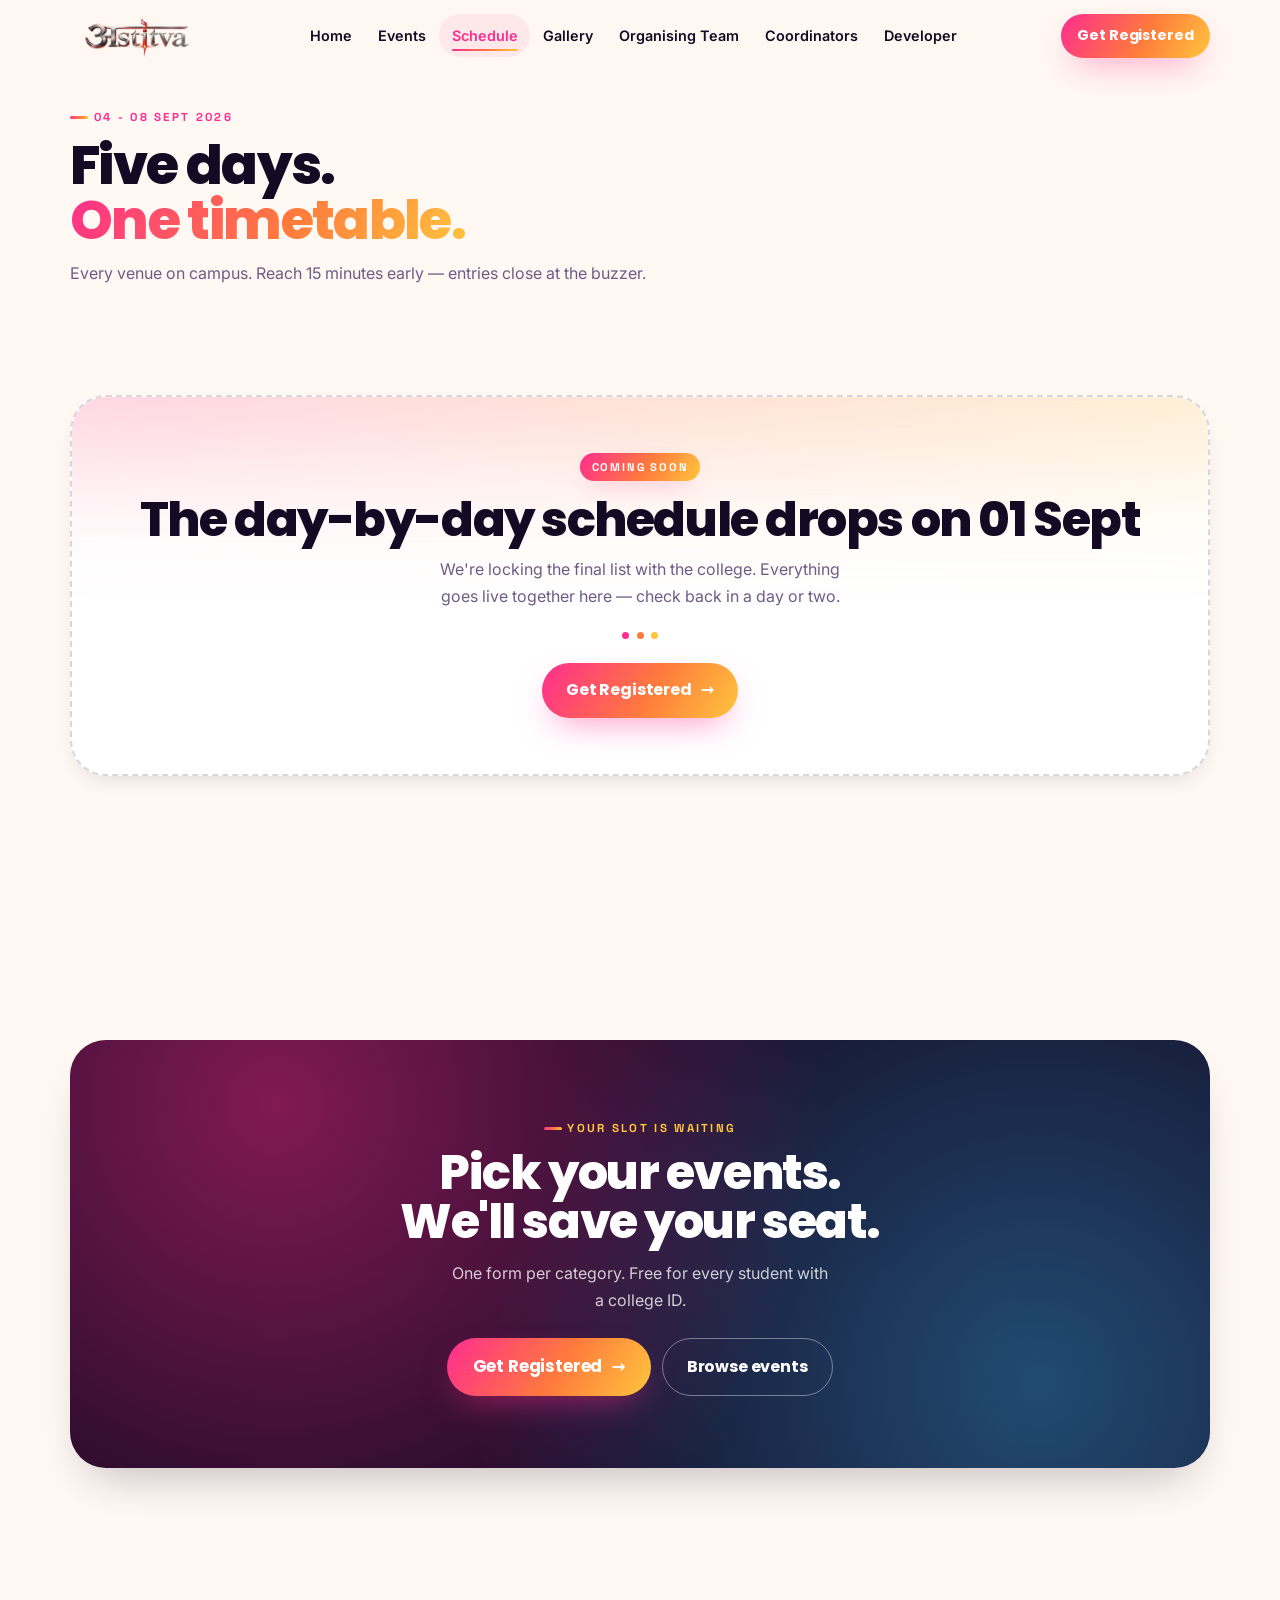
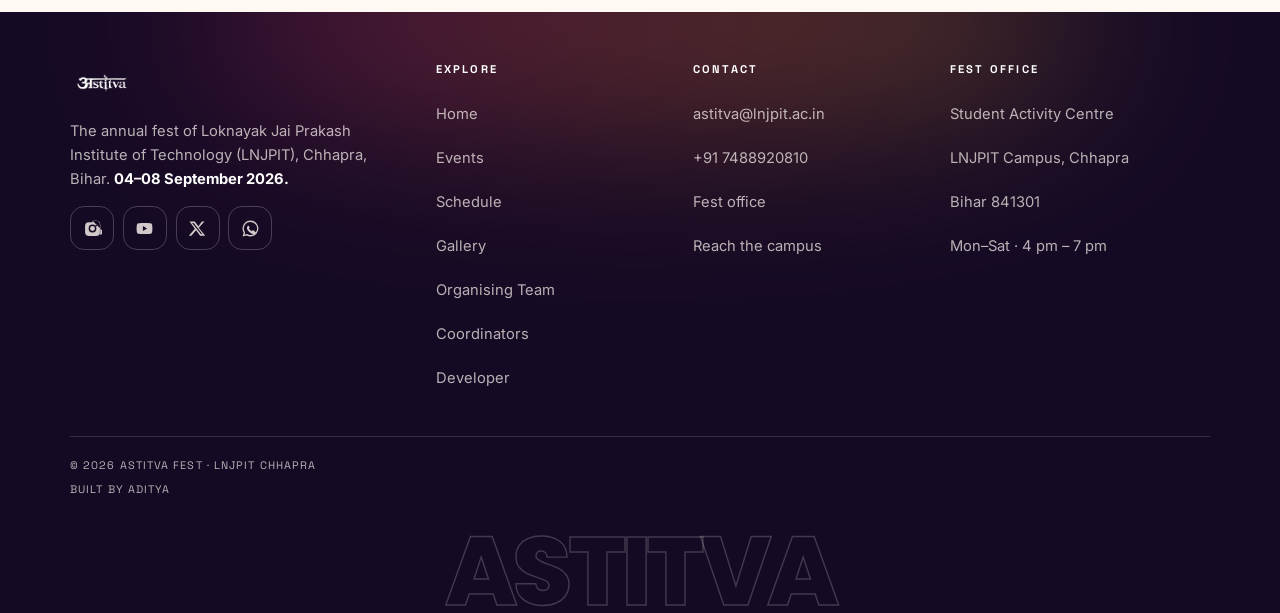
<file: fest-site/schedule.html>
<!DOCTYPE html>
<html lang="en">
<head>
<meta charset="UTF-8" />
<meta name="viewport" content="width=device-width, initial-scale=1" />
<title>Schedule — ASTITVA '26</title>
<meta name="description" content="Three-day schedule of ASTITVA '26 — 16 to 18 October 2026, every venue on campus." />
<meta name="theme-color" content="#150a24" />
<link rel="icon" href="data:image/svg+xml,%3Csvg xmlns='http://www.w3.org/2000/svg' viewBox='0 0 100 100'%3E%3Crect width='100' height='100' rx='24' fill='%23150a24'/%3E%3Ctext x='50' y='68' font-size='56' font-family='sans-serif' font-weight='bold' fill='%23ff2d8e' text-anchor='middle'%3EZ%3C/text%3E%3C/svg%3E" />
<link rel="preconnect" href="https://fonts.googleapis.com" />
<link rel="preconnect" href="https://fonts.gstatic.com" crossorigin />
<link href="https://fonts.googleapis.com/css2?family=Inter:wght@400;500;600;700&family=Poppins:wght@600;700;800&family=Space+Grotesk:wght@500;700&display=swap" rel="stylesheet" />
<link rel="stylesheet" href="assets/css/style.css" />
</head>
<body>

<header class="header">
  <div class="header__inner">
    <a href="index.html" class="brand">
      <img class="brand__logo" src="assets/img/festlogo.png" alt="Astitva '26" />
    </a>

    <nav class="nav__links" aria-label="Main">
      <a class="nav__link" href="index.html">Home</a>
      <a class="nav__link" href="events.html">Events</a>
      <a class="nav__link" href="schedule.html">Schedule</a>
      <a class="nav__link" href="index.html#gallery">Gallery</a>
      <a class="nav__link" href="organising-team.html">Organising Team</a>
      <a class="nav__link" href="coordinators.html">Coordinators</a>
      <a class="nav__link" href="about-us.html">Developer</a>
    </nav>

    <div class="nav__cta">
      <a class="btn btn--primary btn--sm" href="register.html">Get Registered</a>
    </div>

    <button class="burger" aria-label="Open menu" aria-expanded="false">
      <span></span><span></span><span></span>
    </button>
  </div>
</header>

<div class="drawer">
  <div class="drawer__backdrop"></div>
  <div class="drawer__panel">
    <div class="drawer__head">
      <span class="eyebrow">Menu</span>
      <button class="drawer__close" aria-label="Close menu">✕</button>
    </div>
    <ul class="drawer__links">
      <li><a href="index.html">Home <span class="num">01</span></a></li>
      <li><a href="events.html">Events <span class="num">02</span></a></li>
      <li><a href="schedule.html">Schedule <span class="num">03</span></a></li>
      <li><a href="index.html#gallery">Gallery <span class="num">04</span></a></li>
      <li><a href="organising-team.html">Organising Team <span class="num">06</span></a></li>
      <li><a href="coordinators.html">Coordinators <span class="num">05</span></a></li>
      <li><a href="about-us.html">Developer <span class="num">07</span></a></li>
    </ul>
    <div class="drawer__foot">
      <a class="btn btn--primary btn--block" href="register.html">Get Registered <span class="ic">→</span></a>
      <p class="drawer__note">04–08 Sept 2026 · LNJPIT Campus, Chhapra</p>
    </div>
  </div>
</div>

<main>
<!-- ================= PAGE HEAD ================= -->
<section class="section section--tight" style="padding-top:calc(var(--nav-h) + 2.25rem);padding-bottom:1.25rem">
  <div class="container">
    <div class="shead reveal" style="margin-bottom:0">
      <div class="shead__text">
        <span class="eyebrow">04 - 08 Sept 2026</span>
        <h1 class="display h1" style="font-size:clamp(2.2rem,9vw,3.4rem)">Five days.<br><span class="grad-text">One timetable.</span></h1>
        <p class="lede">Every venue on campus. Reach 15 minutes early — entries close at the buzzer.</p>
      </div>
    </div>
  </div>
</section>

<!-- ================= TIMELINE ================= -->
<section class="section" id="coming-soon">
  <div class="container">
    <div class="soon__box reveal">
      <span class="soon__badge">Coming soon</span>
      <h2 class="display h2">The day-by-day schedule drops on 01 Sept</h2>
      <p class="lede">We're locking the final list with the college. Everything goes live together here — check back in a day or two.</p>
      <div class="soon__dots" aria-hidden="true"><i></i><i></i><i></i></div>
      <a class="btn btn--primary" href="register.html">Get Registered <span class="ic">→</span></a>
    </div>
  </div>
</section>

<section class="section" style="padding-top:0">
  <div class="container">

    <!-- ============================================================
     🔒  HIDDEN FOR NOW — "COMING SOON" IS SHOWING INSTEAD
     TO RESTORE: delete the attribute  hidden  from the line below
     (and delete the Coming Soon section above it).
     ============================================================ -->
    <div class="keep-for-later" hidden><div class="days reveal" role="tablist" aria-label="Choose day">
      <span class="days__pill" aria-hidden="true"></span>
      <button class="day active" role="tab" aria-selected="true">Day 1 · Fri</button>
      <button class="day" role="tab" aria-selected="false">Day 2 · Sat</button>
      <button class="day" role="tab" aria-selected="false">Day 3 · Sun</button>
    </div>

    <div class="timeline">
      <span class="timeline__fill" aria-hidden="true"></span>

      <!-- ---------- DAY 1 ---------- -->
      <div class="day-panel active" id="day1">
        <div class="tl-item">
          <div class="tl-card">
            <div class="tl-time">09:00 <small>1 hr</small></div>
            <div class="tl-main">
              <h3>Inauguration &amp; Lamp Lighting</h3>
              <p>The fest opens with the chief guest, the anthem and the official Astitva drop.</p>
              <div class="tl-tags"><span class="chip chip--sun">Ceremony</span><span class="chip">All welcome</span></div>
              <span class="tl-venue">Main Stage</span>
            </div>
          </div>
        </div>

        <div class="tl-item">
          <div class="tl-card">
            <div class="tl-time">10:30 <small>3 hrs</small></div>
            <div class="tl-main">
              <h3>Code Sprint</h3>
              <p>Twelve problems, three hours, one leaderboard. Bring your own laptop.</p>
              <div class="tl-tags"><span class="chip chip--sky">Technical</span><span class="chip chip--lime">₹15,000</span><span class="chip">Solo</span></div>
              <span class="tl-venue">Lab 2</span>
            </div>
          </div>
        </div>

        <div class="tl-item">
          <div class="tl-card">
            <div class="tl-time">11:00 <small>2 hrs</small></div>
            <div class="tl-main">
              <h3>Parliamentary Debate · Prelims</h3>
              <p>Three rounds through the day. Top four teams reach the finals on Sunday.</p>
              <div class="tl-tags"><span class="chip chip--violet" style="border-color:rgba(130,80,232,.35);background:#f1eaff;color:#5a2ec9">Debate</span><span class="chip chip--lime">₹15,000</span><span class="chip">Team of 3</span></div>
              <span class="tl-venue">Seminar Hall</span>
            </div>
          </div>
        </div>

        <div class="tl-item">
          <div class="tl-card">
            <div class="tl-time">14:00 <small>All day</small></div>
            <div class="tl-main">
              <h3>Lens Craft · Photo Walk</h3>
              <p>Roam the campus and shoot. Three frames submitted by midnight.</p>
              <div class="tl-tags"><span class="chip chip--pink">Art</span><span class="chip chip--lime">₹10,000</span><span class="chip">Solo</span></div>
              <span class="tl-venue">Campus wide</span>
            </div>
          </div>
        </div>

        <div class="tl-item">
          <div class="tl-card">
            <div class="tl-time">16:00 <small>36 hrs</small></div>
            <div class="tl-main">
              <h3>HackAstitva · Kickoff</h3>
              <p>Problem statements drop at 16:00 sharp. Building begins immediately.</p>
              <div class="tl-tags"><span class="chip chip--sky">Technical</span><span class="chip chip--lime">₹40,000</span><span class="chip">Team of 2–4</span></div>
              <span class="tl-venue">Lab 4</span>
            </div>
          </div>
        </div>

        <div class="tl-item">
          <div class="tl-card">
            <div class="tl-time">19:30 <small>3 hrs</small></div>
            <div class="tl-main">
              <h3>Battle of Bands · Finals</h3>
              <p>Top six bands, one stage, full lighting rig. The loudest night of day one.</p>
              <div class="tl-tags"><span class="chip chip--pink">Cultural</span><span class="chip chip--lime">₹50,000</span><span class="chip">Band</span></div>
              <span class="tl-venue">Main Stage</span>
            </div>
          </div>
        </div>
      </div>

      <!-- ---------- DAY 2 ---------- -->
      <div class="day-panel" id="day2">
        <div class="tl-item">
          <div class="tl-card">
            <div class="tl-time">09:30 <small>2 hrs</small></div>
            <div class="tl-main">
              <h3>Robo Wars · Heats</h3>
              <p>Weight check at 09:00. Anything above 15 kg sits out.</p>
              <div class="tl-tags"><span class="chip chip--sky">Technical</span><span class="chip chip--lime">₹25,000</span><span class="chip">Team</span></div>
              <span class="tl-venue">Workshop</span>
            </div>
          </div>
        </div>

        <div class="tl-item">
          <div class="tl-card">
            <div class="tl-time">11:00 <small>2 hrs</small></div>
            <div class="tl-main">
              <h3>Canvas Clash</h3>
              <p>Theme announced on stage. Two hours, materials provided.</p>
              <div class="tl-tags"><span class="chip chip--sun">Art</span><span class="chip chip--lime">₹10,000</span><span class="chip">Solo</span></div>
              <span class="tl-venue">Art Room</span>
            </div>
          </div>
        </div>

        <div class="tl-item">
          <div class="tl-card">
            <div class="tl-time">13:00 <small>90 min</small></div>
            <div class="tl-main">
              <h3>Rang Manch · Street Play</h3>
              <p>Fifteen minutes per team, right in the middle of the crowd.</p>
              <div class="tl-tags"><span class="chip chip--pink">Drama</span><span class="chip chip--lime">₹20,000</span><span class="chip">Team of 8+</span></div>
              <span class="tl-venue">Quadrangle</span>
            </div>
          </div>
        </div>

        <div class="tl-item">
          <div class="tl-card">
            <div class="tl-time">15:30 <small>2 hrs</small></div>
            <div class="tl-main">
              <h3>Voices · Poetry Slam</h3>
              <p>Four minutes of original writing. Hindi or English, no props.</p>
              <div class="tl-tags"><span class="chip chip--violet" style="border-color:rgba(130,80,232,.35);background:#f1eaff;color:#5a2ec9">Literary</span><span class="chip chip--lime">₹10,000</span><span class="chip">Solo</span></div>
              <span class="tl-venue">Library Lawn</span>
            </div>
          </div>
        </div>

        <div class="tl-item">
          <div class="tl-card">
            <div class="tl-time">17:30 <small>3 hrs</small></div>
            <div class="tl-main">
              <h3>Step Up Crew · Dance Finals</h3>
              <p>Hip hop, classical, folk fusion — every crew gets the same floor.</p>
              <div class="tl-tags"><span class="chip chip--sun">Dance</span><span class="chip chip--lime">₹30,000</span><span class="chip">Crew of 4–12</span></div>
              <span class="tl-venue">Open Air</span>
            </div>
          </div>
        </div>

        <div class="tl-item">
          <div class="tl-card">
            <div class="tl-time">21:00 <small>Till late</small></div>
            <div class="tl-main">
              <h3>DJ Night</h3>
              <p>Open floor, no judge, no prize. Just the best two hours of the weekend.</p>
              <div class="tl-tags"><span class="chip chip--pink">Concert</span><span class="chip">Free for all</span></div>
              <span class="tl-venue">Main Ground</span>
            </div>
          </div>
        </div>
      </div>

      <!-- ---------- DAY 3 ---------- -->
      <div class="day-panel" id="day3">
        <div class="tl-item">
          <div class="tl-card">
            <div class="tl-time">09:00 <small>All day</small></div>
            <div class="tl-main">
              <h3>E-Sports Arena</h3>
              <p>BGMI squads, Valorant 5v5, FIFA 1v1. Registrations close at 08:30.</p>
              <div class="tl-tags"><span class="chip chip--violet" style="border-color:rgba(130,80,232,.35);background:#f1eaff;color:#5a2ec9">E-Sports</span><span class="chip chip--lime">₹48,000</span><span class="chip">Squad</span></div>
              <span class="tl-venue">Auditorium</span>
            </div>
          </div>
        </div>

        <div class="tl-item">
          <div class="tl-card">
            <div class="tl-time">10:00 <small>4 hrs</small></div>
            <div class="tl-main">
              <h3>Box Cricket</h3>
              <p>Tennis ball, eight overs, six a side. Knockout from the first ball.</p>
              <div class="tl-tags"><span class="chip chip--sky">Sports</span><span class="chip chip--lime">₹15,000</span><span class="chip">Team of 6</span></div>
              <span class="tl-venue">Ground 2</span>
            </div>
          </div>
        </div>

        <div class="tl-item">
          <div class="tl-card">
            <div class="tl-time">11:30 <small>2 hrs</small></div>
            <div class="tl-main">
              <h3>HackAstitva · Final Presentations</h3>
              <p>Five minutes per team in front of the jury. Demos only, no slides.</p>
              <div class="tl-tags"><span class="chip chip--sky">Technical</span><span class="chip">Jury round</span></div>
              <span class="tl-venue">Lab 4</span>
            </div>
          </div>
        </div>

        <div class="tl-item">
          <div class="tl-card">
            <div class="tl-time">14:00 <small>90 min</small></div>
            <div class="tl-main">
              <h3>Parliamentary Debate · Finals</h3>
              <p>The last four teams. Motion announced on the spot.</p>
              <div class="tl-tags"><span class="chip chip--violet" style="border-color:rgba(130,80,232,.35);background:#f1eaff;color:#5a2ec9">Debate</span><span class="chip">Final</span></div>
              <span class="tl-venue">Seminar Hall</span>
            </div>
          </div>
        </div>

        <div class="tl-item">
          <div class="tl-card">
            <div class="tl-time">16:00 <small>1 hr</small></div>
            <div class="tl-main">
              <h3>Tug of War</h3>
              <p>Ten per team, no gloves. Spot registrations at the ground.</p>
              <div class="tl-tags"><span class="chip chip--sun">Sports</span><span class="chip chip--lime">₹8,000</span><span class="chip">Team of 10</span></div>
              <span class="tl-venue">Ground 1</span>
            </div>
          </div>
        </div>

        <div class="tl-item">
          <div class="tl-card">
            <div class="tl-time">18:30 <small>2 hrs</small></div>
            <div class="tl-main">
              <h3>Mr. &amp; Ms. Astitva</h3>
              <p>Talent round, Q&amp;A and the final walk. The title everyone came for.</p>
              <div class="tl-tags"><span class="chip chip--pink">Spotlight</span><span class="chip chip--lime">₹20,000</span><span class="chip">Solo</span></div>
              <span class="tl-venue">Main Stage</span>
            </div>
          </div>
        </div>

        <div class="tl-item">
          <div class="tl-card">
            <div class="tl-time">21:00 <small>1 hr</small></div>
            <div class="tl-main">
              <h3>Prize Distribution &amp; Closing</h3>
              <p>Every winner on stage, the after-movie premiere, and next year's date.</p>
              <div class="tl-tags"><span class="chip chip--sun">Ceremony</span><span class="chip">Everyone</span></div>
              <span class="tl-venue">Main Stage</span>
            </div>
          </div>
        </div>
      </div>

    </div>
      </div>
  </div>
</section>

<!-- ================= CTA ================= -->
<section class="section section--tight">
  <div class="container">
    <div class="cta-band reveal">
      <span class="eyebrow" style="color:var(--sun)">Your slot is waiting</span>
      <h2 class="display h2" style="margin:.7rem 0 .8rem">Pick your events.<br>We'll save your seat.</h2>
      <p class="lede">One form per category. Free for every student with a college ID.</p>
      <div class="actions">
        <a class="btn btn--primary btn--lg" href="register.html">Get Registered <span class="ic">→</span></a>
        <a class="btn btn--ghost" href="events.html">Browse events</a>
      </div>
    </div>
  </div>
</section>
</main>

<footer class="footer">
  <div class="container">
    <div class="footer__grid">
      <div class="footer__brand">
        <a href="index.html" class="brand">
          <img class="brand__logo" src="assets/img/festlogo.png" alt="Astitva '26" />
        </a>
        <p>The annual fest of Loknayak Jai Prakash Institute of Technology (LNJPIT), Chhapra, Bihar. <strong style="color:#fff">04–08 September 2026.</strong></p>
        <div class="socials">
          <a href="#" aria-label="Instagram"><svg viewBox="0 0 24 24"><path d="M12 2.2c3.2 0 3.6 0 4.9.07 1.2.05 1.8.25 2.2.42.6.22 1 .48 1.4.9.42.42.68.82.9 1.4.17.4.37 1 .42 2.2.06 1.3.07 1.7.07 4.9s0 3.6-.07 4.9c-.05 1.2-.25 1.8-.42 2.2-.22.6-.48 1-.9 1.4-.42.42-.68.82-.9 1.4-.17.4-.37 1-.42 2.2-.06 1.3-.07 1.7-.07 4.9s0-3.6.07-4.9c.05-1.2.25-1.8.42-2.2.22-.6.48-1 .9-1.4.42-.42.82-.68 1.4-.9.4-.17 1-.37 2.2-.42 1.3-.06 1.7-.07 4.9-.07Zm0 1.8c-3.1 0-3.5 0-4.7.07-1.1.05-1.7.24-2.1.4-.5.2-.9.44-1.3.83-.4.4-.63.8-.83 1.3-.16.4-.35 1-.4 2.1C2.6 8.5 2.6 8.9 2.6 12s0 3.5.07 4.7c.05 1.1.24 1.7.4 2.1.2.5.44.9.83 1.3.4.4.8.63 1.3.83.4.16 1 .35 2.1.4 1.2.07 1.6.07 4.7.07s3.5 0 4.7-.07c1.1-.05 1.7-.24 2.1-.4.5-.2.9-.44 1.3-.83.4-.4.63-.8.83-1.3.16-.4.35-1 .4-2.1.07-1.2.07-1.6.07-4.7s0-3.5-.07-4.7c-.05-1.1-.24-1.7-.4-2.1-.2-.5-.44-.9-.83-1.3-.4-.4-.8-.63-1.3-.83-.4-.16-1-.35-2.1-.4-1.2-.07-1.6-.07-4.7-.07Zm0 3.1a4.9 4.9 0 1 1 0 9.8 4.9 4.9 0 0 1 0-9.8Zm0 1.8a3.1 3.1 0 1 0 0 6.2 3.1 3.1 0 0 0 0-6.2Zm5.1-2a1.15 1.15 0 1 1 0 2.3 1.15 1.15 0 0 1 0-2.3Z"/></svg></a>
          <a href="#" aria-label="YouTube"><svg viewBox="0 0 24 24"><path d="M21.6 7.2c-.2-.9-.9-1.6-1.8-1.8C18 5 12 5 12 5s-6 0-7.8.4c-.9.2-1.6.9-1.8 1.8C2 9 2 12 2 12s0 3 .4 4.8c.2.9.9 1.6 1.8 1.8C6 19 12 19 12 19s6 0 7.8-.4c.9-.2 1.6-.9 1.8-1.8.4-1.8.4-4.8.4-4.8s0-3-.4-4.8ZM10 15.2V8.8l5.2 3.2-5.2 3.2Z"/></svg></a>
          <a href="#" aria-label="X"><svg viewBox="0 0 24 24"><path d="M17.5 3h3.3l-7.2 8.2L21.8 21h-6.5l-5.1-6.7L4.3 21H1l7.7-8.8L1.9 3h6.6l4.6 6.1L17.5 3Zm-1.2 16h1.8L7.1 4.9H5.2L16.3 19Z"/></svg></a>
          <a href="#" aria-label="WhatsApp"><svg viewBox="0 0 24 24"><path d="M12 2a10 10 0 0 0-8.6 15.1L2 22l5-1.3A10 10 0 1 0 12 2Zm0 1.8a8.2 8.2 0 1 1-4.2 15.2l-.4-.2-3 .8.8-2.9-.3-.4A8.2 8.2 0 0 1 12 3.8Zm4.6 11.1c-.2-.1-1.3-.6-1.5-.7-.2-.1-.4-.1-.5.1l-.7.9c-.1.2-.3.2-.5.1a6.7 6.7 0 0 1-3.3-2.9c-.1-.3 0-.4.1-.5l.6-.8c.1-.2.1-.3 0-.5l-.7-1.6c-.2-.4-.4-.4-.5-.4h-.5c-.2 0-.5.1-.7.4-.3.3-.9 1-.9 2.3s1 2.7 1.1 2.9c.1.2 1.8 2.9 4.5 4 2 .8 2.7.8 3.5.7.6-.1 1.3-.6 1.5-1.2.2-.6.2-1.1.1-1.2-.1-.1-.2-.2-.4-.3Z"/></svg></a>
        </div>
      </div>

      <div>
        <h4>Explore</h4>
        <ul>
          <li><a href="index.html">Home</a></li>
          <li><a href="events.html">Events</a></li>
          <li><a href="schedule.html">Schedule</a></li>
          <li><a href="index.html#gallery">Gallery</a></li>
          <li><a href="organising-team.html">Organising Team</a></li>
          <li><a href="coordinators.html">Coordinators</a></li>
          <li><a href="about-us.html">Developer</a></li>
        </ul>
      </div>

      <div>
        <h4>Contact</h4>
        <ul>
          <li><a href="mailto:astitva@lnjpit.ac.in">astitva@lnjpit.ac.in</a></li>
          <li><a href="tel:+917488920810">+91 7488920810</a></li>
          <li><a href="register.html#contact">Fest office</a></li>
          <li><a href="about-us.html#contact">Reach the campus</a></li>
        </ul>
      </div>

      <div>
        <h4>Fest office</h4>
        <ul>
          <li>Student Activity Centre</li>
          <li>LNJPIT Campus, Chhapra</li>
          <li>Bihar 841301</li>
          <li>Mon–Sat · 4 pm – 7 pm</li>
        </ul>
      </div>
    </div>

    <div class="footer__bottom">
      <span>© 2026 Astitva Fest · LNJPIT Chhapra</span>
      <span>Built by Aditya</span>
    </div>
    <div class="footer__wordmark" aria-hidden="true">ASTITVA</div>
  </div>
</footer>

<div class="actionbar">
  <div class="actionbar__inner">
    <a class="btn btn--primary" href="register.html">Get Registered</a>
    <a class="btn btn--ghost" href="index.html">Home</a>
  </div>
</div>

<script src="assets/js/main.js"></script>
</body>
</html>
</file>
<file: fest-site/assets/css/style.css>
/* ============================================================
   ZEPHYR '26 — Mobile-first design system
   Base styles = phone. Bigger screens are added with min-width.
   ============================================================ */

/* ---------- 1. Tokens ---------- */
:root{
  /* colour */
  --ink:#150a24;
  --ink-2:#3d2a56;
  --muted:#6d5c85;
  --line:rgba(21,10,36,.10);
  --paper:#fff8f3;
  --card:#ffffff;

  --pink:#ff2d8e;
  --coral:#ff7a3d;
  --sun:#ffc53d;
  --lime:#8fd44a;
  --mint:#22c9b6;
  --sky:#37b6f2;
  --violet:#8250e8;

  --grad:linear-gradient(120deg,#ff2d8e 0%,#ff7a3d 55%,#ffc53d 100%);
  --grad-cool:linear-gradient(120deg,#8250e8 0%,#37b6f2 100%);
  --grad-mint:linear-gradient(120deg,#8fd44a 0%,#22c9b6 100%);

  /* shape */
  --r-xs:10px;
  --r-sm:14px;
  --r-md:20px;
  --r-lg:28px;
  --r-xl:36px;

  /* depth — soft & classy, not chunky */
  --sh-1:0 2px 8px rgba(21,10,36,.05);
  --sh-2:0 10px 26px -12px rgba(21,10,36,.18);
  --sh-3:0 24px 50px -22px rgba(21,10,36,.30);
  --sh-glow:0 14px 34px -12px rgba(255,45,142,.55);

  --nav-h:64px;
  --bar-h:74px;                 /* mobile sticky action bar */
  --ease:cubic-bezier(.22,1,.36,1);
  --ease-back:cubic-bezier(.34,1.5,.64,1);

  --f-display:"Poppins","Plus Jakarta Sans",system-ui,-apple-system,"Segoe UI",sans-serif;
  --f-body:"Inter",system-ui,-apple-system,"Segoe UI",Roboto,sans-serif;
  --f-mono:"Space Grotesk","SFMono-Regular",ui-monospace,monospace;

  --safe-b:env(safe-area-inset-bottom,0px);
}

/* ---------- 2. Reset ---------- */
*,*::before,*::after{box-sizing:border-box}
*{margin:0;padding:0}
html{-webkit-text-size-adjust:100%;scroll-behavior:smooth}
body{
  font-family:var(--f-body);
  background:var(--paper);
  color:var(--ink);
  font-size:1rem;
  line-height:1.62;
  overflow-x:hidden;
  -webkit-font-smoothing:antialiased;
  /* room for the mobile action bar */
  padding-bottom:calc(var(--bar-h) + var(--safe-b));
}
body.nav-open{overflow:hidden}
img{display:block;max-width:100%;height:auto}
button,input,select,textarea{font:inherit;color:inherit}
a{color:inherit;text-decoration:none}
ul{list-style:none}
::selection{background:var(--pink);color:#fff}
:focus-visible{outline:3px solid var(--sky);outline-offset:3px;border-radius:8px}

/* ---------- 3. Layout ---------- */
.container{width:min(1140px,100% - 2.5rem);margin-inline:auto}
.section{padding:3.75rem 0;position:relative}
.section--tight{padding:2.5rem 0}
.section--alt{background:#fff}
.section--cream{background:var(--paper)}
[id]{scroll-margin-top:calc(var(--nav-h) + 1rem)}
.grid{display:grid;gap:1rem}

/* ---------- 4. Typography ---------- */
.display{
  font-family:var(--f-display);
  font-weight:800;
  line-height:1.02;
  letter-spacing:-.03em;
  text-wrap:balance;
}
.h1{font-size:clamp(2.5rem,11.5vw,3.4rem)}
.h2{font-size:clamp(1.75rem,7.5vw,2.4rem)}
h3{font-family:var(--f-display);font-weight:700;font-size:1.15rem;letter-spacing:-.02em;line-height:1.3}

.eyebrow{
  font-family:var(--f-mono);
  font-size:.72rem;font-weight:700;
  letter-spacing:.2em;text-transform:uppercase;
  color:var(--pink);
  display:inline-flex;align-items:center;gap:.5em;
}
.eyebrow::before{content:"";width:18px;height:2.5px;border-radius:9px;background:var(--grad)}
.lede{color:var(--muted);font-size:1rem;line-height:1.7}
.grad-text{
  background:var(--grad);-webkit-background-clip:text;background-clip:text;color:transparent;
}
.shead{margin-bottom:1.75rem}
.shead__text{display:grid;gap:.7rem}

/* ---------- 5. Buttons ---------- */
.btn{
  position:relative;isolation:isolate;overflow:hidden;
  display:inline-flex;align-items:center;justify-content:center;gap:.55em;
  min-height:52px;padding:.9em 1.5em;
  border:0;border-radius:99px;
  font-family:var(--f-display);font-weight:700;font-size:1rem;letter-spacing:-.01em;
  background:var(--ink);color:#fff;cursor:pointer;
  box-shadow:var(--sh-2);
  transition:transform .35s var(--ease),box-shadow .35s var(--ease);
  -webkit-tap-highlight-color:transparent;
}
.btn::after{
  content:"";position:absolute;inset:0;z-index:-1;background:var(--grad);
  transform:translateY(101%);transition:transform .45s var(--ease);
}
.btn:hover::after,.btn:active::after{transform:translateY(0)}
.btn:hover{transform:translateY(-2px);box-shadow:var(--sh-3)}
.btn:active{transform:scale(.97)}
.btn--primary{background:var(--grad);color:#fff;box-shadow:var(--sh-glow)}
.btn--primary::after{background:linear-gradient(120deg,#ff7a3d,#ff2d8e)}
.btn--ghost{background:transparent;color:var(--ink);border:1.6px solid var(--line);box-shadow:none}
.btn--ghost::after{background:var(--grad)}
.btn--ghost:hover,.btn--ghost:active{color:#fff;border-color:transparent}
.btn--sun{background:var(--sun);color:var(--ink)}
.btn--block{width:100%}
.btn--sm{min-height:44px;padding:.7em 1.15em;font-size:.9rem}
.btn--lg{min-height:58px;font-size:1.05rem}
.btn .ic{transition:transform .35s var(--ease)}
.btn:hover .ic{transform:translateX(3px)}

/* ---------- 6. Chips ---------- */
.chip{
  display:inline-flex;align-items:center;gap:.4em;
  padding:.34em .8em;border-radius:99px;
  border:1.4px solid var(--line);background:#fff;
  font-family:var(--f-mono);font-size:.7rem;font-weight:700;
  letter-spacing:.07em;text-transform:uppercase;color:var(--ink-2);
}
.chip--pink{border-color:rgba(255,45,142,.3);background:#ffeef6;color:#c11a6a}
.chip--sun{border-color:rgba(255,197,61,.4);background:#fff5da;color:#8a6100}
.chip--lime{border-color:rgba(143,212,74,.4);background:#f0fadb;color:#4c7a15}
.chip--sky{border-color:rgba(55,182,242,.35);background:#e6f5fe;color:#106b96}

/* ---------- 7. Header + nav ---------- */
.header{
  position:fixed;top:0;left:0;right:0;z-index:120;
  height:var(--nav-h);
  display:flex;align-items:center;
  background:rgba(255,248,243,.72);
  -webkit-backdrop-filter:blur(18px) saturate(180%);
  backdrop-filter:blur(18px) saturate(180%);
  border-bottom:1px solid transparent;
  transition:background .35s var(--ease),border-color .35s var(--ease),box-shadow .35s;
}
.header.scrolled{
  background:rgba(255,248,243,.92);
  border-bottom-color:var(--line);
  box-shadow:0 6px 20px -14px rgba(21,10,36,.4);
}
.header__inner{
  width:min(1140px,100% - 2.5rem);margin-inline:auto;
  display:flex;align-items:center;justify-content:space-between;gap:1rem;
}
.brand{display:flex;align-items:center;gap:.55rem;min-height:44px;font-family:var(--f-display);font-weight:800;letter-spacing:-.04em;font-size:1.1rem}
.brand__logo{
  display:block;height:96px;width:auto;max-width:min(104vw,460px);
  object-fit:contain;object-position:left center;flex:0 0 auto;
  transition:transform .7s var(--ease-back);
}
.brand{animation:logoIn .9s var(--ease-back) both .05s}
@keyframes logoIn{from{opacity:0;transform:translateY(-10px) scale(.92)}to{opacity:1;transform:none}}
.brand:hover .brand__logo{transform:scale(1.06) rotate(-1.5deg)}
.footer .brand__logo{filter:brightness(0) invert(1);height:46px;max-width:100%}
.footer .brand:hover .brand__logo{filter:brightness(0) invert(1) drop-shadow(0 0 12px rgba(255,197,61,.55))}
.brand small{font-family:var(--f-mono);font-size:.58rem;letter-spacing:.2em;color:var(--muted);align-self:flex-end;margin-bottom:3px}

.nav__links{display:none}
.nav__cta{display:none}

/* burger */
.burger{
  width:46px;height:46px;border-radius:14px;
  border:1.5px solid var(--line);background:rgba(255,255,255,.7);
  display:grid;place-content:center;gap:5px;cursor:pointer;
  -webkit-tap-highlight-color:transparent;
  transition:background .3s,transform .3s var(--ease);
}
.burger:active{transform:scale(.94)}
.burger span{
  display:block;width:19px;height:2.2px;border-radius:9px;background:var(--ink);
  transition:transform .45s var(--ease),opacity .3s var(--ease),width .3s var(--ease);
}
.burger.open span:nth-child(1){transform:translateY(7.2px) rotate(45deg)}
.burger.open span:nth-child(2){opacity:0;transform:scaleX(.2)}
.burger.open span:nth-child(3){transform:translateY(-7.2px) rotate(-45deg)}

/* ---------- 8. Mobile drawer ---------- */
.drawer{position:fixed;inset:0;z-index:200;pointer-events:none}
.drawer__backdrop{
  position:absolute;inset:0;
  background:rgba(21,10,36,.42);
  -webkit-backdrop-filter:blur(4px);backdrop-filter:blur(4px);
  opacity:0;transition:opacity .45s var(--ease);
}
.drawer__panel{
  position:absolute;top:0;right:0;bottom:0;
  width:min(84vw,360px);
  background:var(--paper);
  box-shadow:-20px 0 60px -30px rgba(21,10,36,.7);
  padding:calc(1.25rem + env(safe-area-inset-top,0px)) 1.25rem 1.75rem;
  display:flex;flex-direction:column;gap:1.5rem;
  transform:translateX(102%);
  transition:transform .55s var(--ease);
  overflow-y:auto;
}
.drawer.open{pointer-events:auto}
.drawer.open .drawer__backdrop{opacity:1}
.drawer.open .drawer__panel{transform:translateX(0)}
.drawer__head{display:flex;align-items:center;justify-content:space-between}
.drawer__close{
  width:42px;height:42px;border-radius:12px;border:1.5px solid var(--line);
  background:#fff;display:grid;place-items:center;cursor:pointer;font-size:1.1rem;
  transition:transform .3s var(--ease-back),background .3s;
}
.drawer__close:active{transform:scale(.9)}
.drawer__links{display:grid;gap:.25rem}
.drawer__links a{
  display:flex;align-items:center;justify-content:space-between;
  padding:.95rem 1rem;border-radius:var(--r-sm);
  font-family:var(--f-display);font-weight:700;font-size:clamp(1.05rem,5vw,1.3rem);letter-spacing:-.02em;
  opacity:0;transform:translateX(26px);
  transition:opacity .45s var(--ease),transform .55s var(--ease),background .3s,color .3s;
  color:var(--ink);
}
.drawer.open .drawer__links a{opacity:1;transform:none}
.drawer__links a:active{background:#ffeef6;color:var(--ink);transform:scale(.98)}
.drawer__links a.active{background:#ffeef6;color:var(--pink)}
.drawer__links .num{display:none}
.drawer__links li:nth-child(1) a{transition-delay:.10s}
.drawer__links li:nth-child(2) a{transition-delay:.16s}
.drawer__links li:nth-child(3) a{transition-delay:.22s}
.drawer__links li:nth-child(4) a{transition-delay:.28s}
.drawer__links li:nth-child(5) a{transition-delay:.34s}
.drawer__links li:nth-child(6) a{transition-delay:.40s}
.drawer__links li:nth-child(7) a{transition-delay:.46s}
.drawer__foot{margin-top:auto;display:grid;gap:.85rem}
.drawer__note{font-size:.8rem;color:var(--muted);text-align:center}

/* ---------- 9. Hero ---------- */
.hero{
  position:relative;isolation:isolate;overflow:hidden;
  min-height:100svh;
  display:flex;align-items:center;
  padding:calc(var(--nav-h) + 2rem) 0 3rem;
  background:var(--paper);
}
.hero__bg{
  position:absolute;inset:0;z-index:-2;
  background:url("../img/hero.jpg") center 40%/cover no-repeat;
  opacity:.16;
  transform:scale(1.06);
  -webkit-mask-image:linear-gradient(180deg,transparent,#000 25%,#000 60%,transparent 96%);
  mask-image:linear-gradient(180deg,transparent,#000 25%,#000 60%,transparent 96%);
}
.blob{position:absolute;border-radius:50%;filter:blur(60px);opacity:.42;z-index:-3;mix-blend-mode:multiply;pointer-events:none}
.blob--1{width:78vw;height:78vw;background:var(--pink);top:-18%;left:-24%;animation:float1 20s ease-in-out infinite}
.blob--2{width:66vw;height:66vw;background:var(--sun);top:6%;right:-26%;animation:float2 24s ease-in-out infinite}
.blob--3{width:60vw;height:60vw;background:var(--sky);bottom:-16%;left:6%;animation:float3 28s ease-in-out infinite}
@keyframes float1{50%{transform:translate3d(8vw,6vh,0) scale(1.15)}}
@keyframes float2{50%{transform:translate3d(-8vw,7vh,0) scale(.85)}}
@keyframes float3{50%{transform:translate3d(6vw,-6vh,0) scale(1.12)}}
.hero::after{
  content:"";position:absolute;inset:0;z-index:-1;pointer-events:none;opacity:.22;mix-blend-mode:overlay;
  background-image:url("data:image/svg+xml,%3Csvg xmlns='http://www.w3.org/2000/svg' width='140' height='140'%3E%3Cfilter id='n'%3E%3CfeTurbulence type='fractalNoise' baseFrequency='.85' numOctaves='3'/%3E%3C/filter%3E%3Crect width='140' height='140' filter='url(%23n)' opacity='.5'/%3E%3C/svg%3E");
}
.hero__inner{display:grid;gap:1.35rem;justify-items:start}
.hero__title{position:relative}
.hero__title .line{display:block;overflow:hidden}
.hero__title .line > span{display:block;transform:translateY(108%);animation:riseIn .95s var(--ease) forwards}
.hero__title .line:nth-child(2) > span{animation-delay:.09s}
.hero__title .line:nth-child(3) > span{animation-delay:.18s}
@keyframes riseIn{to{transform:translateY(0)}}
.hero__sub{
  max-width:34ch;
  color:var(--ink-2);
  font-size:1.08rem;
  font-weight:600;
  line-height:1.75;
  letter-spacing:-.01em;
  text-shadow:0 2px 16px rgba(255,255,255,.45);
}

/* countdown */
.cd{display:grid;grid-template-columns:repeat(4,1fr);gap:.5rem;width:100%}
.cd__unit{
  position:relative;overflow:hidden;
  padding:.7rem .25rem .55rem;text-align:center;
  background:rgba(255,255,255,.82);
  -webkit-backdrop-filter:blur(10px);backdrop-filter:blur(10px);
  border:1.4px solid var(--line);border-radius:var(--r-sm);
  box-shadow:var(--sh-1);
}
.cd__unit::after{content:"";position:absolute;left:0;right:0;bottom:0;height:3px;background:var(--grad)}
.cd__num{
  display:block;font-family:var(--f-display);font-weight:800;
  font-size:1.55rem;line-height:1;letter-spacing:-.04em;font-variant-numeric:tabular-nums;
}
.cd__num.tick{animation:tick .55s var(--ease-back)}
@keyframes tick{0%{transform:translateY(-45%) scale(.8);opacity:0}100%{transform:none;opacity:1}}
.cd__lbl{
  display:block;font-family:var(--f-mono);font-size:.56rem;font-weight:700;
  letter-spacing:.14em;text-transform:uppercase;color:var(--muted);margin-top:.3rem;
}
.cd--done{grid-template-columns:1fr;width:100%}
.cd--done .cd__unit{padding:1rem}
.cd--done .cd__num{font-size:1.15rem}

.hero__actions{display:grid;gap:.7rem;width:100%}
.actions-row{display:grid;grid-template-columns:1fr 1fr;gap:.7rem;width:100%}

.scroll-cue{
  position:absolute;bottom:1.1rem;left:50%;transform:translateX(-50%);
  display:grid;justify-items:center;gap:.4rem;
  font-family:var(--f-mono);font-size:.58rem;letter-spacing:.22em;text-transform:uppercase;color:var(--muted);
}
.scroll-cue i{display:block;width:22px;height:34px;border:1.8px solid var(--line);border-radius:99px;position:relative}
.scroll-cue i::after{
  content:"";position:absolute;left:50%;top:7px;width:4px;height:4px;margin-left:-2px;border-radius:50%;
  background:var(--pink);animation:cue 1.9s var(--ease) infinite;
}
@keyframes cue{0%{transform:translateY(0);opacity:0}30%{opacity:1}100%{transform:translateY(16px);opacity:0}}

/* ---------- 10. Marquee ---------- */
.marquee{
  background:var(--ink);color:#fff;
  padding:.85rem 0;overflow:hidden;display:flex;
}
.marquee__track{display:flex;flex:0 0 auto;animation:slide 30s linear infinite}
.marquee:hover .marquee__track{animation-play-state:paused}
.marquee__group{display:flex;align-items:center;gap:1.75rem;padding-right:1.75rem;flex:0 0 auto}
.marquee__group span{
  font-family:var(--f-display);font-weight:700;font-size:1rem;letter-spacing:-.01em;white-space:nowrap;
}
.marquee__group i{width:7px;height:7px;border-radius:50%;background:var(--grad);flex:0 0 auto}
@keyframes slide{to{transform:translateX(-100%)}}

/* ---------- 11. About + stats ---------- */
.about__img{
  border-radius:var(--r-lg);overflow:hidden;box-shadow:var(--sh-3);
  aspect-ratio:4/3;margin-bottom:1rem;
}
.about__img img{width:100%;height:100%;object-fit:cover;transition:transform 1.2s var(--ease)}
.about__img:hover img{transform:scale(1.05)}
.stats{display:grid;grid-template-columns:1fr 1fr;gap:.7rem;margin-top:1.5rem}
.stat{
  padding:1rem .9rem;border-radius:var(--r-md);
  background:#fff;border:1.4px solid var(--line);box-shadow:var(--sh-1);
  transition:transform .4s var(--ease),box-shadow .4s var(--ease);
}
.stat:active{transform:scale(.97)}
.stat b{
  display:block;font-family:var(--f-display);font-weight:800;
  font-size:1.65rem;line-height:1;letter-spacing:-.04em;font-variant-numeric:tabular-nums;
  background:var(--grad);-webkit-background-clip:text;background-clip:text;color:transparent;
}
.stat b::after{content:"+";-webkit-text-fill-color:var(--pink)}
.stat span{font-family:var(--f-mono);font-size:.62rem;letter-spacing:.14em;text-transform:uppercase;color:var(--muted);font-weight:700}

/* ---------- 12. Register-by-category buttons ---------- */
.reggrid{display:grid;gap:.75rem}
.regbtn{
  display:flex;align-items:center;gap:.9rem;
  padding:1rem 1.1rem;
  background:#fff;border:1.4px solid var(--line);border-radius:var(--r-md);
  box-shadow:var(--sh-1);
  transition:transform .35s var(--ease),box-shadow .35s var(--ease),border-color .3s;
  -webkit-tap-highlight-color:transparent;
}
.regbtn:hover{transform:translateY(-3px);box-shadow:var(--sh-2);border-color:rgba(255,45,142,.3)}
.regbtn:active{transform:scale(.98)}
.regbtn__icon{
  width:48px;height:48px;flex:0 0 auto;border-radius:15px;
  display:grid;place-items:center;font-size:1.4rem;
  box-shadow:0 8px 18px -10px rgba(21,10,36,.6);
}
.regbtn__text{flex:1;min-width:0}
.regbtn__text strong{display:block;font-family:var(--f-display);font-size:1.05rem;letter-spacing:-.02em}
.regbtn__text small{display:block;font-size:.8rem;color:var(--muted);margin-top:.1rem}
.regbtn__go{
  width:36px;height:36px;flex:0 0 auto;border-radius:50%;
  display:grid;place-items:center;
  background:var(--ink);color:#fff;font-size:.9rem;
  transition:transform .35s var(--ease),background .3s;
}
.regbtn:hover .regbtn__go{transform:translateX(4px);background:var(--pink)}

/* ---------- 13. Filters ---------- */
.filters{
  display:flex;gap:.55rem;
  overflow-x:auto;scroll-snap-type:x mandatory;
  padding:.25rem .25rem .7rem;
  margin:0 calc(-1.25rem) 1.25rem;
  padding-inline:1.25rem;
  scrollbar-width:none;
}
.filters::-webkit-scrollbar{display:none}
.filter{
  flex:0 0 auto;scroll-snap-align:start;
  min-height:44px;padding:.6rem 1.05rem;border-radius:99px;
  border:1.4px solid var(--line);background:#fff;
  font-family:var(--f-mono);font-size:.75rem;font-weight:700;letter-spacing:.08em;text-transform:uppercase;
  cursor:pointer;white-space:nowrap;
  transition:background .3s,color .3s,border-color .3s,transform .3s var(--ease);
}
.filter:active{transform:scale(.95)}
.filter.active{background:var(--ink);color:#fff;border-color:var(--ink);box-shadow:var(--sh-2)}

/* ---------- 14. Event cards ---------- */
.events__grid{display:grid;gap:1rem}
.ecard{
  display:flex;flex-direction:column;overflow:hidden;
  background:#fff;border:1.4px solid var(--line);border-radius:var(--r-lg);
  box-shadow:var(--sh-1);
  transition:transform .45s var(--ease),box-shadow .45s var(--ease);
  -webkit-tap-highlight-color:transparent;
}
.ecard:hover{transform:translateY(-5px);box-shadow:var(--sh-3)}
.ecard.hide{display:none}
.ecard.enter{animation:cardIn .55s var(--ease-back) both}
@keyframes cardIn{from{opacity:0;transform:translateY(22px) scale(.97)}to{opacity:1;transform:none}}
.ecard__top{
  position:relative;height:130px;display:grid;place-items:center;overflow:hidden;
}
.ecard__top::after{
  content:"";position:absolute;inset:0;opacity:.3;mix-blend-mode:overlay;
  background-image:url("data:image/svg+xml,%3Csvg xmlns='http://www.w3.org/2000/svg' width='120' height='120'%3E%3Cfilter id='n'%3E%3CfeTurbulence type='fractalNoise' baseFrequency='.9' numOctaves='2'/%3E%3C/filter%3E%3Crect width='120' height='120' filter='url(%23n)' opacity='.4'/%3E%3C/svg%3E");
}
.ecard__emoji{font-size:2.9rem;position:relative;z-index:1;filter:drop-shadow(0 8px 14px rgba(21,10,36,.32));transition:transform .6s var(--ease-back)}
.ecard:hover .ecard__emoji{transform:scale(1.15) rotate(-8deg)}
.ecard__cat{
  position:absolute;top:.7rem;left:.7rem;z-index:2;
  padding:.3rem .7rem;border-radius:99px;
  background:rgba(255,255,255,.94);
  font-family:var(--f-mono);font-size:.62rem;font-weight:700;letter-spacing:.1em;text-transform:uppercase;
}
.ecard__body{padding:1.1rem 1.15rem 1.25rem;display:flex;flex-direction:column;gap:.5rem;flex:1}
.ecard__body p{color:var(--muted);font-size:.92rem}
.ecard__meta{
  display:flex;flex-wrap:wrap;gap:.5rem;align-items:center;
  margin-top:.15rem;padding-top:.85rem;border-top:1px dashed var(--line);
}
.ecard__meta span{font-family:var(--f-mono);font-size:.72rem;font-weight:700;color:var(--ink-2)}
.ecard__prize{margin-left:auto;color:var(--pink)}
.ecard__cta{margin-top:.9rem}
.empty{text-align:center;padding:3rem 1rem;color:var(--muted)}

/* ---------- 15. Schedule ---------- */
.days{
  display:flex;gap:.3rem;padding:.3rem;
  background:#fff;border:1.4px solid var(--line);border-radius:99px;
  box-shadow:var(--sh-1);position:relative;margin-bottom:1.75rem;
  overflow-x:auto;scrollbar-width:none;
}
.days::-webkit-scrollbar{display:none}
.day{
  position:relative;z-index:1;flex:1 0 auto;
  min-height:44px;padding:.6rem 1.05rem;border:0;border-radius:99px;background:transparent;
  font-family:var(--f-mono);font-size:.74rem;font-weight:700;letter-spacing:.06em;text-transform:uppercase;
  white-space:nowrap;cursor:pointer;color:var(--ink-2);
  transition:color .35s var(--ease);
}
.day.active{color:#fff}
.days__pill{
  position:absolute;top:.3rem;bottom:.3rem;left:0;z-index:0;
  border-radius:99px;background:var(--ink);
  transition:transform .5s var(--ease-back),width .5s var(--ease-back);
}
.days__pill::after{content:"";position:absolute;inset:0;border-radius:99px;background:var(--grad);opacity:.92}

.timeline{position:relative;padding-left:2.1rem}
.timeline::before{
  content:"";position:absolute;left:.4rem;top:.5rem;bottom:.5rem;width:3px;border-radius:9px;background:var(--line);
}
.timeline__fill{
  position:absolute;left:.4rem;top:.5rem;width:3px;border-radius:9px;background:var(--grad);height:0;
  transition:height .2s linear;
}
.tl-item{position:relative;padding-bottom:1rem}
.tl-item:last-child{padding-bottom:0}
.tl-item::before{
  content:"";position:absolute;left:-1.86rem;top:1.35rem;
  width:13px;height:13px;border-radius:50%;
  background:var(--paper);border:3px solid var(--ink);
  transition:background .4s var(--ease),transform .4s var(--ease-back);
}
.tl-item.live::before{background:var(--pink);transform:scale(1.3);box-shadow:0 0 0 5px rgba(255,45,142,.16)}
.tl-card{
  padding:1rem 1.1rem;background:#fff;
  border:1.4px solid var(--line);border-radius:var(--r-md);box-shadow:var(--sh-1);
  transition:transform .4s var(--ease),box-shadow .4s var(--ease);
}
.tl-card:hover{transform:translateX(4px);box-shadow:var(--sh-2)}
.tl-time{
  font-family:var(--f-mono);font-weight:700;font-size:.9rem;
  display:flex;align-items:center;gap:.5rem;margin-bottom:.5rem;
}
.tl-time small{font-size:.62rem;letter-spacing:.12em;text-transform:uppercase;color:var(--muted)}
.tl-main h3{margin-bottom:.25rem}
.tl-main p{font-size:.9rem;color:var(--muted)}
.tl-tags{display:flex;flex-wrap:wrap;gap:.4rem;margin-top:.65rem}
.tl-tags .chip{padding:.26rem .62rem;font-size:.64rem}
.tl-venue{
  display:inline-block;margin-top:.6rem;
  font-family:var(--f-mono);font-size:.7rem;font-weight:700;letter-spacing:.06em;color:var(--muted);
}
.tl-venue::before{content:"📍 ";font-family:var(--f-body)}
.day-panel{display:none}
.day-panel.active{display:grid;gap:0}
.day-panel.active .tl-item{animation:cardIn .55s var(--ease-back) both}
.day-panel.active .tl-item:nth-child(1){animation-delay:.03s}
.day-panel.active .tl-item:nth-child(2){animation-delay:.08s}
.day-panel.active .tl-item:nth-child(3){animation-delay:.13s}
.day-panel.active .tl-item:nth-child(4){animation-delay:.18s}
.day-panel.active .tl-item:nth-child(5){animation-delay:.23s}
.day-panel.active .tl-item:nth-child(6){animation-delay:.28s}
.day-panel.active .tl-item:nth-child(7){animation-delay:.33s}

/* ---------- 16. Gallery ---------- */
.gallery__grid{
  display:grid;grid-template-columns:repeat(2,1fr);gap:.6rem;
  grid-auto-flow:dense;
}
.gitem{
  position:relative;overflow:hidden;border-radius:var(--r-md);
  aspect-ratio:1/1;background:#f1e6de;cursor:pointer;
  box-shadow:var(--sh-1);
  transition:transform .45s var(--ease),box-shadow .45s var(--ease);
  -webkit-tap-highlight-color:transparent;
}
.gitem--wide{grid-column:span 2;aspect-ratio:16/9}
.gitem img{width:100%;height:100%;object-fit:cover;transition:transform .9s var(--ease),filter .5s}
.gitem::after{
  content:"";position:absolute;inset:0;
  background:linear-gradient(180deg,transparent 45%,rgba(21,10,36,.55));
  opacity:0;transition:opacity .4s var(--ease);
}
.gitem:hover::after,.gitem:focus-visible::after{opacity:1}
.gitem:hover img{transform:scale(1.07)}
.gitem:active{transform:scale(.98)}
.gitem__cap{
  position:absolute;left:.7rem;bottom:.65rem;z-index:2;
  color:#fff;font-family:var(--f-mono);font-size:.64rem;font-weight:700;
  letter-spacing:.1em;text-transform:uppercase;
  opacity:0;transform:translateY(8px);transition:opacity .4s var(--ease),transform .4s var(--ease);
}
.gitem:hover .gitem__cap,.gitem:focus-visible .gitem__cap{opacity:1;transform:none}
.gitem.is-hidden{display:none}
.gallery__more{display:flex;justify-content:center;margin-top:1.35rem}

/* lightbox */
.lightbox{
  position:fixed;inset:0;z-index:300;
  background:rgba(12,6,20,.94);
  -webkit-backdrop-filter:blur(8px);backdrop-filter:blur(8px);
  display:grid;place-items:center;
  padding:1.25rem;
  opacity:0;pointer-events:none;transition:opacity .4s var(--ease);
}
.lightbox.open{opacity:1;pointer-events:auto}
.lightbox__img{
  max-width:100%;max-height:78svh;border-radius:var(--r-md);
  box-shadow:0 30px 80px -30px #000;
  transform:scale(.92);transition:transform .5s var(--ease-back);
}
.lightbox.open .lightbox__img{transform:scale(1)}
.lightbox__cap{
  position:absolute;bottom:5.5rem;left:0;right:0;text-align:center;
  color:rgba(255,255,255,.8);font-family:var(--f-mono);font-size:.72rem;letter-spacing:.14em;text-transform:uppercase;
}
.lightbox__btn{
  position:absolute;top:50%;transform:translateY(-50%);
  width:46px;height:46px;border-radius:50%;border:0;
  background:rgba(255,255,255,.14);color:#fff;font-size:1.1rem;
  display:grid;place-items:center;cursor:pointer;
  -webkit-backdrop-filter:blur(6px);backdrop-filter:blur(6px);
  transition:background .3s,transform .3s var(--ease);
}
.lightbox__btn:hover{background:rgba(255,255,255,.28)}
.lightbox__btn:active{transform:translateY(-50%) scale(.9)}
.lightbox__btn--prev{left:.6rem}
.lightbox__btn--next{right:.6rem}
.lightbox__close{
  position:absolute;top:calc(1rem + env(safe-area-inset-top,0px));right:1rem;
  width:44px;height:44px;border-radius:50%;border:0;
  background:rgba(255,255,255,.14);color:#fff;font-size:1.1rem;cursor:pointer;
  display:grid;place-items:center;
  -webkit-backdrop-filter:blur(6px);backdrop-filter:blur(6px);
}
.lightbox__count{
  position:absolute;top:calc(1.15rem + env(safe-area-inset-top,0px));left:1.15rem;
  color:rgba(255,255,255,.7);font-family:var(--f-mono);font-size:.72rem;letter-spacing:.12em;
}

/* ---------- 17. Contact ---------- */
.contact__grid{display:grid;gap:.75rem}
.ccard{
  display:flex;align-items:center;gap:.9rem;
  padding:1.05rem 1.1rem;
  background:#fff;border:1.4px solid var(--line);border-radius:var(--r-md);box-shadow:var(--sh-1);
  transition:transform .35s var(--ease),box-shadow .35s var(--ease);
}
.ccard:hover{transform:translateY(-3px);box-shadow:var(--sh-2)}
button.ccard{cursor:pointer;width:100%;text-align:left;font-family:var(--f-body)}
.ccard__icon{
  width:44px;height:44px;flex:0 0 auto;border-radius:14px;
  display:grid;place-items:center;font-size:1.15rem;background:var(--grad);color:#fff;
  box-shadow:0 8px 18px -10px rgba(255,45,142,.8);
}
.ccard__icon--cool{background:var(--grad-cool);box-shadow:0 8px 18px -10px rgba(130,80,232,.8)}
.ccard__icon--mint{background:var(--grad-mint);box-shadow:0 8px 18px -10px rgba(34,201,182,.8)}
.ccard small{display:block;font-family:var(--f-mono);font-size:.64rem;letter-spacing:.14em;text-transform:uppercase;color:var(--muted);font-weight:700}
.ccard strong{font-family:var(--f-display);font-size:1rem;letter-spacing:-.01em;word-break:break-word}
.map{
  margin-top:1rem;border-radius:var(--r-md);overflow:hidden;
  border:1.4px solid var(--line);box-shadow:var(--sh-1);aspect-ratio:16/10;
}
.map iframe{width:100%;height:100%;border:0;display:block}

/* ---------- 18. CTA band ---------- */
.cta-band{
  position:relative;overflow:hidden;text-align:center;
  padding:2.5rem 1.5rem;border-radius:var(--r-xl);
  background:var(--ink);color:#fff;box-shadow:var(--sh-3);
}
.cta-band::before{
  content:"";position:absolute;inset:0;opacity:.85;
  background:radial-gradient(circle at 18% 15%,rgba(255,45,142,.55),transparent 55%),
             radial-gradient(circle at 85% 80%,rgba(55,182,242,.45),transparent 55%);
}
.cta-band > *{position:relative}
.cta-band h2{color:#fff}
.cta-band .lede{color:rgba(255,255,255,.78);max-width:38ch;margin-inline:auto}
.cta-band .actions{margin-top:1.5rem;display:grid;gap:.7rem}
.cta-band .btn--ghost{border-color:rgba(255,255,255,.4);color:#fff}

/* ---------- 19. Footer ---------- */
.footer{
  background:var(--ink);color:rgba(255,248,243,.7);
  padding:3rem 0 0;margin-top:3.5rem;position:relative;overflow:hidden;
}
.footer::before{
  content:"";position:absolute;top:-90px;left:50%;transform:translateX(-50%);
  width:min(900px,130vw);height:200px;border-radius:50%;
  background:var(--grad);filter:blur(90px);opacity:.3;
}
.footer__grid{position:relative;display:grid;gap:1.75rem}
.footer h4{
  font-family:var(--f-mono);font-size:.7rem;letter-spacing:.2em;text-transform:uppercase;
  color:#fff;margin-bottom:.9rem;font-weight:700;
}
.footer a{transition:color .3s}
.footer a:hover{color:var(--sun)}
.footer ul{display:grid;gap:0;font-size:.92rem}
.footer li{display:flex;align-items:center;min-height:44px}
.footer li a{display:flex;align-items:center;min-height:44px;width:100%}
.footer__brand{display:grid;gap:.9rem;align-content:start}
.footer__brand p{font-size:.92rem;max-width:36ch}
.socials{display:flex;gap:.55rem;flex-wrap:wrap}
.socials a{
  width:44px;height:44px;border-radius:14px;display:grid;place-items:center;
  border:1.4px solid rgba(255,248,243,.22);color:rgba(255,248,243,.8);
  transition:background .3s,color .3s,transform .35s var(--ease-back),border-color .3s;
}
.socials a:hover{background:var(--sun);color:var(--ink);border-color:var(--sun);transform:translateY(-3px)}
.socials svg{width:19px;height:19px;fill:currentColor}
.footer__bottom{
  position:relative;margin-top:2.25rem;
  border-top:1px solid rgba(255,248,243,.14);
  padding:1.25rem 0 calc(1.5rem + var(--safe-b));
  display:grid;gap:.4rem;
  font-family:var(--f-mono);font-size:.68rem;letter-spacing:.1em;text-transform:uppercase;
}
.footer__wordmark{
  font-family:var(--f-display);font-weight:800;letter-spacing:-.05em;
  font-size:clamp(3rem,22vw,6rem);line-height:.85;text-align:center;
  color:transparent;-webkit-text-stroke:1.4px rgba(255,248,243,.2);
  user-select:none;margin-top:.5rem;
}

/* ---------- 20. Mobile sticky action bar ---------- */
.actionbar{
  position:fixed;left:0;right:0;bottom:0;z-index:150;
  padding:.7rem 1rem calc(.7rem + var(--safe-b));
  background:rgba(255,248,243,.9);
  -webkit-backdrop-filter:blur(18px) saturate(180%);backdrop-filter:blur(18px) saturate(180%);
  border-top:1px solid var(--line);
  transform:translateY(0);transition:transform .45s var(--ease);
}
.actionbar.hide{transform:translateY(120%)}
.actionbar__inner{display:grid;grid-template-columns:1.6fr 1fr;gap:.6rem}
.actionbar .btn{min-height:50px;font-size:.95rem}

/* ---------- 21. Reveal + progress + toast ---------- */
.reveal{
  opacity:0;transform:translateY(26px);
  transition:opacity .75s var(--ease),transform .85s var(--ease);
}
.reveal.in{opacity:1;transform:none}
.progress{
  position:fixed;top:0;left:0;height:3px;width:0;z-index:250;
  background:var(--grad);border-radius:0 99px 99px 0;pointer-events:none;
}
.toast{
  position:fixed;left:50%;bottom:calc(var(--bar-h) + 1rem + var(--safe-b));
  transform:translate(-50%,150%);z-index:400;
  background:var(--ink);color:var(--paper);
  padding:.85rem 1.15rem;border-radius:99px;font-size:.88rem;font-weight:600;
  box-shadow:var(--sh-3);transition:transform .55s var(--ease-back);
  display:flex;align-items:center;gap:.55rem;max-width:90vw;text-align:center;
}
.toast.show{transform:translate(-50%,0)}
.toast i{width:8px;height:8px;border-radius:50%;background:var(--lime);flex:0 0 auto}

/* ============================================================
   BREAKPOINTS — added progressively (mobile → up)
   ============================================================ */

/* ---------- 480px: larger phones ---------- */
@media (min-width:480px){
  .cd__num{font-size:1.9rem}
  .hero__actions{max-width:420px}
}

/* ---------- 600px: tablets / big phones ---------- */
@media (min-width:600px){
  .container{width:min(1140px,100% - 4rem)}
  .section{padding:4.5rem 0}
  .h1{font-size:clamp(3rem,9vw,4rem)}
  .h2{font-size:clamp(2.1rem,6.5vw,3rem)}
  .hero__actions{max-width:none;display:flex;flex-wrap:wrap;align-items:center}
  .hero__actions > .btn{flex:0 0 auto;min-width:200px}
  .actions-row{flex:1 1 240px;display:flex;gap:.7rem}
  .actions-row .btn{flex:1;min-width:0}
  .cd{gap:.75rem;max-width:520px}
  .cd__unit{padding:1rem .5rem .75rem}
  .cd__num{font-size:2.2rem}
  .cd__lbl{font-size:.62rem}
  .stats{grid-template-columns:repeat(4,1fr)}
  .reggrid{grid-template-columns:1fr 1fr}
  .events__grid{grid-template-columns:1fr 1fr}
  .contact__grid{grid-template-columns:1fr 1fr}
  .gallery__grid{grid-template-columns:repeat(3,1fr);gap:.75rem}
  .gitem--wide{grid-column:span 2;aspect-ratio:16/9}
  .footer__grid{grid-template-columns:1fr 1fr}
  .cta-band{padding:3.5rem 2.5rem}
  .cta-band .actions{display:flex;justify-content:center;flex-wrap:wrap}
  .tl-card{padding:1.25rem 1.4rem}
}

/* ---------- 900px: laptop — desktop nav appears ---------- */
@media (min-width:900px){
  .nav__links{display:flex;align-items:center;gap:.15rem}
  .nav__link{
    position:relative;padding:.6rem .95rem;border-radius:99px;
    font-weight:600;font-size:.94rem;
    transition:background .3s var(--ease),color .3s var(--ease);
  }
  .nav__link::after{
    content:"";position:absolute;left:.95rem;right:.95rem;bottom:.35rem;height:2.2px;border-radius:9px;
    background:var(--grad);transform:scaleX(0);transform-origin:left;transition:transform .4s var(--ease);
  }
  .nav__link:hover::after,.nav__link.active::after{transform:scaleX(1)}
  .nav__link.active{color:var(--pink);background:rgba(255,45,142,.08)}
  .hero{padding-top:calc(var(--nav-h) + 3rem)}
  .hero__inner{gap:1.75rem}
  .hero__sub{max-width:48ch}
  .about{display:grid;grid-template-columns:1fr 1fr;gap:3rem;align-items:center}
  .about__img{margin-bottom:0;aspect-ratio:4/3.2}
  .events__grid{grid-template-columns:repeat(3,1fr);gap:1.25rem}
  .reggrid{grid-template-columns:repeat(3,1fr)}
  .contact__grid{grid-template-columns:repeat(2,1fr)}
  .gallery__grid{grid-template-columns:repeat(4,1fr)}
  .footer__grid{grid-template-columns:1.5fr 1fr 1fr 1.2fr;gap:2.5rem}
  .timeline{padding-left:3.5rem}
  .timeline::before,.timeline__fill{left:1rem}
  .tl-item::before{left:-2.62rem}
  .tl-card{display:grid;grid-template-columns:auto 1fr;gap:1.5rem;align-items:center}
  .tl-time{
    display:block;border-right:1px dashed var(--line);padding-right:1.5rem;min-width:6.5rem;margin-bottom:0;
  }
  .tl-time small{display:block;margin-top:.2rem}
  .tl-venue{margin-top:.65rem;display:block}
  .ecard__top{height:140px}
  .marquee__group span{font-size:1.2rem}
}

/* ---------- 1200px: wide ---------- */
@media (min-width:1200px){
  body{padding-bottom:0}
  .actionbar{display:none}
  .toast{bottom:1.5rem}
  .burger{display:none}
  .drawer{display:none}
  .nav__cta{display:block}
  .nav__links{display:flex;align-items:center;gap:.05rem}
  .nav__link{padding:.6rem .78rem;font-size:.9rem}
  .nav__link::after{left:.78rem;right:.78rem}
  :root{--nav-h:72px}
  .brand__logo{height:96px}
  .section{padding:5.5rem 0}
  .h1{font-size:4.4rem}
  .hero__inner{gap:2rem}
  .cta-band{padding:4.5rem 3rem}
}

/* ---------- reduced motion ---------- */
@media (prefers-reduced-motion:reduce){
  html{scroll-behavior:auto}
  *,*::before,*::after{
    animation-duration:.01ms !important;animation-iteration-count:1 !important;
    transition-duration:.01ms !important;
  }
  .reveal{opacity:1;transform:none}
  .hero__title .line > span{transform:none}
}

/* ---------- print ---------- */
@media print{
  .header,.actionbar,.drawer,.lightbox,.marquee,.progress{display:none !important}
  body{padding-bottom:0;background:#fff}
}


/* ============================================================
   22. Coming soon block
   ============================================================ */
.soon__box{
  position:relative;overflow:hidden;text-align:center;
  padding:clamp(2rem,8vw,3.5rem) 1.4rem;
  border:2px dashed rgba(21,10,36,.16);border-radius:var(--r-xl);
  background:#fff;box-shadow:var(--sh-2);
}
.soon__box::before{
  content:"";position:absolute;top:-45%;left:-10%;right:-10%;height:230px;
  background:var(--grad);filter:blur(70px);opacity:.26;
}
.soon__box > *{position:relative}
.soon__badge{
  display:inline-flex;align-items:center;gap:.45em;
  padding:.45em 1.05em;border-radius:99px;background:var(--grad);color:#fff;
  font-family:var(--f-mono);font-size:.7rem;font-weight:700;letter-spacing:.16em;text-transform:uppercase;
  box-shadow:0 10px 24px -12px rgba(255,45,142,.85);
  animation:badgeFloat 2.8s var(--ease) infinite;
}
@keyframes badgeFloat{50%{transform:translateY(-5px)}}
.soon__box h2{margin:.9rem 0 .7rem}
.soon__box .lede{margin-inline:auto;max-width:40ch}
.soon__box .btn{margin-top:1.5rem}
.soon__dots{display:flex;justify-content:center;gap:.45rem;margin-top:1.35rem}
.soon__dots i{width:7px;height:7px;border-radius:50%;background:var(--pink);animation:dotBounce 1.4s var(--ease) infinite}
.soon__dots i:nth-child(2){animation-delay:.15s;background:var(--coral)}
.soon__dots i:nth-child(3){animation-delay:.3s;background:var(--sun)}
@keyframes dotBounce{0%,100%{transform:translateY(0);opacity:.35}50%{transform:translateY(-7px);opacity:1}}

/* ============================================================
   23. People cards — coordinators & organising team
   ============================================================ */
.people{display:grid;gap:1rem}
.pcard{
  background:#fff;border:1.4px solid var(--line);border-radius:var(--r-lg);
  overflow:hidden;box-shadow:var(--sh-1);
  transition:transform .45s var(--ease),box-shadow .45s var(--ease);
}
.pcard:hover{transform:translateY(-5px);box-shadow:var(--sh-3)}
.pcard__img{aspect-ratio:1/1;display:grid;place-items:center;overflow:hidden;background:linear-gradient(160deg,#fff1f8,#f2ecff)}
.pcard__img img{width:100%;height:100%;object-fit:cover;transition:transform .9s var(--ease)}
.pcard:hover .pcard__img img{transform:scale(1.06)}
.pcard__img--soon{
  background:repeating-linear-gradient(45deg,#f8f2ec,#f8f2ec 9px,#f2eae2 9px,#f2eae2 18px);
}
.pcard__img--soon span{
  display:grid;justify-items:center;gap:.4rem;padding:1rem;text-align:center;
  font-family:var(--f-mono);font-size:.66rem;font-weight:700;letter-spacing:.12em;
  text-transform:uppercase;color:var(--muted);line-height:1.5;
}
.pcard__img--soon span::before{content:"\1F5BC";font-size:1.7rem;font-family:var(--f-body);letter-spacing:0;opacity:.75}
.pcard__body{padding:1rem 1.1rem 1.2rem;display:grid;gap:.2rem}
.pcard__body strong{font-family:var(--f-display);font-size:1.05rem;letter-spacing:-.02em}
.pcard__role{
  font-family:var(--f-mono);font-size:.62rem;font-weight:700;letter-spacing:.14em;
  text-transform:uppercase;color:var(--pink);margin-bottom:.3rem;
}
.pcard__contact{
  display:flex;align-items:center;gap:.45em;min-height:34px;
  font-size:.88rem;color:var(--ink-2);word-break:break-word;
  transition:color .3s,transform .3s var(--ease);
}
a.pcard__contact:hover{color:var(--pink);transform:translateX(3px)}
.pcard__contact--soon{color:var(--muted);font-style:italic}
@media (min-width:600px){.people{grid-template-columns:1fr 1fr}}
@media (min-width:900px){.people{grid-template-columns:repeat(3,1fr)}}
@media (min-width:1200px){.people{grid-template-columns:repeat(4,1fr)}}

/* ============================================================
   24. "To be updated soon" buttons
   ============================================================ */
.regbtn--soon{cursor:default;background:#fdfaf7}
.regbtn--soon:hover{transform:none;box-shadow:var(--sh-1);border-color:var(--line)}
.regbtn--soon .regbtn__icon{background:linear-gradient(120deg,#eae0d6,#d9cbbd) !important;box-shadow:none;font-size:1.15rem}
.regbtn--soon .regbtn__go{background:rgba(21,10,36,.08);color:var(--muted)}
.regbtn--soon:hover .regbtn__go{transform:none;background:rgba(21,10,36,.08)}
.regbtn--soon .regbtn__text strong{color:var(--ink-2)}
.tag-soon{
  display:inline-block;margin-top:.25rem;
  font-family:var(--f-mono);font-size:.6rem;font-weight:700;letter-spacing:.1em;
  text-transform:uppercase;color:#a58f78;
}
</file>
